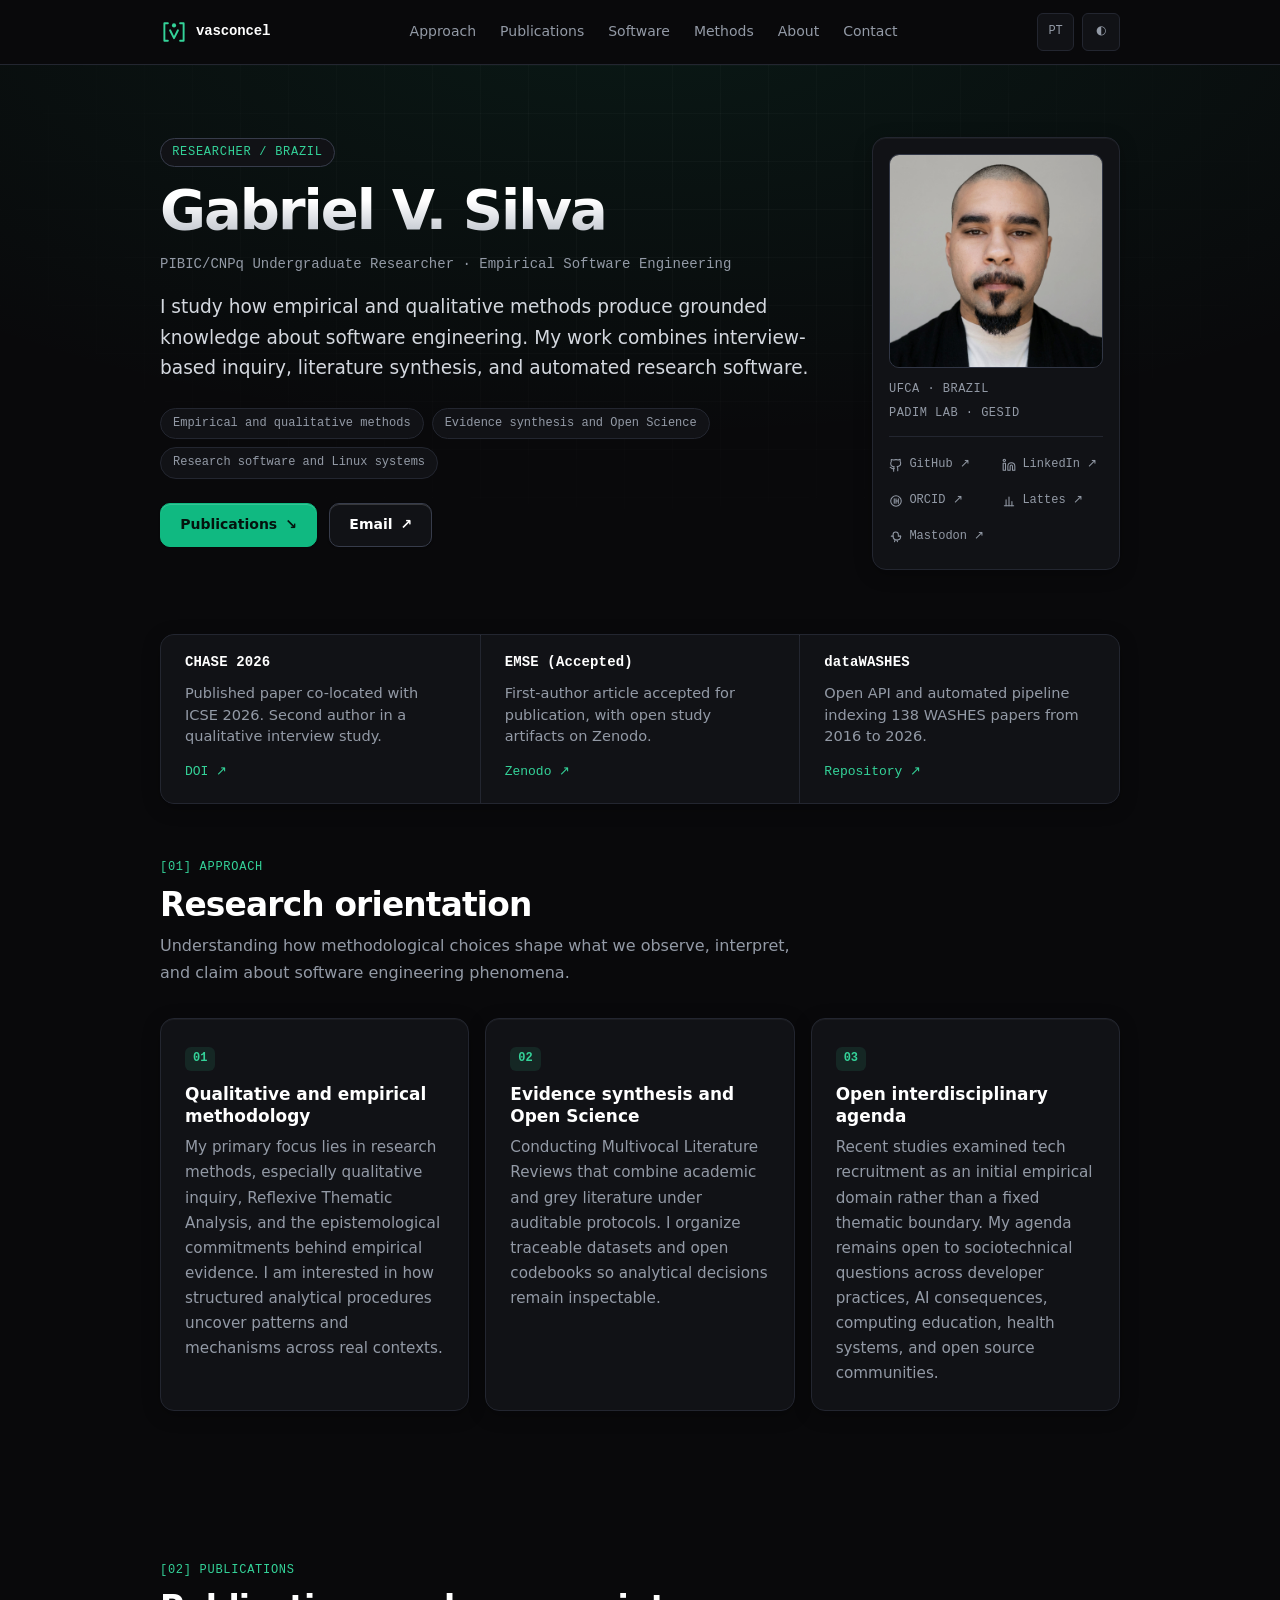
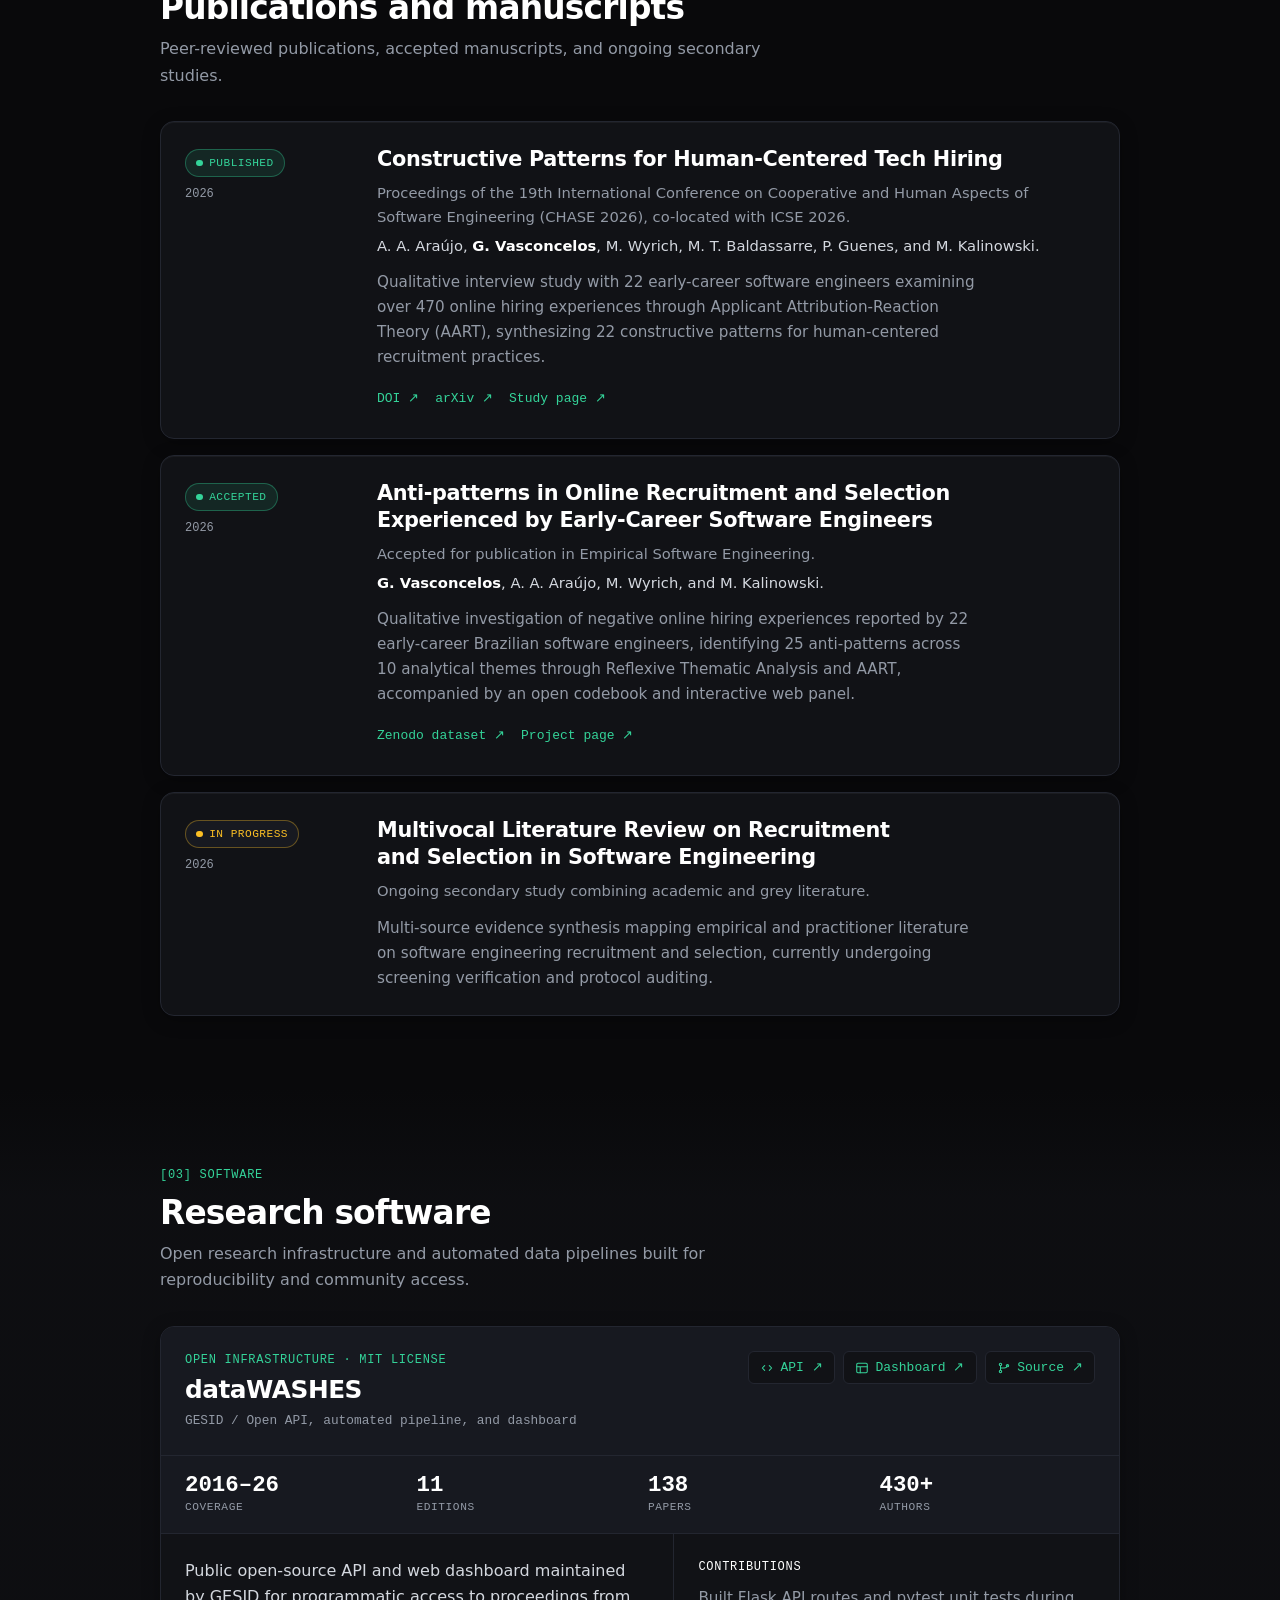
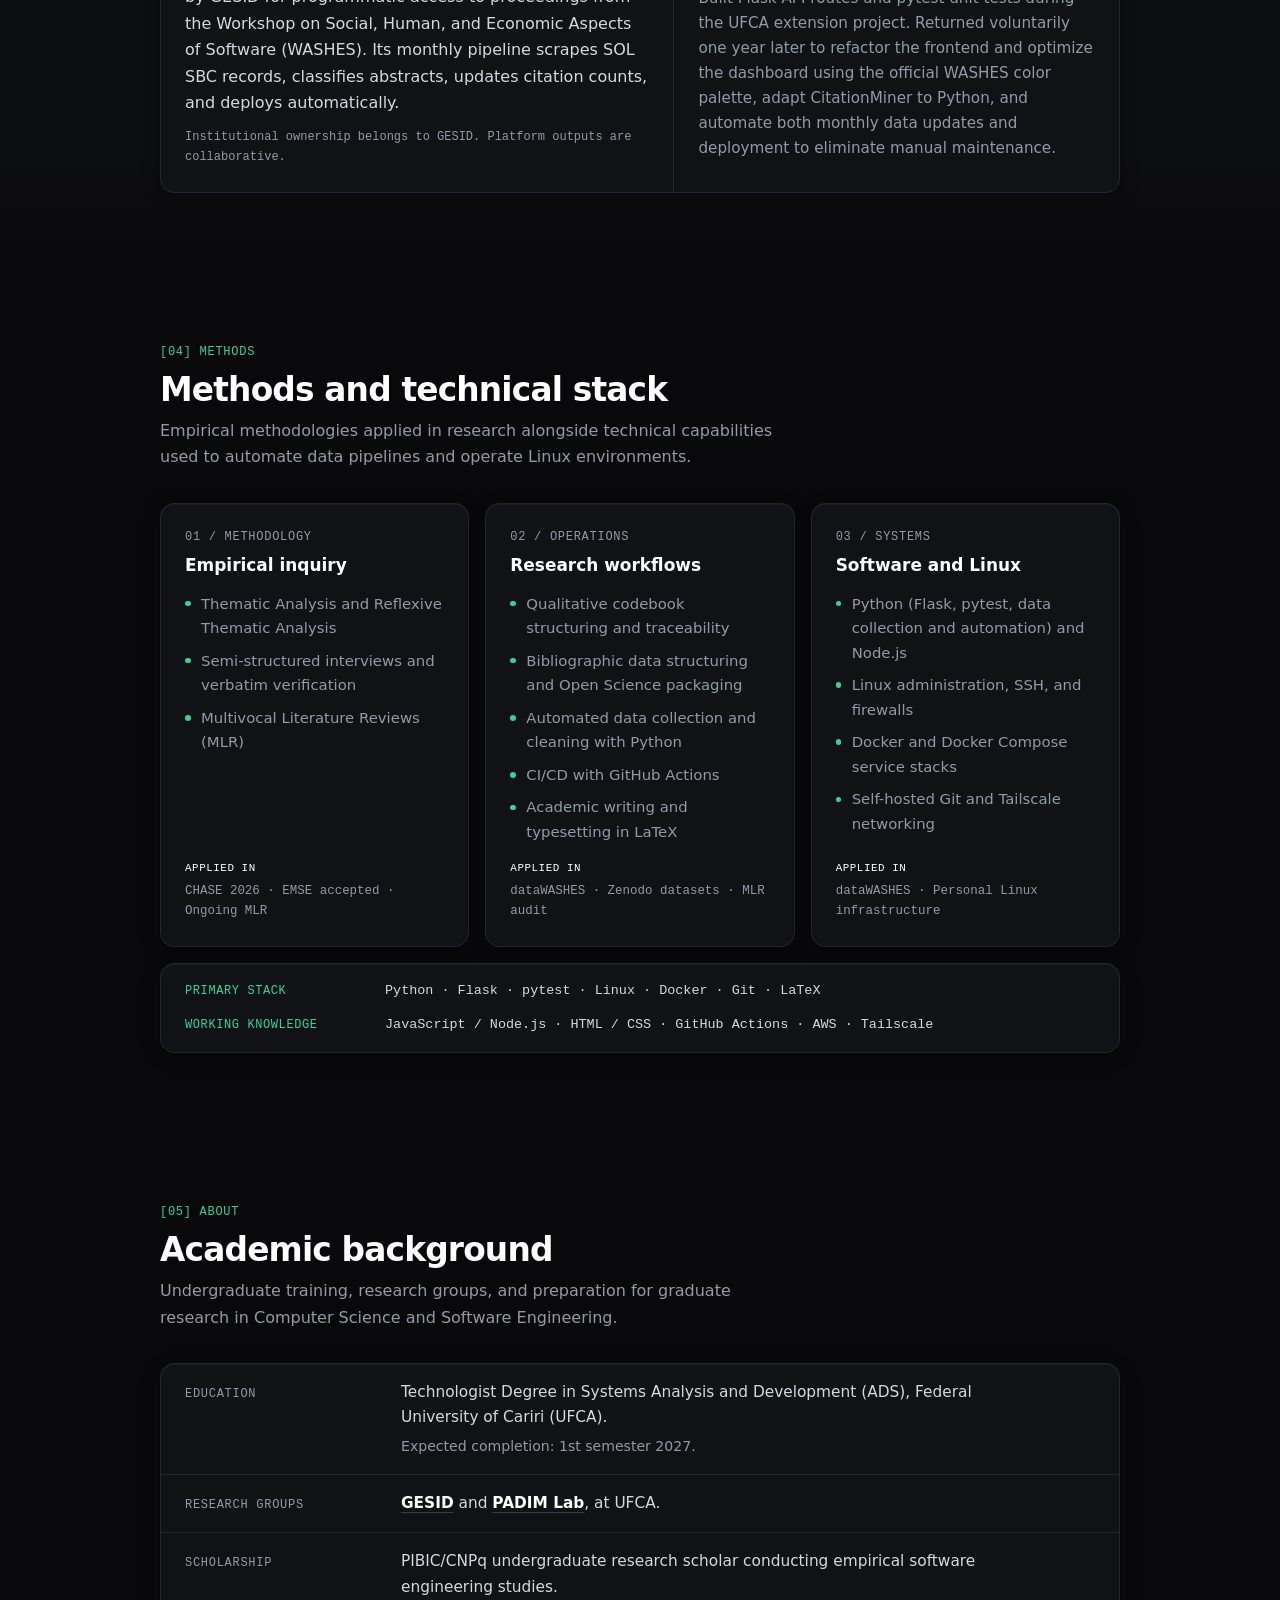
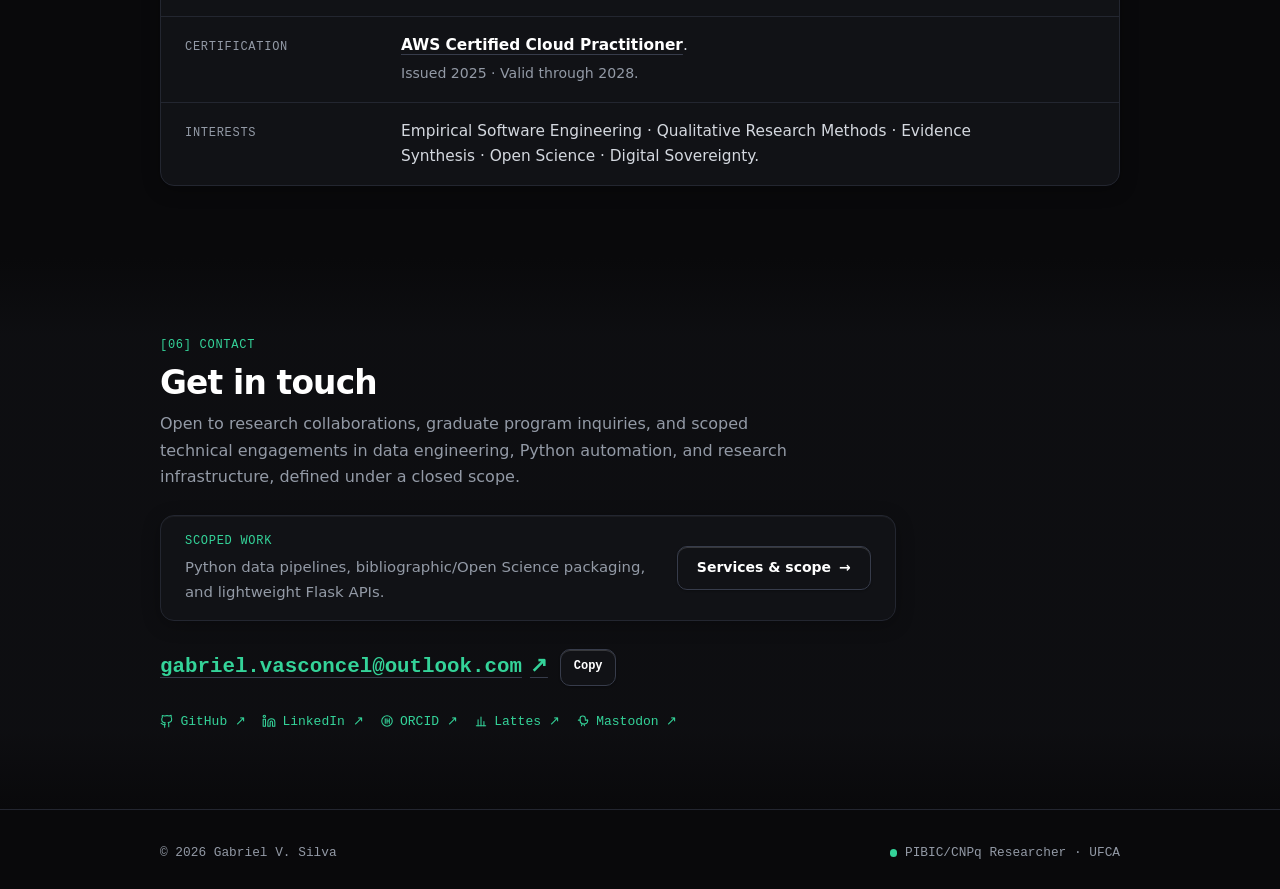
<file: index.html>
<!doctype html>
<html lang="en">
<head>
  <meta charset="utf-8">
  <meta name="viewport" content="width=device-width, initial-scale=1">
  <meta name="color-scheme" content="dark light">
  <meta name="theme-color" content="#09090b">
  <meta name="description" content="Gabriel V. Silva is a PIBIC/CNPq undergraduate researcher at UFCA focused on empirical software engineering, qualitative research methods, evidence synthesis, and open research software.">

  <meta property="og:type" content="website">
  <meta property="og:locale" content="en_US">
  <meta property="og:title" content="Gabriel V. Silva">
  <meta property="og:description" content="Empirical Software Engineering · Qualitative Methods · Evidence Synthesis · Open Science · Research Software">
  <meta property="og:url" content="https://vasconcel.github.io/">
  <meta property="og:image" content="https://vasconcel.github.io/assets/og-image.png">
  <meta property="og:image:width" content="1200">
  <meta property="og:image:height" content="630">
  <meta property="og:image:alt" content="Gabriel V. Silva">
  <meta name="twitter:card" content="summary_large_image">

  <link rel="canonical" href="https://vasconcel.github.io/">
  <link rel="alternate" hreflang="en" href="https://vasconcel.github.io/">
  <link rel="alternate" hreflang="pt-BR" href="https://vasconcel.github.io/pt/">
  <link rel="alternate" hreflang="x-default" href="https://vasconcel.github.io/">
  <link rel="icon" href="assets/favicon.svg" type="image/svg+xml">

  <script>
    try {
      if (localStorage.getItem("theme") === "light") {
        document.documentElement.setAttribute("data-theme", "light");
        document.querySelector('meta[name="theme-color"]').content = "#fafafa";
      }
    } catch (e) {}
  </script>

  <link rel="stylesheet" href="assets/styles.css">
  <title>Gabriel V. Silva</title>

  <script type="application/ld+json">
{
  "@context": "https://schema.org",
  "@graph": [
    {
      "@type": "Person",
      "@id": "https://vasconcel.github.io/#person",
      "name": "Gabriel V. Silva",
      "alternateName": [
        "Gabriel Vasconcelos",
        "G. Vasconcelos",
        "Gabriel Vasconcelos Andrade da Silva"
      ],
      "url": "https://vasconcel.github.io/",
      "email": "mailto:gabriel.vasconcel@outlook.com",
      "jobTitle": "PIBIC/CNPq Undergraduate Researcher",
      "description": "PIBIC/CNPq undergraduate researcher at UFCA studying empirical software engineering, qualitative methods, evidence synthesis, and open research software.",
      "affiliation": {
        "@type": "CollegeOrUniversity",
        "name": "Federal University of Cariri (UFCA)",
        "url": "https://www.ufca.edu.br/"
      },
      "sameAs": [
        "https://github.com/vasconcel",
        "https://www.linkedin.com/in/vasconcel/",
        "https://orcid.org/0009-0005-1736-354X",
        "http://lattes.cnpq.br/7193014410256740",
        "https://mastodon.com.br/@vasconcel"
      ]
    },
    {
      "@type": "WebSite",
      "@id": "https://vasconcel.github.io/#website",
      "url": "https://vasconcel.github.io/",
      "name": "Gabriel V. Silva",
      "author": {
        "@id": "https://vasconcel.github.io/#person"
      }
    },
    {
      "@type": "ScholarlyArticle",
      "headline": "chase2026",
      "author": {
        "@id": "https://vasconcel.github.io/#person"
      },
      "url": "https://doi.org/10.1145/3794860.3794899"
    },
    {
      "@type": "ScholarlyArticle",
      "headline": "emse2026",
      "author": {
        "@id": "https://vasconcel.github.io/#person"
      },
      "url": "https://vasconcel.github.io/",
      "sameAs": "https://gesid.github.io/papers/swe-aps-hiring"
    }
  ]
}
  </script>
</head>
<body>
  <a class="skip-link" href="#main">Skip to content</a>

  <nav class="global-nav" aria-label="Main navigation">
    <div class="container nav-inner">
      <a class="nav-brand" href="#top" aria-label="Gabriel V. Silva, back to top">
        <span class="nav-mark" aria-hidden="true">
          <svg viewBox="0 0 32 32" width="28" height="28" fill="none" stroke="currentColor" stroke-width="2.2" stroke-linecap="round" stroke-linejoin="round" focusable="false"><path d="M9 6H5v20h4"/><path d="M23 6h4v20h-4"/><path d="M11.5 14 16 23l4.5-9"/><circle cx="16" cy="8.5" r="2.4" fill="currentColor" stroke="none"/></svg>
        </span>
        <span class="nav-name">vasconcel</span>
      </a>
      <div class="nav-links">
        <a href="#research">Approach</a>
        <a href="#publications">Publications</a>
        <a href="#project">Software</a>
        <a href="#capabilities">Methods</a>
        <a href="#background">About</a>
        <a href="#contact">Contact</a>
      </div>
      <div class="nav-tools">
        <a class="lang-link" href="pt/" hreflang="pt-BR" lang="pt-BR" aria-label="Ler em português" title="Português">PT</a>
        <button class="theme-toggle" type="button" aria-label="Switch color theme" aria-pressed="false"><span aria-hidden="true">◐</span></button>
      </div>
    </div>
  </nav>

  <header class="hero" id="top">
    <div class="container hero-grid">
      <div class="hero-copy">
        <p class="kicker">Researcher / Brazil</p>
        <h1 class="hero-title">Gabriel V. Silva</h1>
        <p class="hero-role">PIBIC/CNPq Undergraduate Researcher · Empirical Software Engineering</p>
        <p class="hero-statement">I study how empirical and qualitative methods produce grounded knowledge about software engineering. My work combines interview-based inquiry, literature synthesis, and automated research software.</p>
        <ul class="hero-focus" aria-label="Core areas">
          <li>Empirical and qualitative methods</li>
          <li>Evidence synthesis and Open Science</li>
          <li>Research software and Linux systems</li>
        </ul>
        <div class="hero-actions">
          <a class="btn btn--primary" href="#publications">Publications <span aria-hidden="true">↘</span></a>
          <a class="btn btn--secondary" href="mailto:gabriel.vasconcel@outlook.com">Email <span aria-hidden="true">↗</span></a>
        </div>
      </div>

      <aside class="hero-aside" aria-label="Profile and external records">
        <figure class="portrait">
          <img class="portrait-img" src="assets/profile.jpg" alt="Portrait of Gabriel V. Silva" width="720" height="720">
          <figcaption class="portrait-caption">
            <span>UFCA · Brazil</span>
            <span>PADIM Lab · GESID</span>
          </figcaption>
        </figure>
        <div class="profile-links" aria-label="Academic and technical profiles">
          <a href="https://github.com/vasconcel" target="_blank" rel="me noopener noreferrer"><svg width="14" height="14" viewBox="0 0 24 24" fill="none" stroke="currentColor" stroke-width="1.8" stroke-linecap="round" stroke-linejoin="round" aria-hidden="true" focusable="false"><path d="M15 22v-4a4.8 4.8 0 0 0-1-3.5c3 0 6-2 6-5.5.1-1.2-.3-2.5-1-3.5.3-1.2.3-2.4 0-3.5 0 0-1 0-3 1.5a12 12 0 0 0-8 0C5 2.5 4 2.5 4 2.5c-.3 1.1-.3 2.3 0 3.5A5.4 5.4 0 0 0 3 9.5c0 3.5 3 5.5 6 5.5a4.8 4.8 0 0 0-1 3.5v4"/><path d="M9 18c-4.5 2-5-2-7-2"/></svg>GitHub ↗</a>
          <a href="https://www.linkedin.com/in/vasconcel/" target="_blank" rel="me noopener noreferrer"><svg width="14" height="14" viewBox="0 0 24 24" fill="none" stroke="currentColor" stroke-width="1.8" stroke-linecap="round" stroke-linejoin="round" aria-hidden="true" focusable="false"><path d="M16 8a6 6 0 0 1 6 6v7h-4v-7a2 2 0 0 0-2-2 2 2 0 0 0-2 2v7h-4v-7a6 6 0 0 1 6-6z"/><rect width="4" height="12" x="2" y="9"/><circle cx="4" cy="4" r="2"/></svg>LinkedIn ↗</a>
          <a href="https://orcid.org/0009-0005-1736-354X" target="_blank" rel="me noopener noreferrer"><svg width="14" height="14" viewBox="0 0 24 24" fill="none" stroke="currentColor" stroke-width="1.8" stroke-linecap="round" stroke-linejoin="round" aria-hidden="true" focusable="false"><circle cx="12" cy="12" r="9"/><path d="M9 16V8m3 0v8m0-4h4m0-4v8"/></svg>ORCID ↗</a>
          <a href="http://lattes.cnpq.br/7193014410256740" target="_blank" rel="noopener noreferrer"><svg width="14" height="14" viewBox="0 0 24 24" fill="none" stroke="currentColor" stroke-width="1.8" stroke-linecap="round" stroke-linejoin="round" aria-hidden="true" focusable="false"><path d="M4 20h16"/><path d="M7 20V10m5 10V5m5 15v-7"/></svg>Lattes ↗</a>
          <a href="https://mastodon.com.br/@vasconcel" target="_blank" rel="me noopener noreferrer"><svg width="14" height="14" viewBox="0 0 24 24" fill="none" stroke="currentColor" stroke-width="1.8" stroke-linecap="round" stroke-linejoin="round" aria-hidden="true" focusable="false"><path d="M20 10.5c0 4-2.6 6.5-6.5 6.5S7 14.5 7 10.5V8a4.5 4.5 0 0 1 9 0v2.5"/><path d="M7 10.5H4m16 0h-3M9.5 20l1-3m4 3-1-3"/></svg>Mastodon ↗</a>
        </div>
      </aside>
    </div>
  </header>

  <main id="main">
    <div class="proof" role="region" aria-label="Summary highlights">
      <div class="container">
        <ul class="proof-list">
          <li>
            <strong>CHASE 2026</strong>
            <span>Published paper co-located with ICSE 2026. Second author in a qualitative interview study.</span>
            <a class="link-arrow" href="https://doi.org/10.1145/3794860.3794899" target="_blank" rel="noopener noreferrer">DOI ↗</a>
          </li>
          <li>
            <strong>EMSE (Accepted)</strong>
            <span>First-author article accepted for publication, with open study artifacts on Zenodo.</span>
            <a class="link-arrow" href="https://doi.org/10.5281/zenodo.17552394" target="_blank" rel="noopener noreferrer">Zenodo ↗</a>
          </li>
          <li>
            <strong>dataWASHES</strong>
            <span>Open API and automated pipeline indexing 138 WASHES papers from 2016 to 2026.</span>
            <a class="link-arrow" href="https://github.com/gesid/dataWASHES" target="_blank" rel="noopener noreferrer">Repository ↗</a>
          </li>
        </ul>
      </div>
    </div>

    <section class="section" id="research" aria-labelledby="research-title">
      <div class="container">
        <header class="section-head">
          <p class="section-kicker">[01] Approach</p>
          <h2 class="section-title" id="research-title">Research orientation</h2>
          <p class="section-lead">Understanding how methodological choices shape what we observe, interpret, and claim about software engineering phenomena.</p>
        </header>
        <ol class="research-index">
          <li>
            <h3 class="index-title">Qualitative and empirical methodology</h3>
            <p class="index-text">My primary focus lies in research methods, especially qualitative inquiry, Reflexive Thematic Analysis, and the epistemological commitments behind empirical evidence. I am interested in how structured analytical procedures uncover patterns and mechanisms across real contexts.</p>
          </li>
          <li>
            <h3 class="index-title">Evidence synthesis and Open Science</h3>
            <p class="index-text">Conducting Multivocal Literature Reviews that combine academic and grey literature under auditable protocols. I organize traceable datasets and open codebooks so analytical decisions remain inspectable.</p>
          </li>
          <li>
            <h3 class="index-title">Open interdisciplinary agenda</h3>
            <p class="index-text">Recent studies examined tech recruitment as an initial empirical domain rather than a fixed thematic boundary. My agenda remains open to sociotechnical questions across developer practices, AI consequences, computing education, health systems, and open source communities.</p>
          </li>
        </ol>
      </div>
    </section>

    <section class="section" id="publications" aria-labelledby="publications-title">
      <div class="container">
        <header class="section-head">
          <p class="section-kicker">[02] Publications</p>
          <h2 class="section-title" id="publications-title">Publications and manuscripts</h2>
          <p class="section-lead">Peer-reviewed publications, accepted manuscripts, and ongoing secondary studies.</p>
        </header>
        <ol class="publication-list">
          <li class="publication">
            <div class="pub-rail">
              <span class="status status--published">Published</span>
              <span class="pub-year">2026</span>
            </div>
            <div class="pub-main">
              <h3 class="pub-title"><a href="https://doi.org/10.1145/3794860.3794899" target="_blank" rel="noopener noreferrer">Constructive Patterns for Human-Centered Tech Hiring</a></h3>
              <p class="pub-venue">Proceedings of the 19th International Conference on Cooperative and Human Aspects of Software Engineering (CHASE 2026), co-located with ICSE 2026.</p>
              <p class="pub-authors">A. A. Araújo, <strong>G. Vasconcelos</strong>, M. Wyrich, M. T. Baldassarre, P. Guenes, and M. Kalinowski.</p>
              <p class="pub-abstract">Qualitative interview study with 22 early-career software engineers examining over 470 online hiring experiences through Applicant Attribution-Reaction Theory (AART), synthesizing 22 constructive patterns for human-centered recruitment practices.</p>
              <div class="entry-links">
                <a class="link-arrow" href="https://doi.org/10.1145/3794860.3794899" target="_blank" rel="noopener noreferrer">DOI ↗</a>
                <a class="link-arrow" href="https://arxiv.org/abs/2602.13845" target="_blank" rel="noopener noreferrer">arXiv ↗</a>
                <a class="link-arrow" href="https://gesid.github.io/papers/swe-cps-hiring/" target="_blank" rel="noopener noreferrer">Study page ↗</a>
              </div>
            </div>
          </li>
          <li class="publication">
            <div class="pub-rail">
              <span class="status status--accepted">Accepted</span>
              <span class="pub-year">2026</span>
            </div>
            <div class="pub-main">
              <h3 class="pub-title"><a href="https://gesid.github.io/papers/swe-aps-hiring" target="_blank" rel="noopener noreferrer">Anti-patterns in Online Recruitment and Selection Experienced by Early-Career Software Engineers</a></h3>
              <p class="pub-venue">Accepted for publication in Empirical Software Engineering.</p>
              <p class="pub-authors"><strong>G. Vasconcelos</strong>, A. A. Araújo, M. Wyrich, and M. Kalinowski.</p>
              <p class="pub-abstract">Qualitative investigation of negative online hiring experiences reported by 22 early-career Brazilian software engineers, identifying 25 anti-patterns across 10 analytical themes through Reflexive Thematic Analysis and AART, accompanied by an open codebook and interactive web panel.</p>
              <div class="entry-links">
                <a class="link-arrow" href="https://doi.org/10.5281/zenodo.17552394" target="_blank" rel="noopener noreferrer">Zenodo dataset ↗</a>
                <a class="link-arrow" href="https://gesid.github.io/papers/swe-aps-hiring" target="_blank" rel="noopener noreferrer">Project page ↗</a>
              </div>
            </div>
          </li>
          <li class="publication">
            <div class="pub-rail">
              <span class="status status--progress">In progress</span>
              <span class="pub-year">2026</span>
            </div>
            <div class="pub-main">
              <h3 class="pub-title">Multivocal Literature Review on Recruitment and Selection in Software Engineering</h3>
              <p class="pub-venue">Ongoing secondary study combining academic and grey literature.</p>
              <p class="pub-abstract">Multi-source evidence synthesis mapping empirical and practitioner literature on software engineering recruitment and selection, currently undergoing screening verification and protocol auditing.</p>
            </div>
          </li>
        </ol>
      </div>
    </section>

    <section class="section" id="project" aria-labelledby="work-title">
      <div class="container">
        <header class="section-head">
          <p class="section-kicker">[03] Software</p>
          <h2 class="section-title" id="work-title">Research software</h2>
          <p class="section-lead">Open research infrastructure and automated data pipelines built for reproducibility and community access.</p>
        </header>
        <article class="project" aria-labelledby="datawashes-title">
          <header class="project-masthead">
            <div class="project-id">
              <p class="project-tag">Open infrastructure · MIT License</p>
              <h3 class="project-name" id="datawashes-title">dataWASHES</h3>
              <p class="project-repo">GESID / Open API, automated pipeline, and dashboard</p>
            </div>
            <div class="project-actions">
              <a class="link-arrow" href="https://datawashes.pythonanywhere.com/" target="_blank" rel="noopener noreferrer"><svg width="14" height="14" viewBox="0 0 24 24" fill="none" stroke="currentColor" stroke-width="1.8" stroke-linecap="round" stroke-linejoin="round" aria-hidden="true" focusable="false"><path d="m8 8-4 4 4 4m8-8 4 4-4 4"/></svg>API ↗</a>
              <a class="link-arrow" href="https://datawashes.pythonanywhere.com/dashboard" target="_blank" rel="noopener noreferrer"><svg width="14" height="14" viewBox="0 0 24 24" fill="none" stroke="currentColor" stroke-width="1.8" stroke-linecap="round" stroke-linejoin="round" aria-hidden="true" focusable="false"><rect x="3" y="4" width="18" height="16" rx="2"/><path d="M3 10h18M9 10v10"/></svg>Dashboard ↗</a>
              <a class="link-arrow" href="https://github.com/gesid/dataWASHES" target="_blank" rel="noopener noreferrer"><svg width="14" height="14" viewBox="0 0 24 24" fill="none" stroke="currentColor" stroke-width="1.8" stroke-linecap="round" stroke-linejoin="round" aria-hidden="true" focusable="false"><circle cx="6" cy="6" r="2"/><circle cx="6" cy="18" r="2"/><circle cx="18" cy="8" r="2"/><path d="M6 8v8m0-4h6a6 6 0 0 0 6-4"/></svg>Source ↗</a>
            </div>
          </header>
          <div class="project-body">
            <p class="project-lede">Public open-source API and web dashboard maintained by GESID for programmatic access to proceedings from the Workshop on Social, Human, and Economic Aspects of Software (WASHES). Its monthly pipeline scrapes SOL SBC records, classifies abstracts, updates citation counts, and deploys automatically.</p>
            <p class="project-attribution">Institutional ownership belongs to GESID. Platform outputs are collaborative.</p>
          </div>
          <dl class="project-stats" aria-label="Dataset coverage">
            <div class="stat"><dt>Coverage</dt><dd>2016–26</dd></div>
            <div class="stat"><dt>Editions</dt><dd>11</dd></div>
            <div class="stat"><dt>Papers</dt><dd>138</dd></div>
            <div class="stat"><dt>Authors</dt><dd>430+</dd></div>
          </dl>
          <div class="project-role">
            <p class="project-role-label">Contributions</p>
            <p class="project-role-text">Built Flask API routes and pytest unit tests during the UFCA extension project. Returned voluntarily one year later to refactor the frontend and optimize the dashboard using the official WASHES color palette, adapt CitationMiner to Python, and automate both monthly data updates and deployment to eliminate manual maintenance.</p>
          </div>
        </article>
      </div>
    </section>

    <section class="section" id="capabilities" aria-labelledby="capabilities-title">
      <div class="container">
        <header class="section-head">
          <p class="section-kicker">[04] Methods</p>
          <h2 class="section-title" id="capabilities-title">Methods and technical stack</h2>
          <p class="section-lead">Empirical methodologies applied in research alongside technical capabilities used to automate data pipelines and operate Linux environments.</p>
        </header>
        <div class="capability-list">
          <article class="capability">
            <div class="capability-head">
              <p class="capability-index">01 / Methodology</p>
              <h3 class="capability-title">Empirical inquiry</h3>
            </div>
            <ul class="capability-items">
              <li>Thematic Analysis and Reflexive Thematic Analysis</li>
              <li>Semi-structured interviews and verbatim verification</li>
              <li>Multivocal Literature Reviews (MLR)</li>
            </ul>
            <p class="capability-evidence"><span>Applied in</span>CHASE 2026 · EMSE accepted · Ongoing MLR</p>
          </article>
          <article class="capability">
            <div class="capability-head">
              <p class="capability-index">02 / Operations</p>
              <h3 class="capability-title">Research workflows</h3>
            </div>
            <ul class="capability-items">
              <li>Qualitative codebook structuring and traceability</li>
              <li>Bibliographic data structuring and Open Science packaging</li>
              <li>Automated data collection and cleaning with Python</li>
              <li>CI/CD with GitHub Actions</li>
              <li>Academic writing and typesetting in LaTeX</li>
            </ul>
            <p class="capability-evidence"><span>Applied in</span>dataWASHES · Zenodo datasets · MLR audit</p>
          </article>
          <article class="capability">
            <div class="capability-head">
              <p class="capability-index">03 / Systems</p>
              <h3 class="capability-title">Software and Linux</h3>
            </div>
            <ul class="capability-items">
              <li>Python (Flask, pytest, data collection and automation) and Node.js</li>
              <li>Linux administration, SSH, and firewalls</li>
              <li>Docker and Docker Compose service stacks</li>
              <li>Self-hosted Git and Tailscale networking</li>
            </ul>
            <p class="capability-evidence"><span>Applied in</span>dataWASHES · Personal Linux infrastructure</p>
          </article>
        </div>
        <div class="tools-line">
          <p><span>Primary stack</span> Python · Flask · pytest · Linux · Docker · Git · LaTeX</p>
          <p><span>Working knowledge</span> JavaScript / Node.js · HTML / CSS · GitHub Actions · AWS · Tailscale</p>
        </div>
      </div>
    </section>

    <section class="section" id="background" aria-labelledby="background-title">
      <div class="container">
        <header class="section-head">
          <p class="section-kicker">[05] About</p>
          <h2 class="section-title" id="background-title">Academic background</h2>
          <p class="section-lead">Undergraduate training, research groups, and preparation for graduate research in Computer Science and Software Engineering.</p>
        </header>
        <div class="facts">
          <div class="fact">
            <h3 class="fact-label">Education</h3>
            <p class="fact-value">Technologist Degree in Systems Analysis and Development (ADS), Federal University of Cariri (UFCA). <span class="fact-note">Expected completion: 1st semester 2027.</span></p>
          </div>
          <div class="fact">
            <h3 class="fact-label">Research groups</h3>
            <p class="fact-value"><a class="fact-link" href="https://gesid.github.io/" target="_blank" rel="noopener noreferrer">GESID</a> and <a class="fact-link" href="http://dgp.cnpq.br/dgp/espelhogrupo/790337" target="_blank" rel="noopener noreferrer">PADIM Lab</a>, at UFCA.</p>
          </div>
          <div class="fact">
            <h3 class="fact-label">Scholarship</h3>
            <p class="fact-value">PIBIC/CNPq undergraduate research scholar conducting empirical software engineering studies.</p>
          </div>
          <div class="fact">
            <h3 class="fact-label">Certification</h3>
            <p class="fact-value"><a class="fact-link" href="https://www.credly.com/badges/2e2439c9-6cc6-4401-9c5e-c247107fe72a/public_url" target="_blank" rel="noopener noreferrer">AWS Certified Cloud Practitioner</a>. <span class="fact-note">Issued 2025 · Valid through 2028.</span></p>
          </div>
          <div class="fact">
            <h3 class="fact-label">Interests</h3>
            <p class="fact-value">Empirical Software Engineering · Qualitative Research Methods · Evidence Synthesis · Open Science · Digital Sovereignty.</p>
          </div>
        </div>
      </div>
    </section>

    <section class="section section--contact" id="contact" aria-labelledby="contact-title">
      <div class="container">
        <header class="section-head">
          <p class="section-kicker">[06] Contact</p>
          <h2 class="section-title" id="contact-title">Get in touch</h2>
          <p class="section-lead">Open to research collaborations, graduate program inquiries, and scoped technical engagements in data engineering, Python automation, and research infrastructure, defined under a closed scope.</p>
        </header>
        <div class="services-cta">
          <div class="services-cta-copy">
            <p class="services-cta-kicker">Scoped work</p>
            <p class="services-cta-text">Python data pipelines, bibliographic/Open Science packaging, and lightweight Flask APIs.</p>
          </div>
          <a class="btn" href="services/">Services &amp; scope <span aria-hidden="true">→</span></a>
        </div>
        <div class="email-row">
          <a class="email-link" href="mailto:gabriel.vasconcel@outlook.com">gabriel.vasconcel@outlook.com <span class="email-link-icon" aria-hidden="true">↗</span></a>
          <button class="btn btn--copy" type="button" data-copy-email="gabriel.vasconcel@outlook.com" data-label-default="Copy" data-label-copied="Copied">Copy</button>
          <span class="sr-only" aria-live="polite" id="copy-status"></span>
        </div>
        <div class="closing-links" aria-label="External profiles">
          <a class="link-arrow" href="https://github.com/vasconcel" target="_blank" rel="me noopener noreferrer"><svg width="14" height="14" viewBox="0 0 24 24" fill="none" stroke="currentColor" stroke-width="1.8" stroke-linecap="round" stroke-linejoin="round" aria-hidden="true" focusable="false"><path d="M15 22v-4a4.8 4.8 0 0 0-1-3.5c3 0 6-2 6-5.5.1-1.2-.3-2.5-1-3.5.3-1.2.3-2.4 0-3.5 0 0-1 0-3 1.5a12 12 0 0 0-8 0C5 2.5 4 2.5 4 2.5c-.3 1.1-.3 2.3 0 3.5A5.4 5.4 0 0 0 3 9.5c0 3.5 3 5.5 6 5.5a4.8 4.8 0 0 0-1 3.5v4"/><path d="M9 18c-4.5 2-5-2-7-2"/></svg>GitHub ↗</a>
          <a class="link-arrow" href="https://www.linkedin.com/in/vasconcel/" target="_blank" rel="me noopener noreferrer"><svg width="14" height="14" viewBox="0 0 24 24" fill="none" stroke="currentColor" stroke-width="1.8" stroke-linecap="round" stroke-linejoin="round" aria-hidden="true" focusable="false"><path d="M16 8a6 6 0 0 1 6 6v7h-4v-7a2 2 0 0 0-2-2 2 2 0 0 0-2 2v7h-4v-7a6 6 0 0 1 6-6z"/><rect width="4" height="12" x="2" y="9"/><circle cx="4" cy="4" r="2"/></svg>LinkedIn ↗</a>
          <a class="link-arrow" href="https://orcid.org/0009-0005-1736-354X" target="_blank" rel="me noopener noreferrer"><svg width="14" height="14" viewBox="0 0 24 24" fill="none" stroke="currentColor" stroke-width="1.8" stroke-linecap="round" stroke-linejoin="round" aria-hidden="true" focusable="false"><circle cx="12" cy="12" r="9"/><path d="M9 16V8m3 0v8m0-4h4m0-4v8"/></svg>ORCID ↗</a>
          <a class="link-arrow" href="http://lattes.cnpq.br/7193014410256740" target="_blank" rel="noopener noreferrer"><svg width="14" height="14" viewBox="0 0 24 24" fill="none" stroke="currentColor" stroke-width="1.8" stroke-linecap="round" stroke-linejoin="round" aria-hidden="true" focusable="false"><path d="M4 20h16"/><path d="M7 20V10m5 10V5m5 15v-7"/></svg>Lattes ↗</a>
          <a class="link-arrow" href="https://mastodon.com.br/@vasconcel" target="_blank" rel="me noopener noreferrer"><svg width="14" height="14" viewBox="0 0 24 24" fill="none" stroke="currentColor" stroke-width="1.8" stroke-linecap="round" stroke-linejoin="round" aria-hidden="true" focusable="false"><path d="M20 10.5c0 4-2.6 6.5-6.5 6.5S7 14.5 7 10.5V8a4.5 4.5 0 0 1 9 0v2.5"/><path d="M7 10.5H4m16 0h-3M9.5 20l1-3m4 3-1-3"/></svg>Mastodon ↗</a>
        </div>
      </div>
    </section>
  </main>

  <footer class="site-footer">
    <div class="container footer-inner">
      <p>© <span id="year">2026</span> Gabriel V. Silva</p>
      <p class="footer-status"><span aria-hidden="true"></span> PIBIC/CNPq Researcher · UFCA</p>
    </div>
  </footer>

  <script src="scripts/main.js"></script>
</body>
</html>
</file>
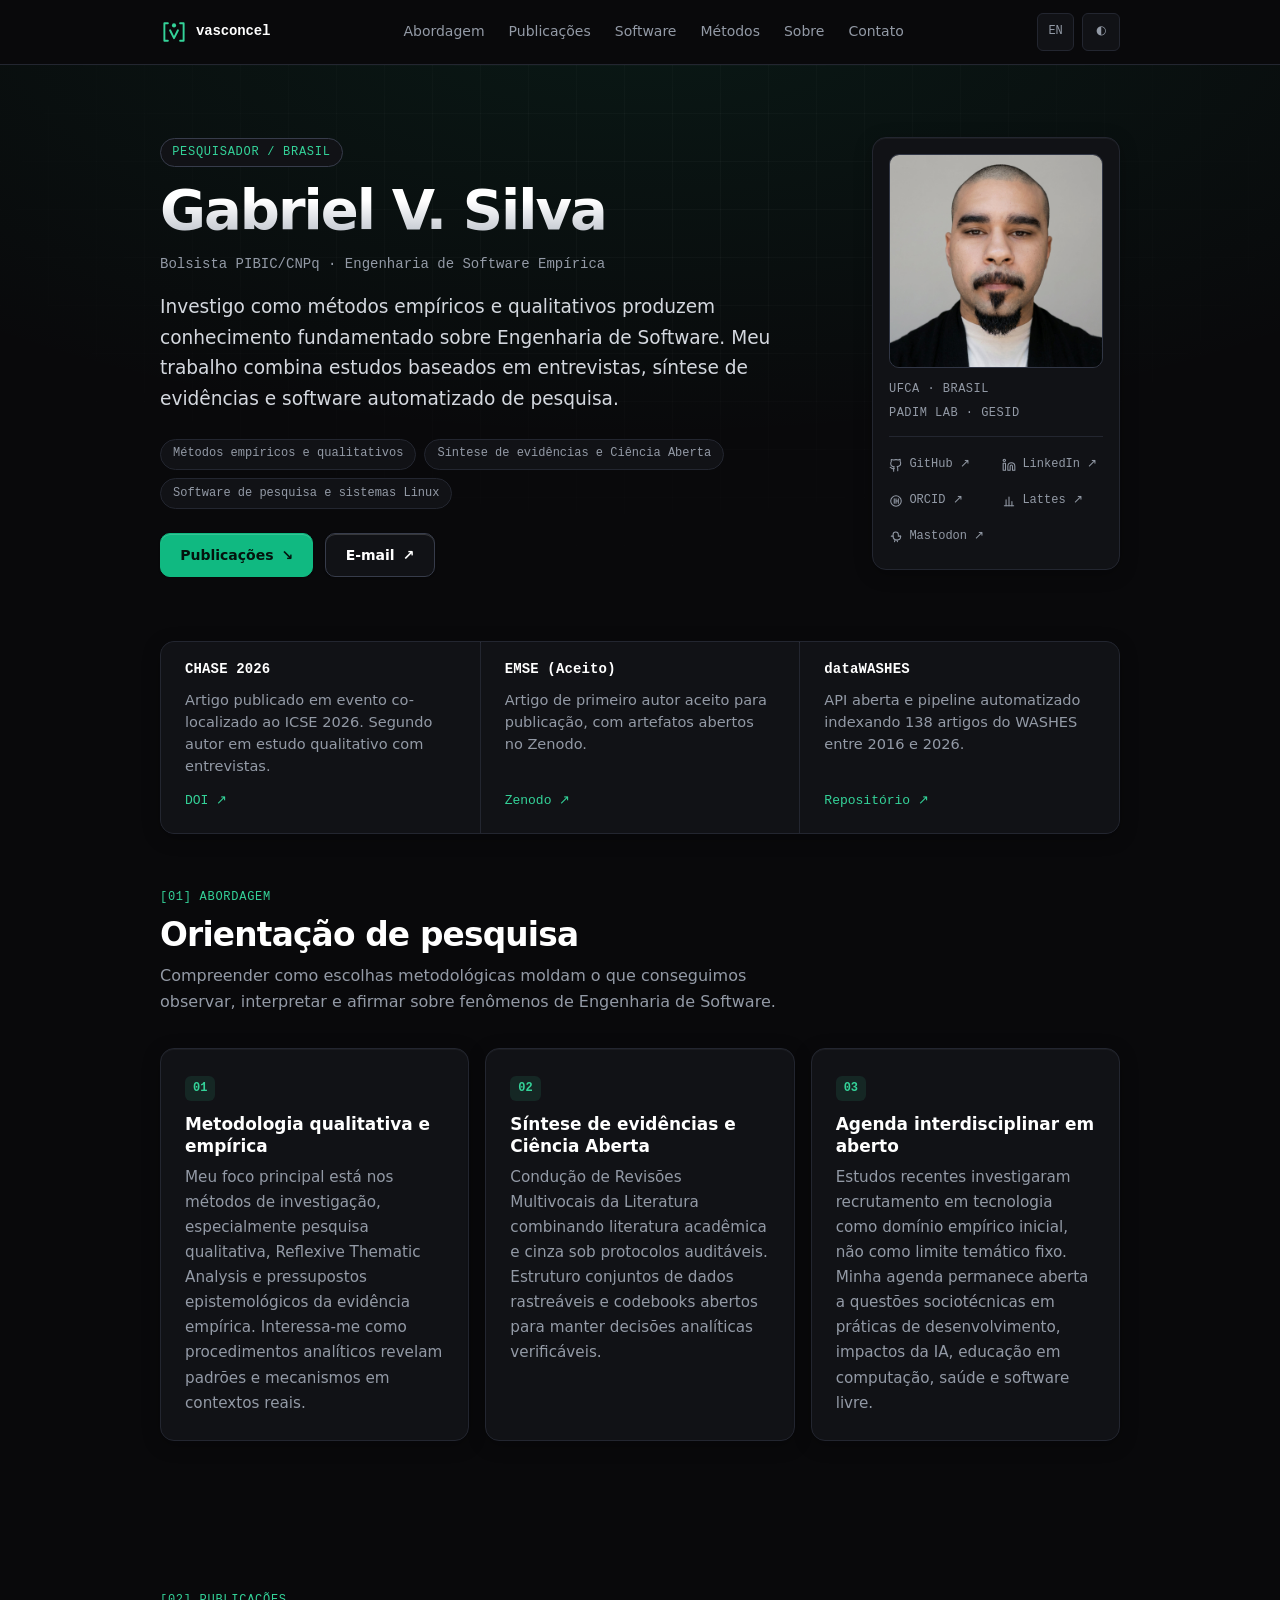
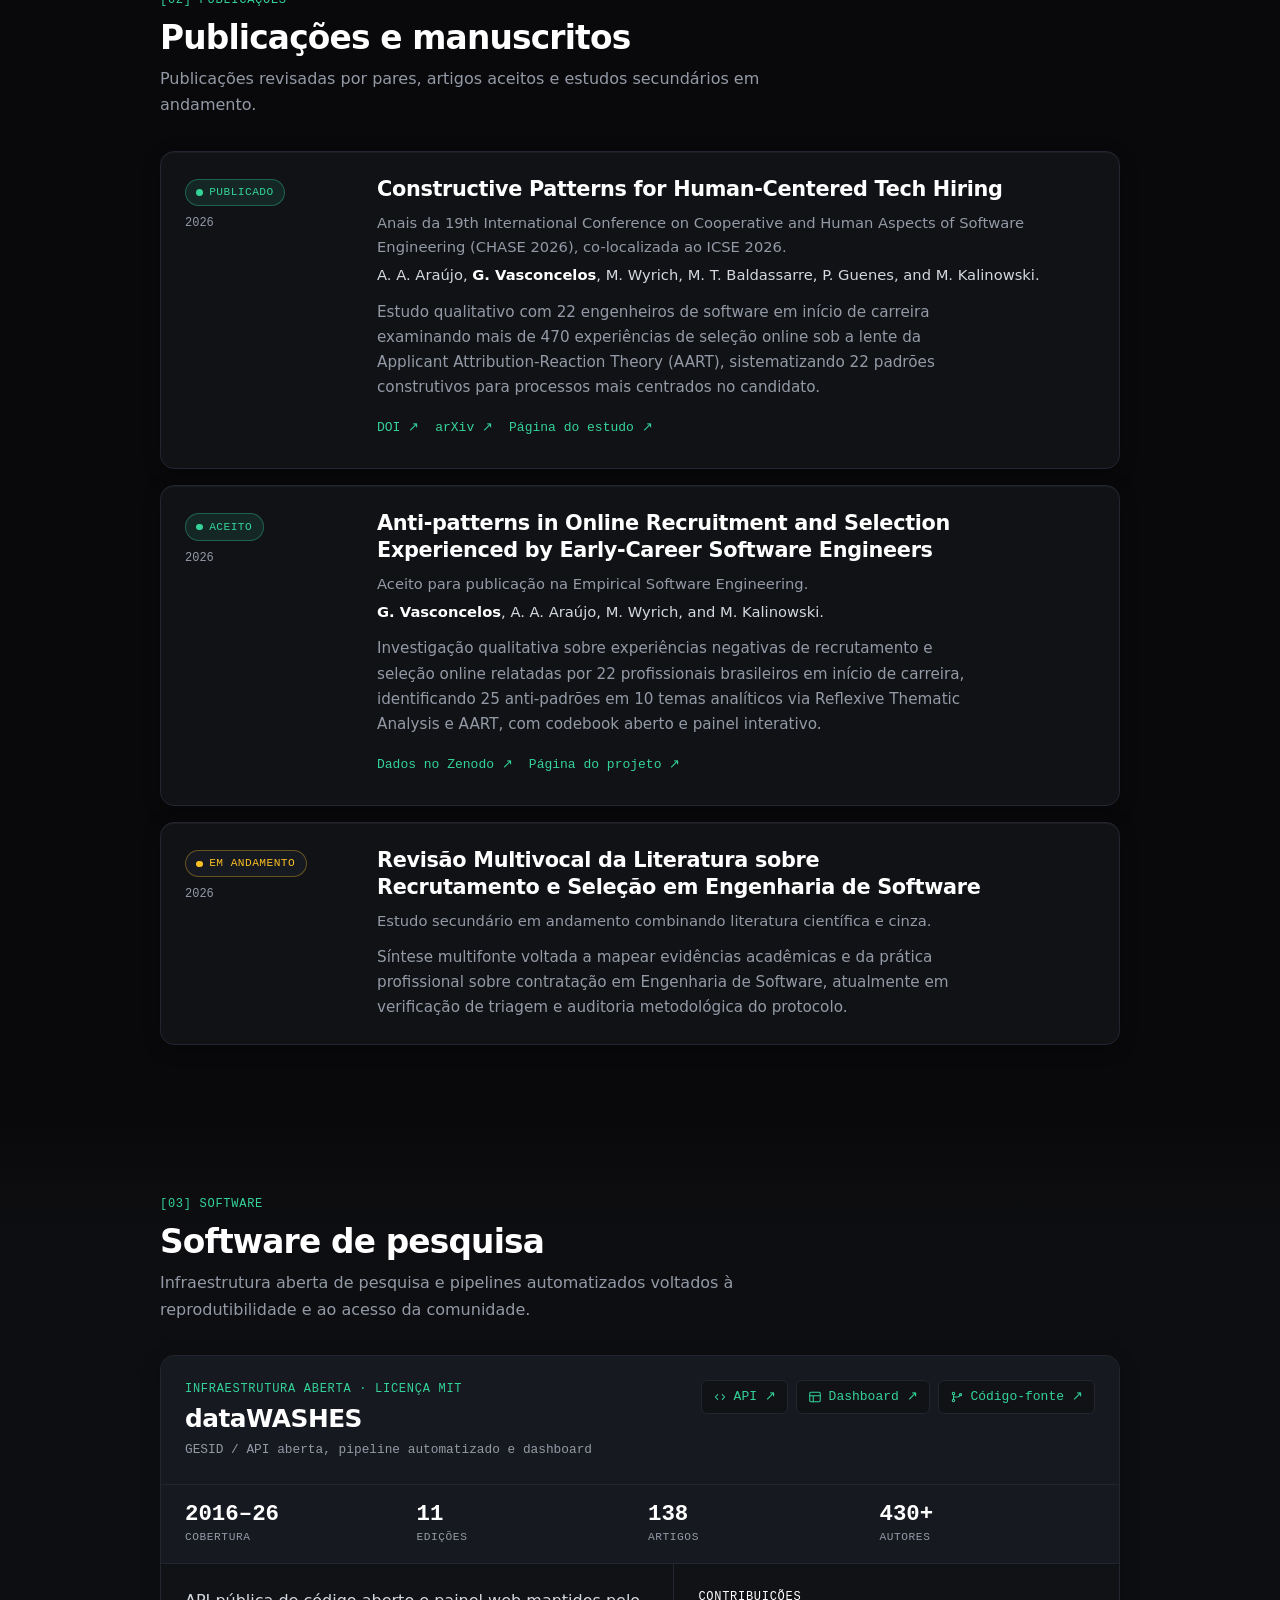
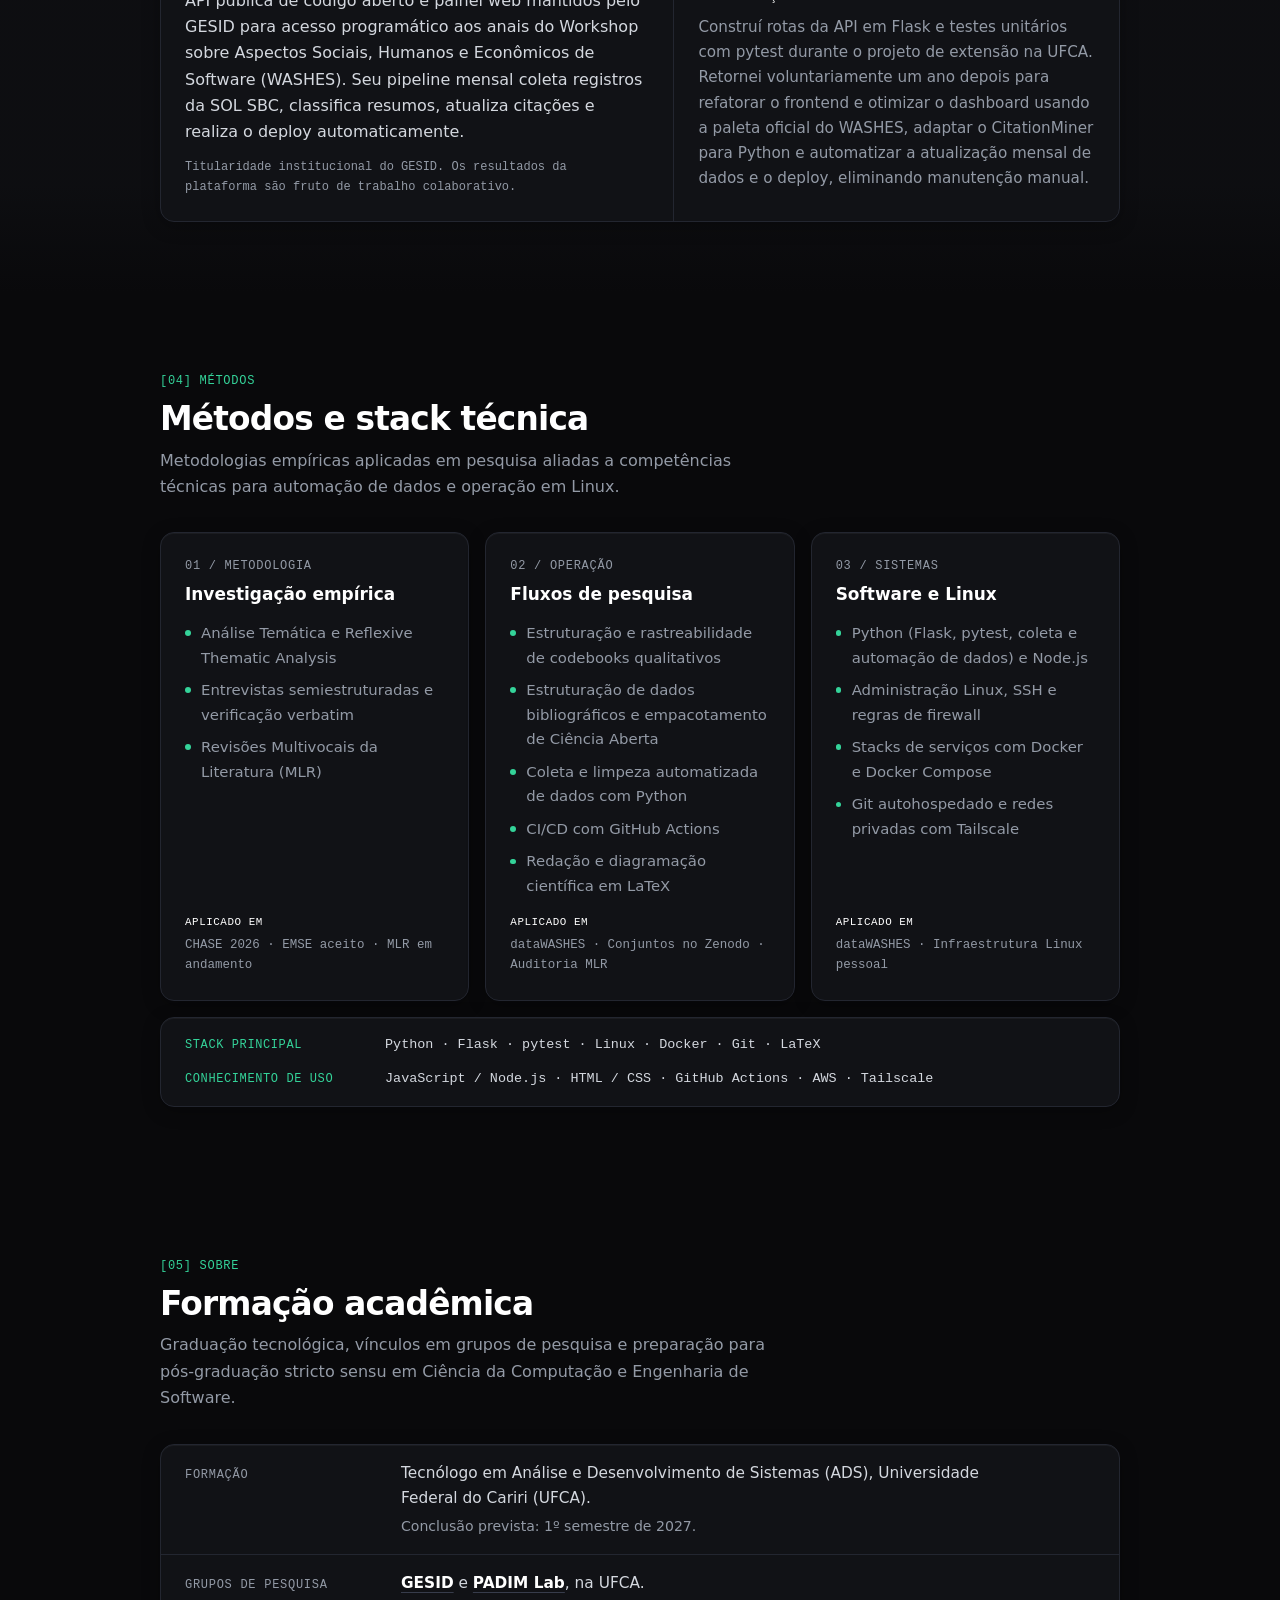
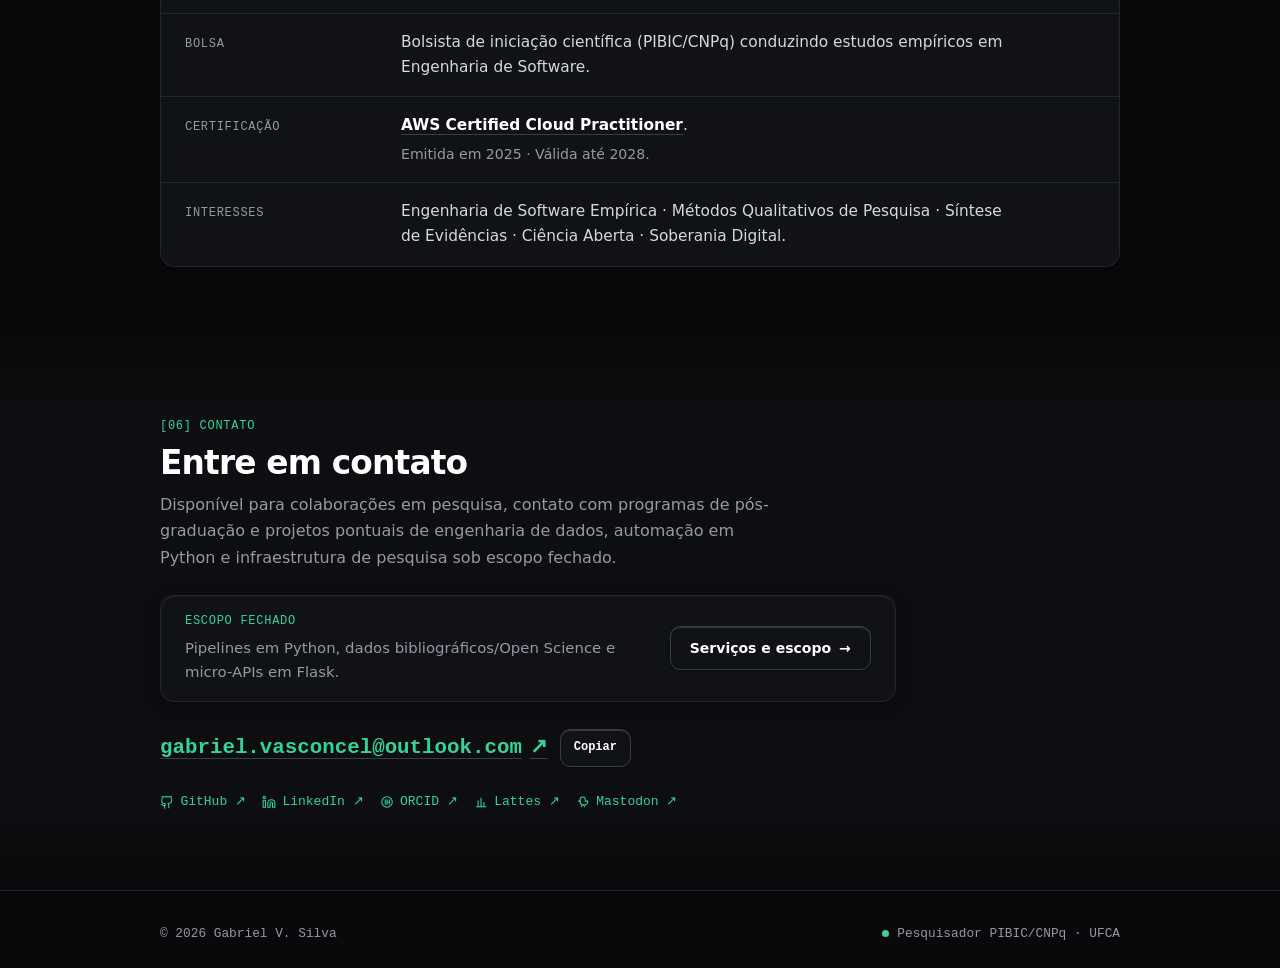
<file: pt/index.html>
<!doctype html>
<html lang="pt-BR">
<head>
  <meta charset="utf-8">
  <meta name="viewport" content="width=device-width, initial-scale=1">
  <meta name="color-scheme" content="dark light">
  <meta name="theme-color" content="#09090b">
  <meta name="description" content="Gabriel V. Silva é bolsista de iniciação científica (PIBIC/CNPq) na UFCA, atuando em Engenharia de Software Empírica, métodos qualitativos de pesquisa, síntese de evidências e software aberto de pesquisa.">

  <meta property="og:type" content="website">
  <meta property="og:locale" content="pt_BR">
  <meta property="og:title" content="Gabriel V. Silva">
  <meta property="og:description" content="Engenharia de Software Empírica · Métodos Qualitativos · Síntese de Evidências · Ciência Aberta · Software de Pesquisa">
  <meta property="og:url" content="https://vasconcel.github.io/pt/">
  <meta property="og:image" content="https://vasconcel.github.io/assets/og-image.png">
  <meta property="og:image:width" content="1200">
  <meta property="og:image:height" content="630">
  <meta property="og:image:alt" content="Gabriel V. Silva">
  <meta name="twitter:card" content="summary_large_image">

  <link rel="canonical" href="https://vasconcel.github.io/pt/">
  <link rel="alternate" hreflang="en" href="https://vasconcel.github.io/">
  <link rel="alternate" hreflang="pt-BR" href="https://vasconcel.github.io/pt/">
  <link rel="alternate" hreflang="x-default" href="https://vasconcel.github.io/">
  <link rel="icon" href="../assets/favicon.svg" type="image/svg+xml">

  <script>
    try {
      if (localStorage.getItem("theme") === "light") {
        document.documentElement.setAttribute("data-theme", "light");
        document.querySelector('meta[name="theme-color"]').content = "#fafafa";
      }
    } catch (e) {}
  </script>

  <link rel="stylesheet" href="../assets/styles.css">
  <title>Gabriel V. Silva</title>

  <script type="application/ld+json">
{
  "@context": "https://schema.org",
  "@graph": [
    {
      "@type": "Person",
      "@id": "https://vasconcel.github.io/#person",
      "name": "Gabriel V. Silva",
      "alternateName": [
        "Gabriel Vasconcelos",
        "G. Vasconcelos",
        "Gabriel Vasconcelos Andrade da Silva"
      ],
      "url": "https://vasconcel.github.io/",
      "email": "mailto:gabriel.vasconcel@outlook.com",
      "jobTitle": "Bolsista de Iniciação Científica (PIBIC/CNPq)",
      "description": "Graduando e pesquisador PIBIC/CNPq na UFCA com atuação em Engenharia de Software Empírica, métodos qualitativos, síntese de evidências e software de apoio à pesquisa.",
      "affiliation": {
        "@type": "CollegeOrUniversity",
        "name": "Universidade Federal do Cariri (UFCA)",
        "url": "https://www.ufca.edu.br/"
      },
      "sameAs": [
        "https://github.com/vasconcel",
        "https://www.linkedin.com/in/vasconcel/",
        "https://orcid.org/0009-0005-1736-354X",
        "http://lattes.cnpq.br/7193014410256740",
        "https://mastodon.com.br/@vasconcel"
      ]
    },
    {
      "@type": "WebSite",
      "@id": "https://vasconcel.github.io/#website",
      "url": "https://vasconcel.github.io/",
      "name": "Gabriel V. Silva",
      "author": {
        "@id": "https://vasconcel.github.io/#person"
      }
    },
    {
      "@type": "ScholarlyArticle",
      "headline": "chase2026",
      "author": {
        "@id": "https://vasconcel.github.io/#person"
      },
      "url": "https://doi.org/10.1145/3794860.3794899"
    },
    {
      "@type": "ScholarlyArticle",
      "headline": "emse2026",
      "author": {
        "@id": "https://vasconcel.github.io/#person"
      },
      "url": "https://vasconcel.github.io/",
      "sameAs": "https://gesid.github.io/papers/swe-aps-hiring"
    }
  ]
}
  </script>
</head>
<body>
  <a class="skip-link" href="#main">Ir para o conteúdo</a>

  <nav class="global-nav" aria-label="Navegação principal">
    <div class="container nav-inner">
      <a class="nav-brand" href="#top" aria-label="Gabriel V. Silva, voltar ao topo">
        <span class="nav-mark" aria-hidden="true">
          <svg viewBox="0 0 32 32" width="28" height="28" fill="none" stroke="currentColor" stroke-width="2.2" stroke-linecap="round" stroke-linejoin="round" focusable="false"><path d="M9 6H5v20h4"/><path d="M23 6h4v20h-4"/><path d="M11.5 14 16 23l4.5-9"/><circle cx="16" cy="8.5" r="2.4" fill="currentColor" stroke="none"/></svg>
        </span>
        <span class="nav-name">vasconcel</span>
      </a>
      <div class="nav-links">
        <a href="#research">Abordagem</a>
        <a href="#publications">Publicações</a>
        <a href="#project">Software</a>
        <a href="#capabilities">Métodos</a>
        <a href="#background">Sobre</a>
        <a href="#contact">Contato</a>
      </div>
      <div class="nav-tools">
        <a class="lang-link" href="../" hreflang="en" lang="en" aria-label="Read in English" title="English">EN</a>
        <button class="theme-toggle" type="button" aria-label="Alternar tema de cores" aria-pressed="false"><span aria-hidden="true">◐</span></button>
      </div>
    </div>
  </nav>

  <header class="hero" id="top">
    <div class="container hero-grid">
      <div class="hero-copy">
        <p class="kicker">Pesquisador / Brasil</p>
        <h1 class="hero-title">Gabriel V. Silva</h1>
        <p class="hero-role">Bolsista PIBIC/CNPq · Engenharia de Software Empírica</p>
        <p class="hero-statement">Investigo como métodos empíricos e qualitativos produzem conhecimento fundamentado sobre Engenharia de Software. Meu trabalho combina estudos baseados em entrevistas, síntese de evidências e software automatizado de pesquisa.</p>
        <ul class="hero-focus" aria-label="Áreas centrais">
          <li>Métodos empíricos e qualitativos</li>
          <li>Síntese de evidências e Ciência Aberta</li>
          <li>Software de pesquisa e sistemas Linux</li>
        </ul>
        <div class="hero-actions">
          <a class="btn btn--primary" href="#publications">Publicações <span aria-hidden="true">↘</span></a>
          <a class="btn btn--secondary" href="mailto:gabriel.vasconcel@outlook.com">E-mail <span aria-hidden="true">↗</span></a>
        </div>
      </div>

      <aside class="hero-aside" aria-label="Perfil e registros externos">
        <figure class="portrait">
          <img class="portrait-img" src="../assets/profile.jpg" alt="Retrato de Gabriel V. Silva" width="720" height="720">
          <figcaption class="portrait-caption">
            <span>UFCA · Brasil</span>
            <span>PADIM Lab · GESID</span>
          </figcaption>
        </figure>
        <div class="profile-links" aria-label="Perfis acadêmicos e técnicos">
          <a href="https://github.com/vasconcel" target="_blank" rel="me noopener noreferrer"><svg width="14" height="14" viewBox="0 0 24 24" fill="none" stroke="currentColor" stroke-width="1.8" stroke-linecap="round" stroke-linejoin="round" aria-hidden="true" focusable="false"><path d="M15 22v-4a4.8 4.8 0 0 0-1-3.5c3 0 6-2 6-5.5.1-1.2-.3-2.5-1-3.5.3-1.2.3-2.4 0-3.5 0 0-1 0-3 1.5a12 12 0 0 0-8 0C5 2.5 4 2.5 4 2.5c-.3 1.1-.3 2.3 0 3.5A5.4 5.4 0 0 0 3 9.5c0 3.5 3 5.5 6 5.5a4.8 4.8 0 0 0-1 3.5v4"/><path d="M9 18c-4.5 2-5-2-7-2"/></svg>GitHub ↗</a>
          <a href="https://www.linkedin.com/in/vasconcel/" target="_blank" rel="me noopener noreferrer"><svg width="14" height="14" viewBox="0 0 24 24" fill="none" stroke="currentColor" stroke-width="1.8" stroke-linecap="round" stroke-linejoin="round" aria-hidden="true" focusable="false"><path d="M16 8a6 6 0 0 1 6 6v7h-4v-7a2 2 0 0 0-2-2 2 2 0 0 0-2 2v7h-4v-7a6 6 0 0 1 6-6z"/><rect width="4" height="12" x="2" y="9"/><circle cx="4" cy="4" r="2"/></svg>LinkedIn ↗</a>
          <a href="https://orcid.org/0009-0005-1736-354X" target="_blank" rel="me noopener noreferrer"><svg width="14" height="14" viewBox="0 0 24 24" fill="none" stroke="currentColor" stroke-width="1.8" stroke-linecap="round" stroke-linejoin="round" aria-hidden="true" focusable="false"><circle cx="12" cy="12" r="9"/><path d="M9 16V8m3 0v8m0-4h4m0-4v8"/></svg>ORCID ↗</a>
          <a href="http://lattes.cnpq.br/7193014410256740" target="_blank" rel="noopener noreferrer"><svg width="14" height="14" viewBox="0 0 24 24" fill="none" stroke="currentColor" stroke-width="1.8" stroke-linecap="round" stroke-linejoin="round" aria-hidden="true" focusable="false"><path d="M4 20h16"/><path d="M7 20V10m5 10V5m5 15v-7"/></svg>Lattes ↗</a>
          <a href="https://mastodon.com.br/@vasconcel" target="_blank" rel="me noopener noreferrer"><svg width="14" height="14" viewBox="0 0 24 24" fill="none" stroke="currentColor" stroke-width="1.8" stroke-linecap="round" stroke-linejoin="round" aria-hidden="true" focusable="false"><path d="M20 10.5c0 4-2.6 6.5-6.5 6.5S7 14.5 7 10.5V8a4.5 4.5 0 0 1 9 0v2.5"/><path d="M7 10.5H4m16 0h-3M9.5 20l1-3m4 3-1-3"/></svg>Mastodon ↗</a>
        </div>
      </aside>
    </div>
  </header>

  <main id="main">
    <div class="proof" role="region" aria-label="Destaques recentes">
      <div class="container">
        <ul class="proof-list">
          <li>
            <strong>CHASE 2026</strong>
            <span>Artigo publicado em evento co-localizado ao ICSE 2026. Segundo autor em estudo qualitativo com entrevistas.</span>
            <a class="link-arrow" href="https://doi.org/10.1145/3794860.3794899" target="_blank" rel="noopener noreferrer">DOI ↗</a>
          </li>
          <li>
            <strong>EMSE (Aceito)</strong>
            <span>Artigo de primeiro autor aceito para publicação, com artefatos abertos no Zenodo.</span>
            <a class="link-arrow" href="https://doi.org/10.5281/zenodo.17552394" target="_blank" rel="noopener noreferrer">Zenodo ↗</a>
          </li>
          <li>
            <strong>dataWASHES</strong>
            <span>API aberta e pipeline automatizado indexando 138 artigos do WASHES entre 2016 e 2026.</span>
            <a class="link-arrow" href="https://github.com/gesid/dataWASHES" target="_blank" rel="noopener noreferrer">Repositório ↗</a>
          </li>
        </ul>
      </div>
    </div>

    <section class="section" id="research" aria-labelledby="research-title">
      <div class="container">
        <header class="section-head">
          <p class="section-kicker">[01] Abordagem</p>
          <h2 class="section-title" id="research-title">Orientação de pesquisa</h2>
          <p class="section-lead">Compreender como escolhas metodológicas moldam o que conseguimos observar, interpretar e afirmar sobre fenômenos de Engenharia de Software.</p>
        </header>
        <ol class="research-index">
          <li>
            <h3 class="index-title">Metodologia qualitativa e empírica</h3>
            <p class="index-text">Meu foco principal está nos métodos de investigação, especialmente pesquisa qualitativa, Reflexive Thematic Analysis e pressupostos epistemológicos da evidência empírica. Interessa-me como procedimentos analíticos revelam padrões e mecanismos em contextos reais.</p>
          </li>
          <li>
            <h3 class="index-title">Síntese de evidências e Ciência Aberta</h3>
            <p class="index-text">Condução de Revisões Multivocais da Literatura combinando literatura acadêmica e cinza sob protocolos auditáveis. Estruturo conjuntos de dados rastreáveis e codebooks abertos para manter decisões analíticas verificáveis.</p>
          </li>
          <li>
            <h3 class="index-title">Agenda interdisciplinar em aberto</h3>
            <p class="index-text">Estudos recentes investigaram recrutamento em tecnologia como domínio empírico inicial, não como limite temático fixo. Minha agenda permanece aberta a questões sociotécnicas em práticas de desenvolvimento, impactos da IA, educação em computação, saúde e software livre.</p>
          </li>
        </ol>
      </div>
    </section>

    <section class="section" id="publications" aria-labelledby="publications-title">
      <div class="container">
        <header class="section-head">
          <p class="section-kicker">[02] Publicações</p>
          <h2 class="section-title" id="publications-title">Publicações e manuscritos</h2>
          <p class="section-lead">Publicações revisadas por pares, artigos aceitos e estudos secundários em andamento.</p>
        </header>
        <ol class="publication-list">
          <li class="publication">
            <div class="pub-rail">
              <span class="status status--published">Publicado</span>
              <span class="pub-year">2026</span>
            </div>
            <div class="pub-main">
              <h3 class="pub-title"><a href="https://doi.org/10.1145/3794860.3794899" target="_blank" rel="noopener noreferrer">Constructive Patterns for Human-Centered Tech Hiring</a></h3>
              <p class="pub-venue">Anais da 19th International Conference on Cooperative and Human Aspects of Software Engineering (CHASE 2026), co-localizada ao ICSE 2026.</p>
              <p class="pub-authors">A. A. Araújo, <strong>G. Vasconcelos</strong>, M. Wyrich, M. T. Baldassarre, P. Guenes, and M. Kalinowski.</p>
              <p class="pub-abstract">Estudo qualitativo com 22 engenheiros de software em início de carreira examinando mais de 470 experiências de seleção online sob a lente da Applicant Attribution-Reaction Theory (AART), sistematizando 22 padrões construtivos para processos mais centrados no candidato.</p>
              <div class="entry-links">
                <a class="link-arrow" href="https://doi.org/10.1145/3794860.3794899" target="_blank" rel="noopener noreferrer">DOI ↗</a>
                <a class="link-arrow" href="https://arxiv.org/abs/2602.13845" target="_blank" rel="noopener noreferrer">arXiv ↗</a>
                <a class="link-arrow" href="https://gesid.github.io/papers/swe-cps-hiring/" target="_blank" rel="noopener noreferrer">Página do estudo ↗</a>
              </div>
            </div>
          </li>
          <li class="publication">
            <div class="pub-rail">
              <span class="status status--accepted">Aceito</span>
              <span class="pub-year">2026</span>
            </div>
            <div class="pub-main">
              <h3 class="pub-title"><a href="https://gesid.github.io/papers/swe-aps-hiring" target="_blank" rel="noopener noreferrer">Anti-patterns in Online Recruitment and Selection Experienced by Early-Career Software Engineers</a></h3>
              <p class="pub-venue">Aceito para publicação na Empirical Software Engineering.</p>
              <p class="pub-authors"><strong>G. Vasconcelos</strong>, A. A. Araújo, M. Wyrich, and M. Kalinowski.</p>
              <p class="pub-abstract">Investigação qualitativa sobre experiências negativas de recrutamento e seleção online relatadas por 22 profissionais brasileiros em início de carreira, identificando 25 anti-padrões em 10 temas analíticos via Reflexive Thematic Analysis e AART, com codebook aberto e painel interativo.</p>
              <div class="entry-links">
                <a class="link-arrow" href="https://doi.org/10.5281/zenodo.17552394" target="_blank" rel="noopener noreferrer">Dados no Zenodo ↗</a>
                <a class="link-arrow" href="https://gesid.github.io/papers/swe-aps-hiring" target="_blank" rel="noopener noreferrer">Página do projeto ↗</a>
              </div>
            </div>
          </li>
          <li class="publication">
            <div class="pub-rail">
              <span class="status status--progress">Em andamento</span>
              <span class="pub-year">2026</span>
            </div>
            <div class="pub-main">
              <h3 class="pub-title">Revisão Multivocal da Literatura sobre Recrutamento e Seleção em Engenharia de Software</h3>
              <p class="pub-venue">Estudo secundário em andamento combinando literatura científica e cinza.</p>
              <p class="pub-abstract">Síntese multifonte voltada a mapear evidências acadêmicas e da prática profissional sobre contratação em Engenharia de Software, atualmente em verificação de triagem e auditoria metodológica do protocolo.</p>
            </div>
          </li>
        </ol>
      </div>
    </section>

    <section class="section" id="project" aria-labelledby="work-title">
      <div class="container">
        <header class="section-head">
          <p class="section-kicker">[03] Software</p>
          <h2 class="section-title" id="work-title">Software de pesquisa</h2>
          <p class="section-lead">Infraestrutura aberta de pesquisa e pipelines automatizados voltados à reprodutibilidade e ao acesso da comunidade.</p>
        </header>
        <article class="project" aria-labelledby="datawashes-title">
          <header class="project-masthead">
            <div class="project-id">
              <p class="project-tag">Infraestrutura aberta · Licença MIT</p>
              <h3 class="project-name" id="datawashes-title">dataWASHES</h3>
              <p class="project-repo">GESID / API aberta, pipeline automatizado e dashboard</p>
            </div>
            <div class="project-actions">
              <a class="link-arrow" href="https://datawashes.pythonanywhere.com/" target="_blank" rel="noopener noreferrer"><svg width="14" height="14" viewBox="0 0 24 24" fill="none" stroke="currentColor" stroke-width="1.8" stroke-linecap="round" stroke-linejoin="round" aria-hidden="true" focusable="false"><path d="m8 8-4 4 4 4m8-8 4 4-4 4"/></svg>API ↗</a>
              <a class="link-arrow" href="https://datawashes.pythonanywhere.com/dashboard" target="_blank" rel="noopener noreferrer"><svg width="14" height="14" viewBox="0 0 24 24" fill="none" stroke="currentColor" stroke-width="1.8" stroke-linecap="round" stroke-linejoin="round" aria-hidden="true" focusable="false"><rect x="3" y="4" width="18" height="16" rx="2"/><path d="M3 10h18M9 10v10"/></svg>Dashboard ↗</a>
              <a class="link-arrow" href="https://github.com/gesid/dataWASHES" target="_blank" rel="noopener noreferrer"><svg width="14" height="14" viewBox="0 0 24 24" fill="none" stroke="currentColor" stroke-width="1.8" stroke-linecap="round" stroke-linejoin="round" aria-hidden="true" focusable="false"><circle cx="6" cy="6" r="2"/><circle cx="6" cy="18" r="2"/><circle cx="18" cy="8" r="2"/><path d="M6 8v8m0-4h6a6 6 0 0 0 6-4"/></svg>Código-fonte ↗</a>
            </div>
          </header>
          <div class="project-body">
            <p class="project-lede">API pública de código aberto e painel web mantidos pelo GESID para acesso programático aos anais do Workshop sobre Aspectos Sociais, Humanos e Econômicos de Software (WASHES). Seu pipeline mensal coleta registros da SOL SBC, classifica resumos, atualiza citações e realiza o deploy automaticamente.</p>
            <p class="project-attribution">Titularidade institucional do GESID. Os resultados da plataforma são fruto de trabalho colaborativo.</p>
          </div>
          <dl class="project-stats" aria-label="Cobertura da base">
            <div class="stat"><dt>Cobertura</dt><dd>2016–26</dd></div>
            <div class="stat"><dt>Edições</dt><dd>11</dd></div>
            <div class="stat"><dt>Artigos</dt><dd>138</dd></div>
            <div class="stat"><dt>Autores</dt><dd>430+</dd></div>
          </dl>
          <div class="project-role">
            <p class="project-role-label">Contribuições</p>
            <p class="project-role-text">Construí rotas da API em Flask e testes unitários com pytest durante o projeto de extensão na UFCA. Retornei voluntariamente um ano depois para refatorar o frontend e otimizar o dashboard usando a paleta oficial do WASHES, adaptar o CitationMiner para Python e automatizar a atualização mensal de dados e o deploy, eliminando manutenção manual.</p>
          </div>
        </article>
      </div>
    </section>

    <section class="section" id="capabilities" aria-labelledby="capabilities-title">
      <div class="container">
        <header class="section-head">
          <p class="section-kicker">[04] Métodos</p>
          <h2 class="section-title" id="capabilities-title">Métodos e stack técnica</h2>
          <p class="section-lead">Metodologias empíricas aplicadas em pesquisa aliadas a competências técnicas para automação de dados e operação em Linux.</p>
        </header>
        <div class="capability-list">
          <article class="capability">
            <div class="capability-head">
              <p class="capability-index">01 / Metodologia</p>
              <h3 class="capability-title">Investigação empírica</h3>
            </div>
            <ul class="capability-items">
              <li>Análise Temática e Reflexive Thematic Analysis</li>
              <li>Entrevistas semiestruturadas e verificação verbatim</li>
              <li>Revisões Multivocais da Literatura (MLR)</li>
            </ul>
            <p class="capability-evidence"><span>Aplicado em</span>CHASE 2026 · EMSE aceito · MLR em andamento</p>
          </article>
          <article class="capability">
            <div class="capability-head">
              <p class="capability-index">02 / Operação</p>
              <h3 class="capability-title">Fluxos de pesquisa</h3>
            </div>
            <ul class="capability-items">
              <li>Estruturação e rastreabilidade de codebooks qualitativos</li>
              <li>Estruturação de dados bibliográficos e empacotamento de Ciência Aberta</li>
              <li>Coleta e limpeza automatizada de dados com Python</li>
              <li>CI/CD com GitHub Actions</li>
              <li>Redação e diagramação científica em LaTeX</li>
            </ul>
            <p class="capability-evidence"><span>Aplicado em</span>dataWASHES · Conjuntos no Zenodo · Auditoria MLR</p>
          </article>
          <article class="capability">
            <div class="capability-head">
              <p class="capability-index">03 / Sistemas</p>
              <h3 class="capability-title">Software e Linux</h3>
            </div>
            <ul class="capability-items">
              <li>Python (Flask, pytest, coleta e automação de dados) e Node.js</li>
              <li>Administração Linux, SSH e regras de firewall</li>
              <li>Stacks de serviços com Docker e Docker Compose</li>
              <li>Git autohospedado e redes privadas com Tailscale</li>
            </ul>
            <p class="capability-evidence"><span>Aplicado em</span>dataWASHES · Infraestrutura Linux pessoal</p>
          </article>
        </div>
        <div class="tools-line">
          <p><span>Stack principal</span> Python · Flask · pytest · Linux · Docker · Git · LaTeX</p>
          <p><span>Conhecimento de uso</span> JavaScript / Node.js · HTML / CSS · GitHub Actions · AWS · Tailscale</p>
        </div>
      </div>
    </section>

    <section class="section" id="background" aria-labelledby="background-title">
      <div class="container">
        <header class="section-head">
          <p class="section-kicker">[05] Sobre</p>
          <h2 class="section-title" id="background-title">Formação acadêmica</h2>
          <p class="section-lead">Graduação tecnológica, vínculos em grupos de pesquisa e preparação para pós-graduação stricto sensu em Ciência da Computação e Engenharia de Software.</p>
        </header>
        <div class="facts">
          <div class="fact">
            <h3 class="fact-label">Formação</h3>
            <p class="fact-value">Tecnólogo em Análise e Desenvolvimento de Sistemas (ADS), Universidade Federal do Cariri (UFCA). <span class="fact-note">Conclusão prevista: 1º semestre de 2027.</span></p>
          </div>
          <div class="fact">
            <h3 class="fact-label">Grupos de pesquisa</h3>
            <p class="fact-value"><a class="fact-link" href="https://gesid.github.io/" target="_blank" rel="noopener noreferrer">GESID</a> e <a class="fact-link" href="http://dgp.cnpq.br/dgp/espelhogrupo/790337" target="_blank" rel="noopener noreferrer">PADIM Lab</a>, na UFCA.</p>
          </div>
          <div class="fact">
            <h3 class="fact-label">Bolsa</h3>
            <p class="fact-value">Bolsista de iniciação científica (PIBIC/CNPq) conduzindo estudos empíricos em Engenharia de Software.</p>
          </div>
          <div class="fact">
            <h3 class="fact-label">Certificação</h3>
            <p class="fact-value"><a class="fact-link" href="https://www.credly.com/badges/2e2439c9-6cc6-4401-9c5e-c247107fe72a/public_url" target="_blank" rel="noopener noreferrer">AWS Certified Cloud Practitioner</a>. <span class="fact-note">Emitida em 2025 · Válida até 2028.</span></p>
          </div>
          <div class="fact">
            <h3 class="fact-label">Interesses</h3>
            <p class="fact-value">Engenharia de Software Empírica · Métodos Qualitativos de Pesquisa · Síntese de Evidências · Ciência Aberta · Soberania Digital.</p>
          </div>
        </div>
      </div>
    </section>

    <section class="section section--contact" id="contact" aria-labelledby="contact-title">
      <div class="container">
        <header class="section-head">
          <p class="section-kicker">[06] Contato</p>
          <h2 class="section-title" id="contact-title">Entre em contato</h2>
          <p class="section-lead">Disponível para colaborações em pesquisa, contato com programas de pós-graduação e projetos pontuais de engenharia de dados, automação em Python e infraestrutura de pesquisa sob escopo fechado.</p>
        </header>
        <div class="services-cta">
          <div class="services-cta-copy">
            <p class="services-cta-kicker">Escopo fechado</p>
            <p class="services-cta-text">Pipelines em Python, dados bibliográficos/Open Science e micro-APIs em Flask.</p>
          </div>
          <a class="btn" href="servicos/">Serviços e escopo <span aria-hidden="true">→</span></a>
        </div>
        <div class="email-row">
          <a class="email-link" href="mailto:gabriel.vasconcel@outlook.com">gabriel.vasconcel@outlook.com <span class="email-link-icon" aria-hidden="true">↗</span></a>
          <button class="btn btn--copy" type="button" data-copy-email="gabriel.vasconcel@outlook.com" data-label-default="Copiar" data-label-copied="Copiado">Copiar</button>
          <span class="sr-only" aria-live="polite" id="copy-status"></span>
        </div>
        <div class="closing-links" aria-label="Perfis externos">
          <a class="link-arrow" href="https://github.com/vasconcel" target="_blank" rel="me noopener noreferrer"><svg width="14" height="14" viewBox="0 0 24 24" fill="none" stroke="currentColor" stroke-width="1.8" stroke-linecap="round" stroke-linejoin="round" aria-hidden="true" focusable="false"><path d="M15 22v-4a4.8 4.8 0 0 0-1-3.5c3 0 6-2 6-5.5.1-1.2-.3-2.5-1-3.5.3-1.2.3-2.4 0-3.5 0 0-1 0-3 1.5a12 12 0 0 0-8 0C5 2.5 4 2.5 4 2.5c-.3 1.1-.3 2.3 0 3.5A5.4 5.4 0 0 0 3 9.5c0 3.5 3 5.5 6 5.5a4.8 4.8 0 0 0-1 3.5v4"/><path d="M9 18c-4.5 2-5-2-7-2"/></svg>GitHub ↗</a>
          <a class="link-arrow" href="https://www.linkedin.com/in/vasconcel/" target="_blank" rel="me noopener noreferrer"><svg width="14" height="14" viewBox="0 0 24 24" fill="none" stroke="currentColor" stroke-width="1.8" stroke-linecap="round" stroke-linejoin="round" aria-hidden="true" focusable="false"><path d="M16 8a6 6 0 0 1 6 6v7h-4v-7a2 2 0 0 0-2-2 2 2 0 0 0-2 2v7h-4v-7a6 6 0 0 1 6-6z"/><rect width="4" height="12" x="2" y="9"/><circle cx="4" cy="4" r="2"/></svg>LinkedIn ↗</a>
          <a class="link-arrow" href="https://orcid.org/0009-0005-1736-354X" target="_blank" rel="me noopener noreferrer"><svg width="14" height="14" viewBox="0 0 24 24" fill="none" stroke="currentColor" stroke-width="1.8" stroke-linecap="round" stroke-linejoin="round" aria-hidden="true" focusable="false"><circle cx="12" cy="12" r="9"/><path d="M9 16V8m3 0v8m0-4h4m0-4v8"/></svg>ORCID ↗</a>
          <a class="link-arrow" href="http://lattes.cnpq.br/7193014410256740" target="_blank" rel="noopener noreferrer"><svg width="14" height="14" viewBox="0 0 24 24" fill="none" stroke="currentColor" stroke-width="1.8" stroke-linecap="round" stroke-linejoin="round" aria-hidden="true" focusable="false"><path d="M4 20h16"/><path d="M7 20V10m5 10V5m5 15v-7"/></svg>Lattes ↗</a>
          <a class="link-arrow" href="https://mastodon.com.br/@vasconcel" target="_blank" rel="me noopener noreferrer"><svg width="14" height="14" viewBox="0 0 24 24" fill="none" stroke="currentColor" stroke-width="1.8" stroke-linecap="round" stroke-linejoin="round" aria-hidden="true" focusable="false"><path d="M20 10.5c0 4-2.6 6.5-6.5 6.5S7 14.5 7 10.5V8a4.5 4.5 0 0 1 9 0v2.5"/><path d="M7 10.5H4m16 0h-3M9.5 20l1-3m4 3-1-3"/></svg>Mastodon ↗</a>
        </div>
      </div>
    </section>
  </main>

  <footer class="site-footer">
    <div class="container footer-inner">
      <p>© <span id="year">2026</span> Gabriel V. Silva</p>
      <p class="footer-status"><span aria-hidden="true"></span> Pesquisador PIBIC/CNPq · UFCA</p>
    </div>
  </footer>

  <script src="../scripts/main.js"></script>
</body>
</html>
</file>
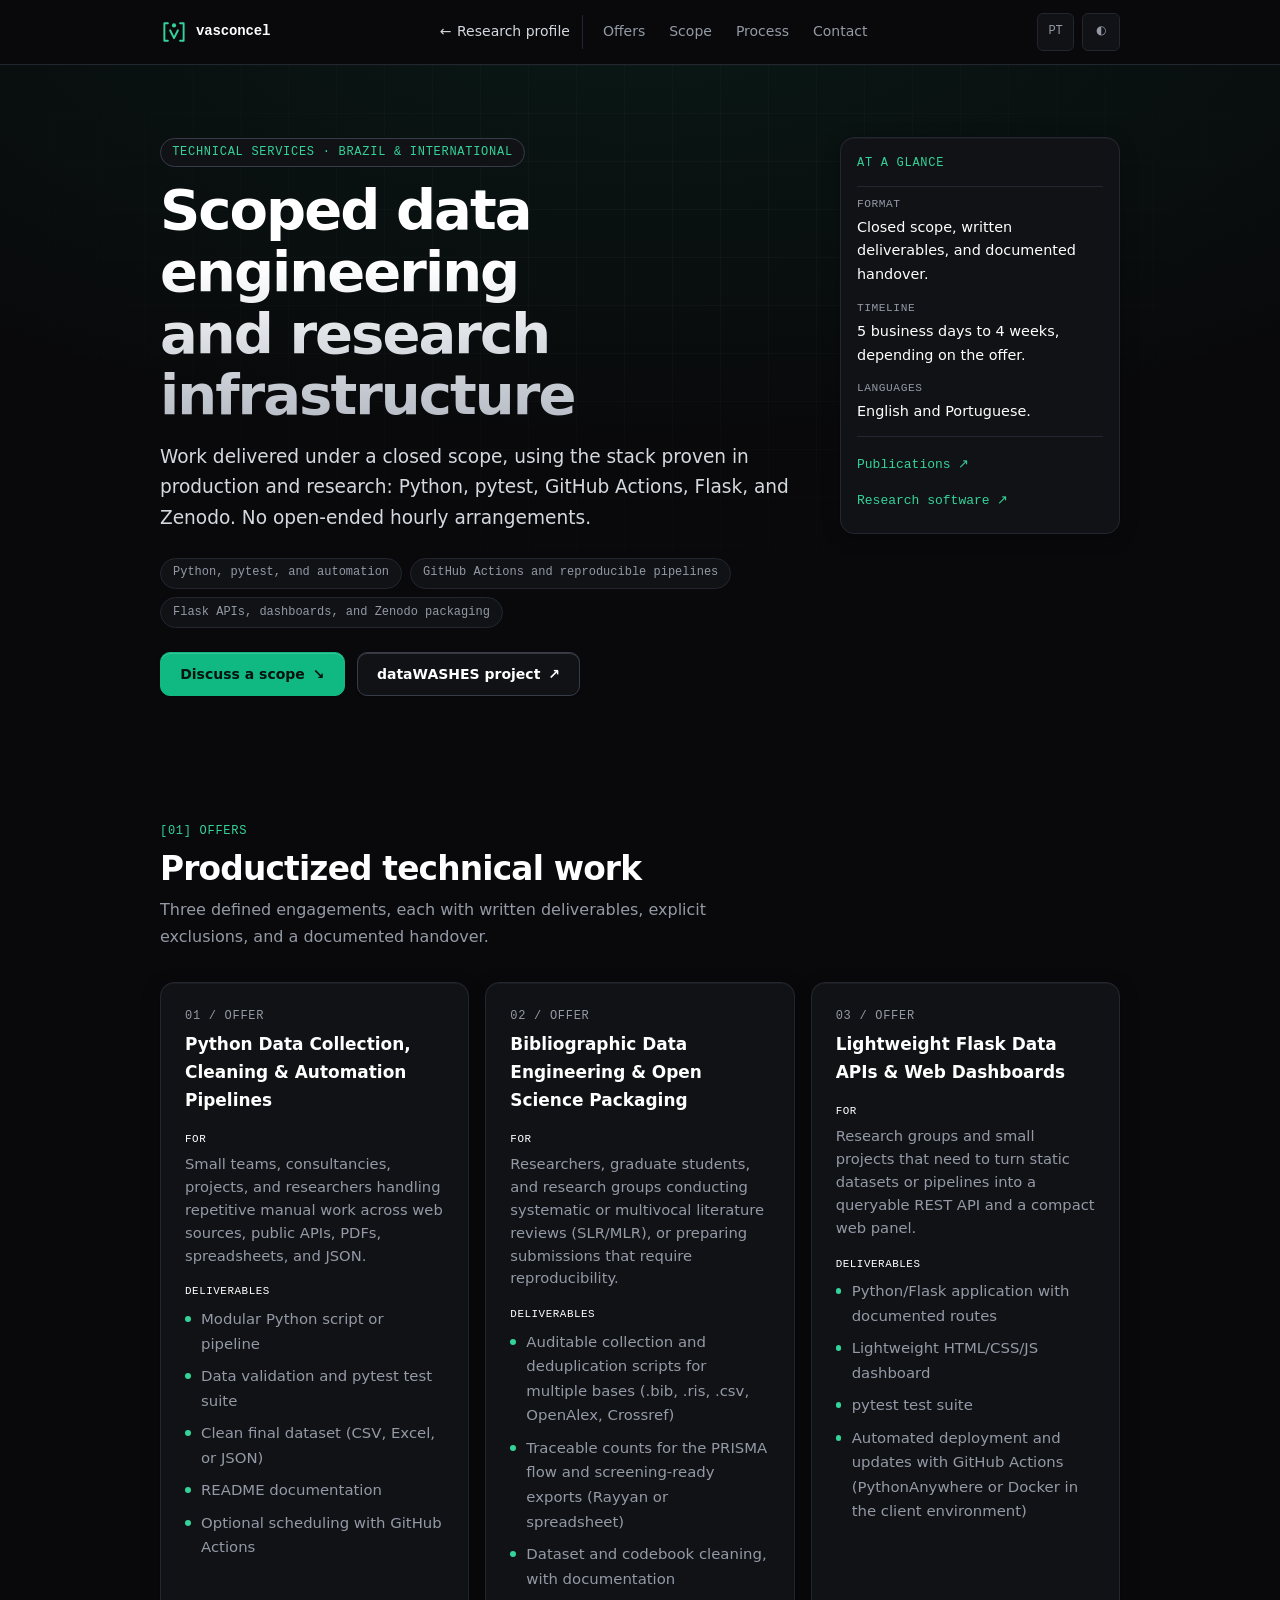
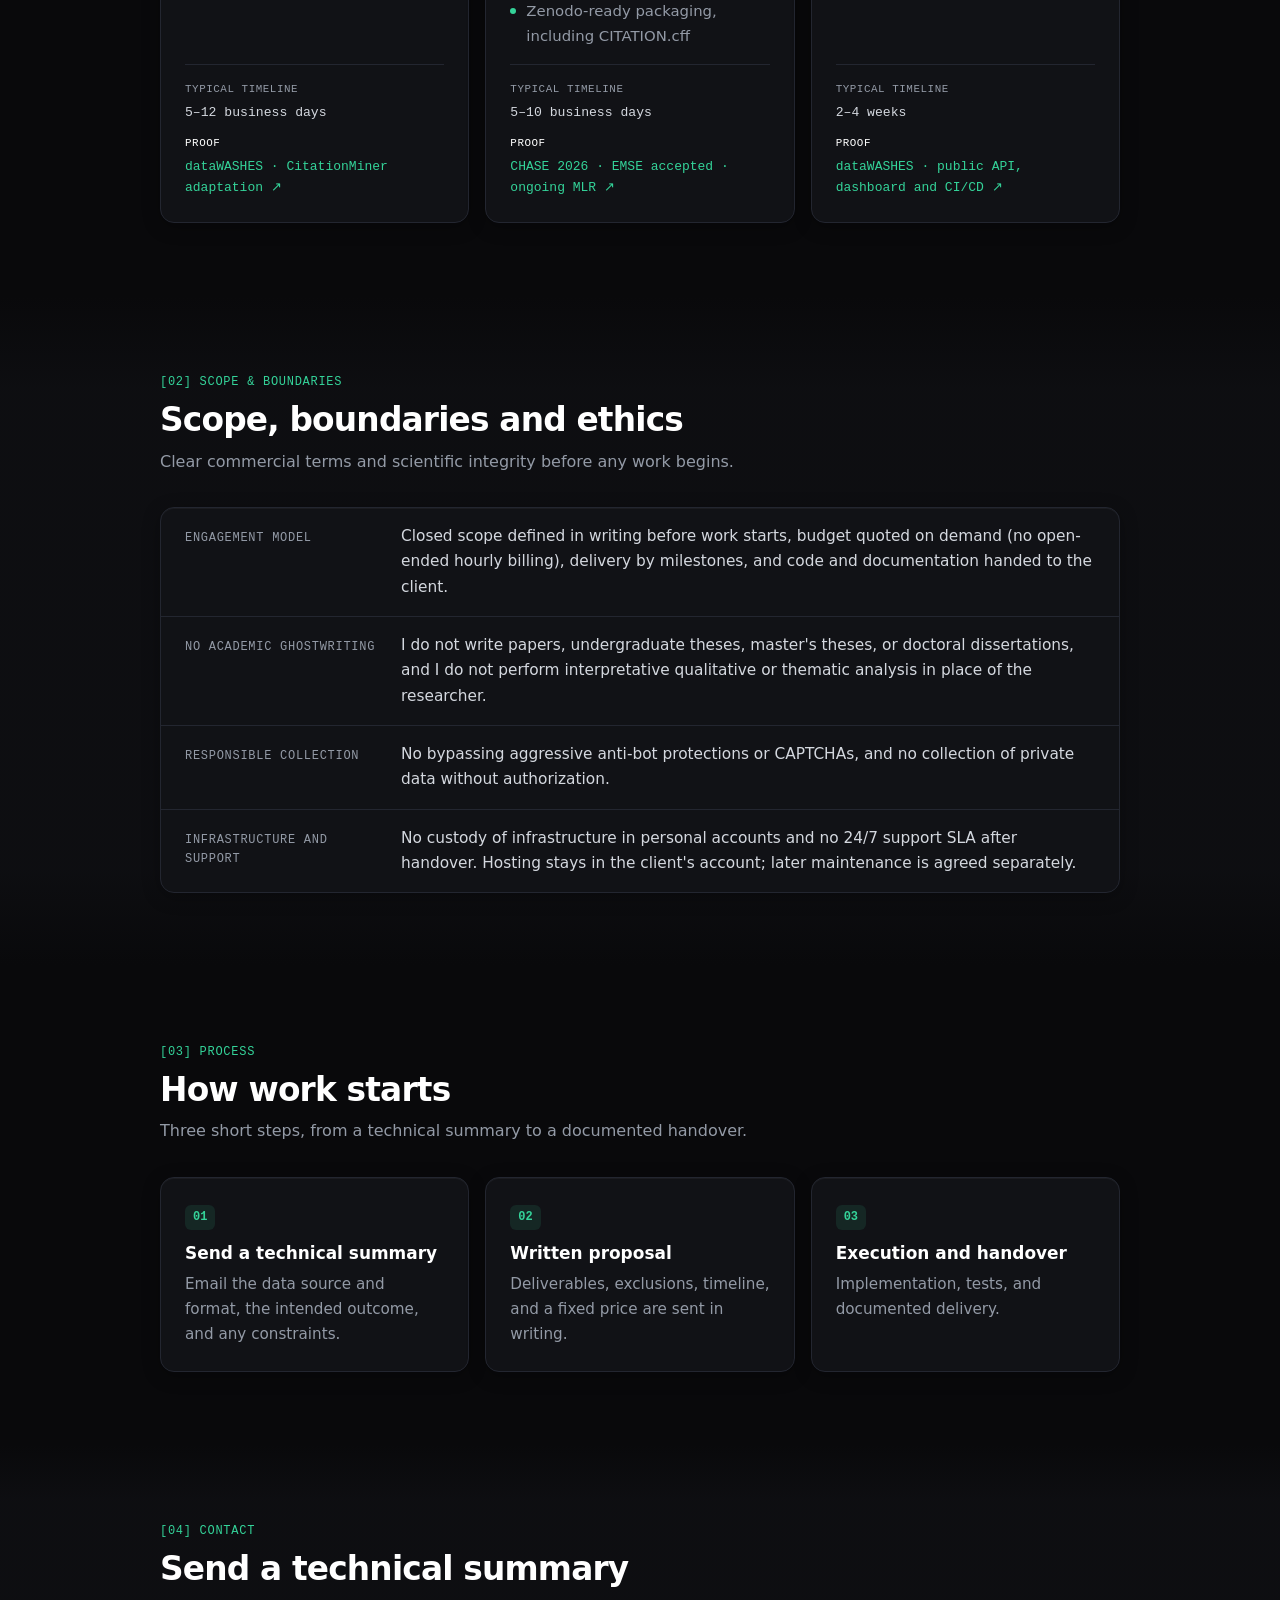
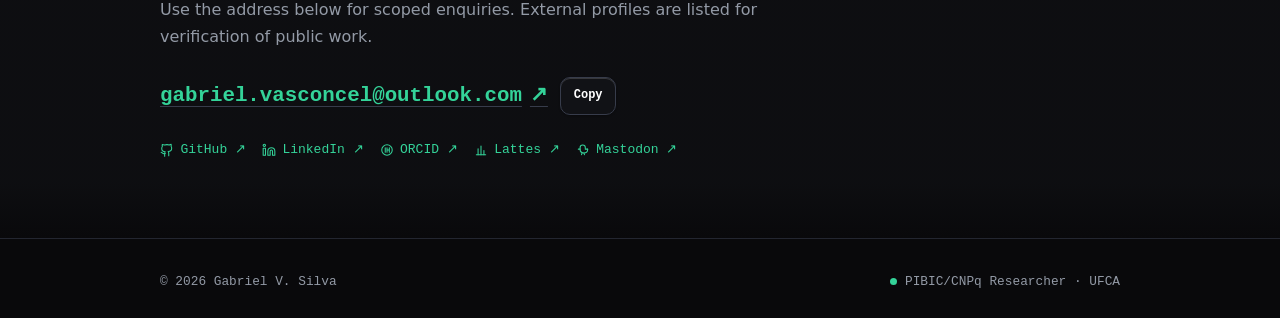
<file: services/index.html>
<!doctype html>
<html lang="en">
<head>
  <meta charset="utf-8">
  <meta name="viewport" content="width=device-width, initial-scale=1">
  <meta name="color-scheme" content="dark light">
  <meta name="theme-color" content="#09090b">
  <meta name="description" content="Scoped data engineering, bibliographic data packaging, and lightweight Flask data services for research groups and small teams.">

  <meta property="og:type" content="website">
  <meta property="og:locale" content="en_US">
  <meta property="og:title" content="Scoped Data Engineering and Research Infrastructure">
  <meta property="og:description" content="Python · pytest · GitHub Actions · Flask · Zenodo">
  <meta property="og:url" content="https://vasconcel.github.io/services/">
  <meta property="og:image" content="https://vasconcel.github.io/assets/og-image.png">
  <meta property="og:image:width" content="1200">
  <meta property="og:image:height" content="630">
  <meta property="og:image:alt" content="Gabriel V. Silva">
  <meta name="twitter:card" content="summary_large_image">

  <link rel="canonical" href="https://vasconcel.github.io/services/">
  <link rel="alternate" hreflang="en" href="https://vasconcel.github.io/services/">
  <link rel="alternate" hreflang="pt-BR" href="https://vasconcel.github.io/pt/servicos/">
  <link rel="alternate" hreflang="x-default" href="https://vasconcel.github.io/services/">
  <link rel="icon" href="../assets/favicon.svg" type="image/svg+xml">

  <script>
    try {
      if (localStorage.getItem("theme") === "light") {
        document.documentElement.setAttribute("data-theme", "light");
        document.querySelector('meta[name="theme-color"]').content = "#fafafa";
      }
    } catch (e) {}
  </script>

  <link rel="stylesheet" href="../assets/styles.css">
  <title>Scoped Data Engineering | Gabriel V. Silva</title>

  <script type="application/ld+json">
{
  "@context": "https://schema.org",
  "@graph": [
    {
      "@type": "Person",
      "@id": "https://vasconcel.github.io/#person",
      "name": "Gabriel V. Silva",
      "alternateName": [
        "Gabriel Vasconcelos",
        "G. Vasconcelos",
        "Gabriel Vasconcelos Andrade da Silva"
      ],
      "url": "https://vasconcel.github.io/",
      "email": "mailto:gabriel.vasconcel@outlook.com",
      "jobTitle": "PIBIC/CNPq Undergraduate Researcher",
      "description": "PIBIC/CNPq undergraduate researcher at UFCA studying empirical software engineering, qualitative methods, evidence synthesis, and open research software.",
      "affiliation": {
        "@type": "CollegeOrUniversity",
        "name": "Federal University of Cariri (UFCA)",
        "url": "https://www.ufca.edu.br/"
      },
      "sameAs": [
        "https://github.com/vasconcel",
        "https://www.linkedin.com/in/vasconcel/",
        "https://orcid.org/0009-0005-1736-354X",
        "http://lattes.cnpq.br/7193014410256740",
        "https://mastodon.com.br/@vasconcel"
      ]
    },
    {
      "@type": "WebPage",
      "url": "https://vasconcel.github.io/services/",
      "name": "Scoped Data Engineering | Gabriel V. Silva",
      "isPartOf": {
        "@id": "https://vasconcel.github.io/#website"
      },
      "about": {
        "@id": "https://vasconcel.github.io/#person"
      }
    }
  ]
}
  </script>
</head>
<body class="page-services">
  <a class="skip-link" href="#main">Skip to content</a>

  <nav class="global-nav" aria-label="Services navigation">
    <div class="container nav-inner">
      <a class="nav-brand" href="../" aria-label="Gabriel V. Silva, back to research profile">
        <span class="nav-mark" aria-hidden="true">
          <svg viewBox="0 0 32 32" width="28" height="28" fill="none" stroke="currentColor" stroke-width="2.2" stroke-linecap="round" stroke-linejoin="round" focusable="false"><path d="M9 6H5v20h4"/><path d="M23 6h4v20h-4"/><path d="M11.5 14 16 23l4.5-9"/><circle cx="16" cy="8.5" r="2.4" fill="currentColor" stroke="none"/></svg>
        </span>
        <span class="nav-name">vasconcel</span>
      </a>

      <div class="nav-links">
        <a class="nav-back" href="../"><span aria-hidden="true">←</span> Research profile</a>
        <a href="#offers">Offers</a>
        <a href="#boundaries">Scope</a>
        <a href="#process">Process</a>
        <a href="#contact">Contact</a>
      </div>

      <div class="nav-tools">
        <a class="lang-link" href="../pt/servicos/" hreflang="pt-BR" lang="pt-BR" aria-label="Ler em português" title="Português">PT</a>
        <button class="theme-toggle" type="button" aria-label="Switch color theme" aria-pressed="false"><span aria-hidden="true">◐</span></button>
      </div>
    </div>
  </nav>

  <header class="hero hero--services" id="top">
    <div class="container hero-grid">
      <div class="hero-copy">
        <p class="kicker">Technical Services · Brazil &amp; International</p>
        <h1 class="hero-title">Scoped data engineering and research infrastructure</h1>
        <p class="hero-statement">Work delivered under a closed scope, using the stack proven in production and research: Python, pytest, GitHub Actions, Flask, and Zenodo. No open-ended hourly arrangements.</p>
        <ul class="hero-focus" aria-label="Technical stack">
          <li>Python, pytest, and automation</li>
          <li>GitHub Actions and reproducible pipelines</li>
          <li>Flask APIs, dashboards, and Zenodo packaging</li>
        </ul>
        <div class="hero-actions">
          <a class="btn btn--primary" href="#contact">Discuss a scope <span aria-hidden="true">↘</span></a>
          <a class="btn btn--secondary" href="../#project">dataWASHES project <span aria-hidden="true">↗</span></a>
        </div>
      </div>

      <aside class="hero-aside service-brief" aria-label="Engagement brief">
        <p class="service-brief-kicker">At a glance</p>
        <dl class="service-brief-list">
          <div class="service-brief-item">
            <dt>Format</dt>
            <dd>Closed scope, written deliverables, and documented handover.</dd>
          </div>
          <div class="service-brief-item">
            <dt>Timeline</dt>
            <dd>5 business days to 4 weeks, depending on the offer.</dd>
          </div>
          <div class="service-brief-item">
            <dt>Languages</dt>
            <dd>English and Portuguese.</dd>
          </div>
        </dl>
        <div class="service-brief-links">
          <a class="link-arrow" href="../#publications">Publications ↗</a>
          <a class="link-arrow" href="../#project">Research software ↗</a>
        </div>
      </aside>
    </div>
  </header>

  <main id="main">
    <section class="section" id="offers" aria-labelledby="offers-title">
      <div class="container">
        <header class="section-head">
          <p class="section-kicker">[01] Offers</p>
          <h2 class="section-title" id="offers-title">Productized technical work</h2>
          <p class="section-lead">Three defined engagements, each with written deliverables, explicit exclusions, and a documented handover.</p>
        </header>
        <div class="capability-list offer-grid">
          <article class="capability offer-card" id="offer-pipelines">
            <div class="capability-head">
              <p class="capability-index">01 / Offer</p>
              <h3 class="capability-title">Python Data Collection, Cleaning &amp; Automation Pipelines</h3>
            </div>
            <p class="offer-target"><span class="offer-sublabel">For</span> Small teams, consultancies, projects, and researchers handling repetitive manual work across web sources, public APIs, PDFs, spreadsheets, and JSON.</p>
            <div class="offer-deliverables">
              <p class="offer-sublabel">Deliverables</p>
              <ul class="capability-items">
                <li>Modular Python script or pipeline</li>
                <li>Data validation and pytest test suite</li>
                <li>Clean final dataset (CSV, Excel, or JSON)</li>
                <li>README documentation</li>
                <li>Optional scheduling with GitHub Actions</li>
              </ul>
            </div>
            <div class="offer-meta">
              <p class="offer-timeline"><span>Typical timeline</span> 5–12 business days</p>
              <p class="capability-evidence"><span>Proof</span><a class="link-arrow" href="https://github.com/gesid/dataWASHES" target="_blank" rel="noopener noreferrer">dataWASHES · CitationMiner adaptation ↗</a></p>
            </div>
          </article>
          <article class="capability offer-card" id="offer-bibliographic">
            <div class="capability-head">
              <p class="capability-index">02 / Offer</p>
              <h3 class="capability-title">Bibliographic Data Engineering &amp; Open Science Packaging</h3>
            </div>
            <p class="offer-target"><span class="offer-sublabel">For</span> Researchers, graduate students, and research groups conducting systematic or multivocal literature reviews (SLR/MLR), or preparing submissions that require reproducibility.</p>
            <div class="offer-deliverables">
              <p class="offer-sublabel">Deliverables</p>
              <ul class="capability-items">
                <li>Auditable collection and deduplication scripts for multiple bases (.bib, .ris, .csv, OpenAlex, Crossref)</li>
                <li>Traceable counts for the PRISMA flow and screening-ready exports (Rayyan or spreadsheet)</li>
                <li>Dataset and codebook cleaning, with documentation</li>
                <li>Zenodo-ready packaging, including CITATION.cff</li>
              </ul>
            </div>
            <div class="offer-meta">
              <p class="offer-timeline"><span>Typical timeline</span> 5–10 business days</p>
              <p class="capability-evidence"><span>Proof</span><a class="link-arrow" href="https://doi.org/10.5281/zenodo.17552394" target="_blank" rel="noopener noreferrer">CHASE 2026 · EMSE accepted · ongoing MLR ↗</a></p>
            </div>
          </article>
          <article class="capability offer-card" id="offer-flask">
            <div class="capability-head">
              <p class="capability-index">03 / Offer</p>
              <h3 class="capability-title">Lightweight Flask Data APIs &amp; Web Dashboards</h3>
            </div>
            <p class="offer-target"><span class="offer-sublabel">For</span> Research groups and small projects that need to turn static datasets or pipelines into a queryable REST API and a compact web panel.</p>
            <div class="offer-deliverables">
              <p class="offer-sublabel">Deliverables</p>
              <ul class="capability-items">
                <li>Python/Flask application with documented routes</li>
                <li>Lightweight HTML/CSS/JS dashboard</li>
                <li>pytest test suite</li>
                <li>Automated deployment and updates with GitHub Actions (PythonAnywhere or Docker in the client environment)</li>
              </ul>
            </div>
            <div class="offer-meta">
              <p class="offer-timeline"><span>Typical timeline</span> 2–4 weeks</p>
              <p class="capability-evidence"><span>Proof</span><a class="link-arrow" href="https://datawashes.pythonanywhere.com/" target="_blank" rel="noopener noreferrer">dataWASHES · public API, dashboard and CI/CD ↗</a></p>
            </div>
          </article>
        </div>
      </div>
    </section>

    <section class="section" id="boundaries" aria-labelledby="boundaries-title">
      <div class="container">
        <header class="section-head">
          <p class="section-kicker">[02] Scope &amp; Boundaries</p>
          <h2 class="section-title" id="boundaries-title">Scope, boundaries and ethics</h2>
          <p class="section-lead">Clear commercial terms and scientific integrity before any work begins.</p>
        </header>
        <div class="facts facts--wide">
          <div class="fact">
            <h3 class="fact-label">Engagement model</h3>
            <p class="fact-value">Closed scope defined in writing before work starts, budget quoted on demand (no open-ended hourly billing), delivery by milestones, and code and documentation handed to the client.</p>
          </div>
          <div class="fact">
            <h3 class="fact-label">No academic ghostwriting</h3>
            <p class="fact-value">I do not write papers, undergraduate theses, master&#x27;s theses, or doctoral dissertations, and I do not perform interpretative qualitative or thematic analysis in place of the researcher.</p>
          </div>
          <div class="fact">
            <h3 class="fact-label">Responsible collection</h3>
            <p class="fact-value">No bypassing aggressive anti-bot protections or CAPTCHAs, and no collection of private data without authorization.</p>
          </div>
          <div class="fact">
            <h3 class="fact-label">Infrastructure and support</h3>
            <p class="fact-value">No custody of infrastructure in personal accounts and no 24/7 support SLA after handover. Hosting stays in the client&#x27;s account; later maintenance is agreed separately.</p>
          </div>
        </div>
      </div>
    </section>

    <section class="section" id="process" aria-labelledby="process-title">
      <div class="container">
        <header class="section-head">
          <p class="section-kicker">[03] Process</p>
          <h2 class="section-title" id="process-title">How work starts</h2>
          <p class="section-lead">Three short steps, from a technical summary to a documented handover.</p>
        </header>
        <ol class="research-index">
          <li>
            <h3 class="index-title">Send a technical summary</h3>
            <p class="index-text">Email the data source and format, the intended outcome, and any constraints.</p>
          </li>
          <li>
            <h3 class="index-title">Written proposal</h3>
            <p class="index-text">Deliverables, exclusions, timeline, and a fixed price are sent in writing.</p>
          </li>
          <li>
            <h3 class="index-title">Execution and handover</h3>
            <p class="index-text">Implementation, tests, and documented delivery.</p>
          </li>
        </ol>
      </div>
    </section>

    <section class="section section--contact" id="contact" aria-labelledby="contact-title">
      <div class="container">
        <header class="section-head">
          <p class="section-kicker">[04] Contact</p>
          <h2 class="section-title" id="contact-title">Send a technical summary</h2>
          <p class="section-lead">Use the address below for scoped enquiries. External profiles are listed for verification of public work.</p>
        </header>
        <div class="email-row">
          <a class="email-link" href="mailto:gabriel.vasconcel@outlook.com">gabriel.vasconcel@outlook.com <span class="email-link-icon" aria-hidden="true">↗</span></a>
          <button class="btn btn--copy" type="button" data-copy-email="gabriel.vasconcel@outlook.com" data-label-default="Copy" data-label-copied="Copied">Copy</button>
          <span class="sr-only" aria-live="polite" id="copy-status"></span>
        </div>
        <div class="closing-links" aria-label="External profiles">
          <a class="link-arrow" href="https://github.com/vasconcel" target="_blank" rel="me noopener noreferrer"><svg width="14" height="14" viewBox="0 0 24 24" fill="none" stroke="currentColor" stroke-width="1.8" stroke-linecap="round" stroke-linejoin="round" aria-hidden="true" focusable="false"><path d="M15 22v-4a4.8 4.8 0 0 0-1-3.5c3 0 6-2 6-5.5.1-1.2-.3-2.5-1-3.5.3-1.2.3-2.4 0-3.5 0 0-1 0-3 1.5a12 12 0 0 0-8 0C5 2.5 4 2.5 4 2.5c-.3 1.1-.3 2.3 0 3.5A5.4 5.4 0 0 0 3 9.5c0 3.5 3 5.5 6 5.5a4.8 4.8 0 0 0-1 3.5v4"/><path d="M9 18c-4.5 2-5-2-7-2"/></svg>GitHub ↗</a>
          <a class="link-arrow" href="https://www.linkedin.com/in/vasconcel/" target="_blank" rel="me noopener noreferrer"><svg width="14" height="14" viewBox="0 0 24 24" fill="none" stroke="currentColor" stroke-width="1.8" stroke-linecap="round" stroke-linejoin="round" aria-hidden="true" focusable="false"><path d="M16 8a6 6 0 0 1 6 6v7h-4v-7a2 2 0 0 0-2-2 2 2 0 0 0-2 2v7h-4v-7a6 6 0 0 1 6-6z"/><rect width="4" height="12" x="2" y="9"/><circle cx="4" cy="4" r="2"/></svg>LinkedIn ↗</a>
          <a class="link-arrow" href="https://orcid.org/0009-0005-1736-354X" target="_blank" rel="me noopener noreferrer"><svg width="14" height="14" viewBox="0 0 24 24" fill="none" stroke="currentColor" stroke-width="1.8" stroke-linecap="round" stroke-linejoin="round" aria-hidden="true" focusable="false"><circle cx="12" cy="12" r="9"/><path d="M9 16V8m3 0v8m0-4h4m0-4v8"/></svg>ORCID ↗</a>
          <a class="link-arrow" href="http://lattes.cnpq.br/7193014410256740" target="_blank" rel="noopener noreferrer"><svg width="14" height="14" viewBox="0 0 24 24" fill="none" stroke="currentColor" stroke-width="1.8" stroke-linecap="round" stroke-linejoin="round" aria-hidden="true" focusable="false"><path d="M4 20h16"/><path d="M7 20V10m5 10V5m5 15v-7"/></svg>Lattes ↗</a>
          <a class="link-arrow" href="https://mastodon.com.br/@vasconcel" target="_blank" rel="me noopener noreferrer"><svg width="14" height="14" viewBox="0 0 24 24" fill="none" stroke="currentColor" stroke-width="1.8" stroke-linecap="round" stroke-linejoin="round" aria-hidden="true" focusable="false"><path d="M20 10.5c0 4-2.6 6.5-6.5 6.5S7 14.5 7 10.5V8a4.5 4.5 0 0 1 9 0v2.5"/><path d="M7 10.5H4m16 0h-3M9.5 20l1-3m4 3-1-3"/></svg>Mastodon ↗</a>
        </div>
      </div>
    </section>
  </main>

  <footer class="site-footer">
    <div class="container footer-inner">
      <p>© <span id="year">2026</span> Gabriel V. Silva</p>
      <p class="footer-status"><span aria-hidden="true"></span> PIBIC/CNPq Researcher · UFCA</p>
    </div>
  </footer>

  <script src="../scripts/main.js"></script>
</body>
</html>
</file>
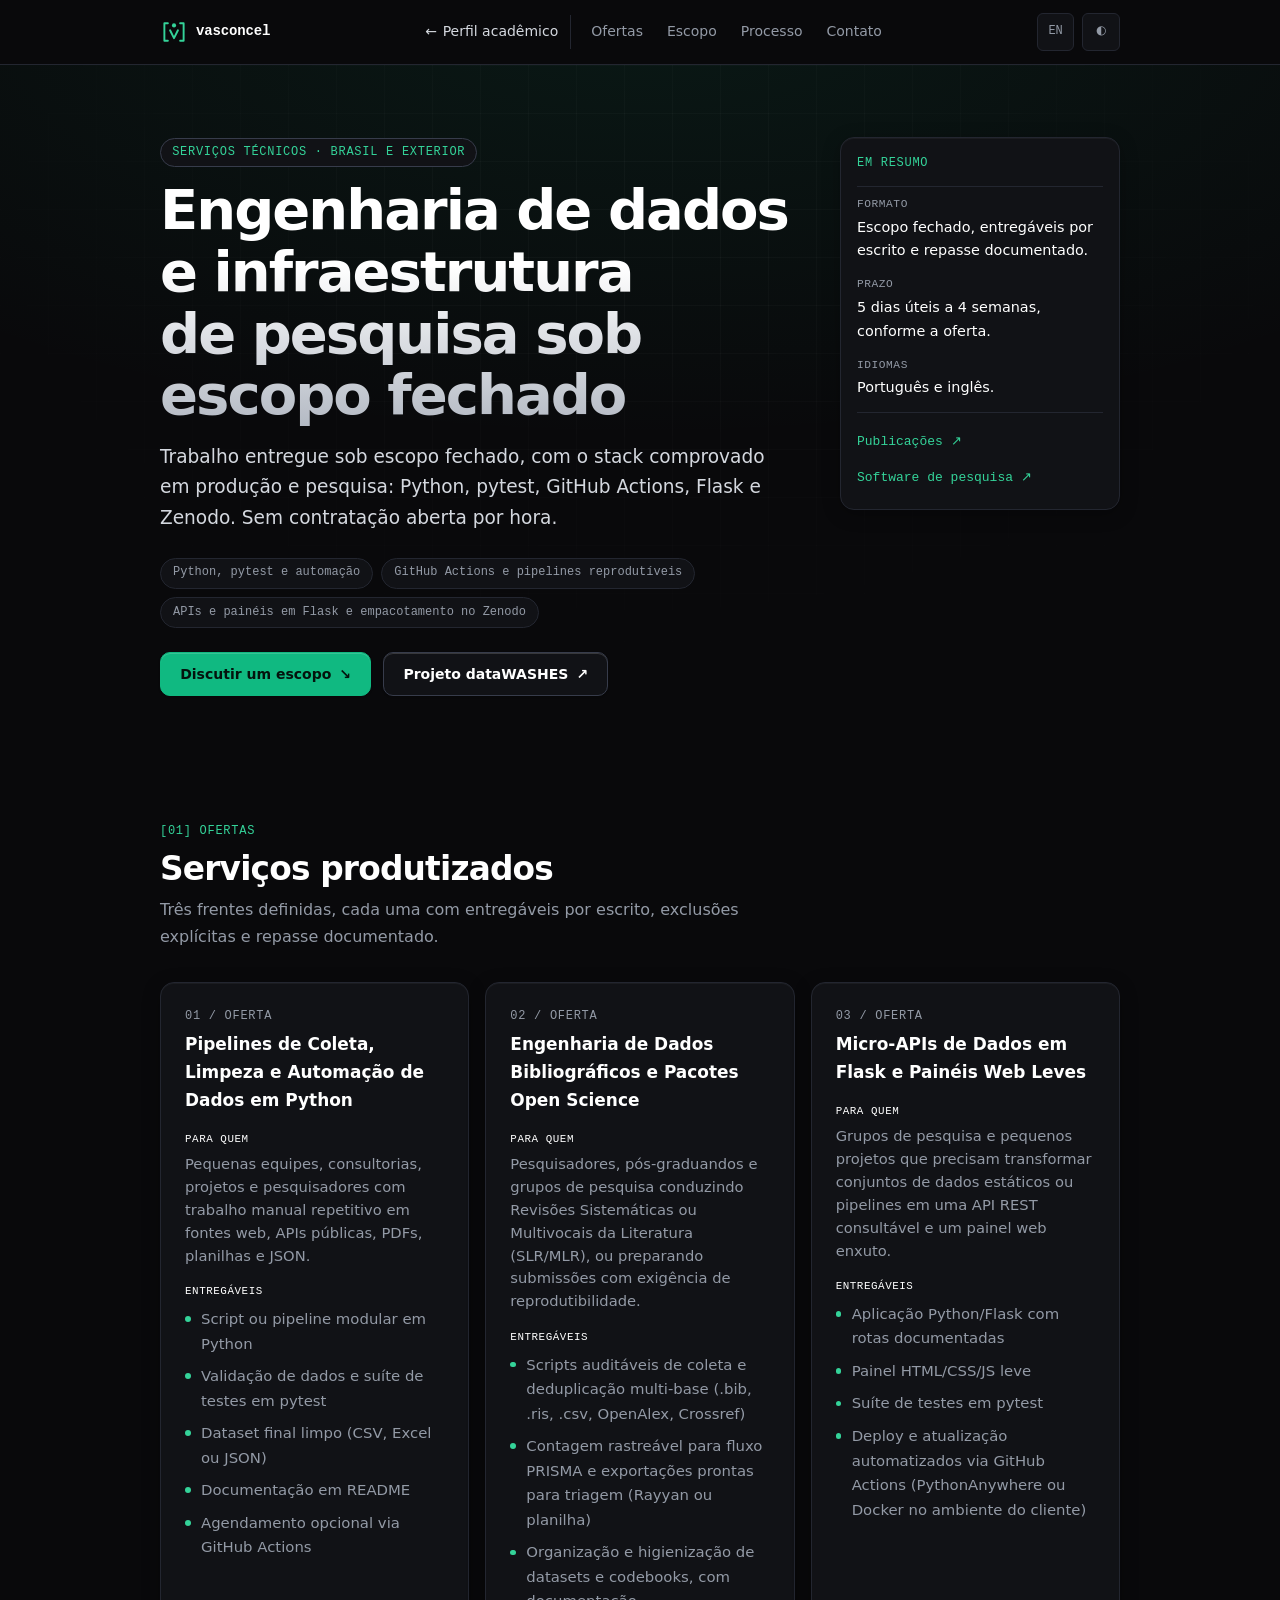
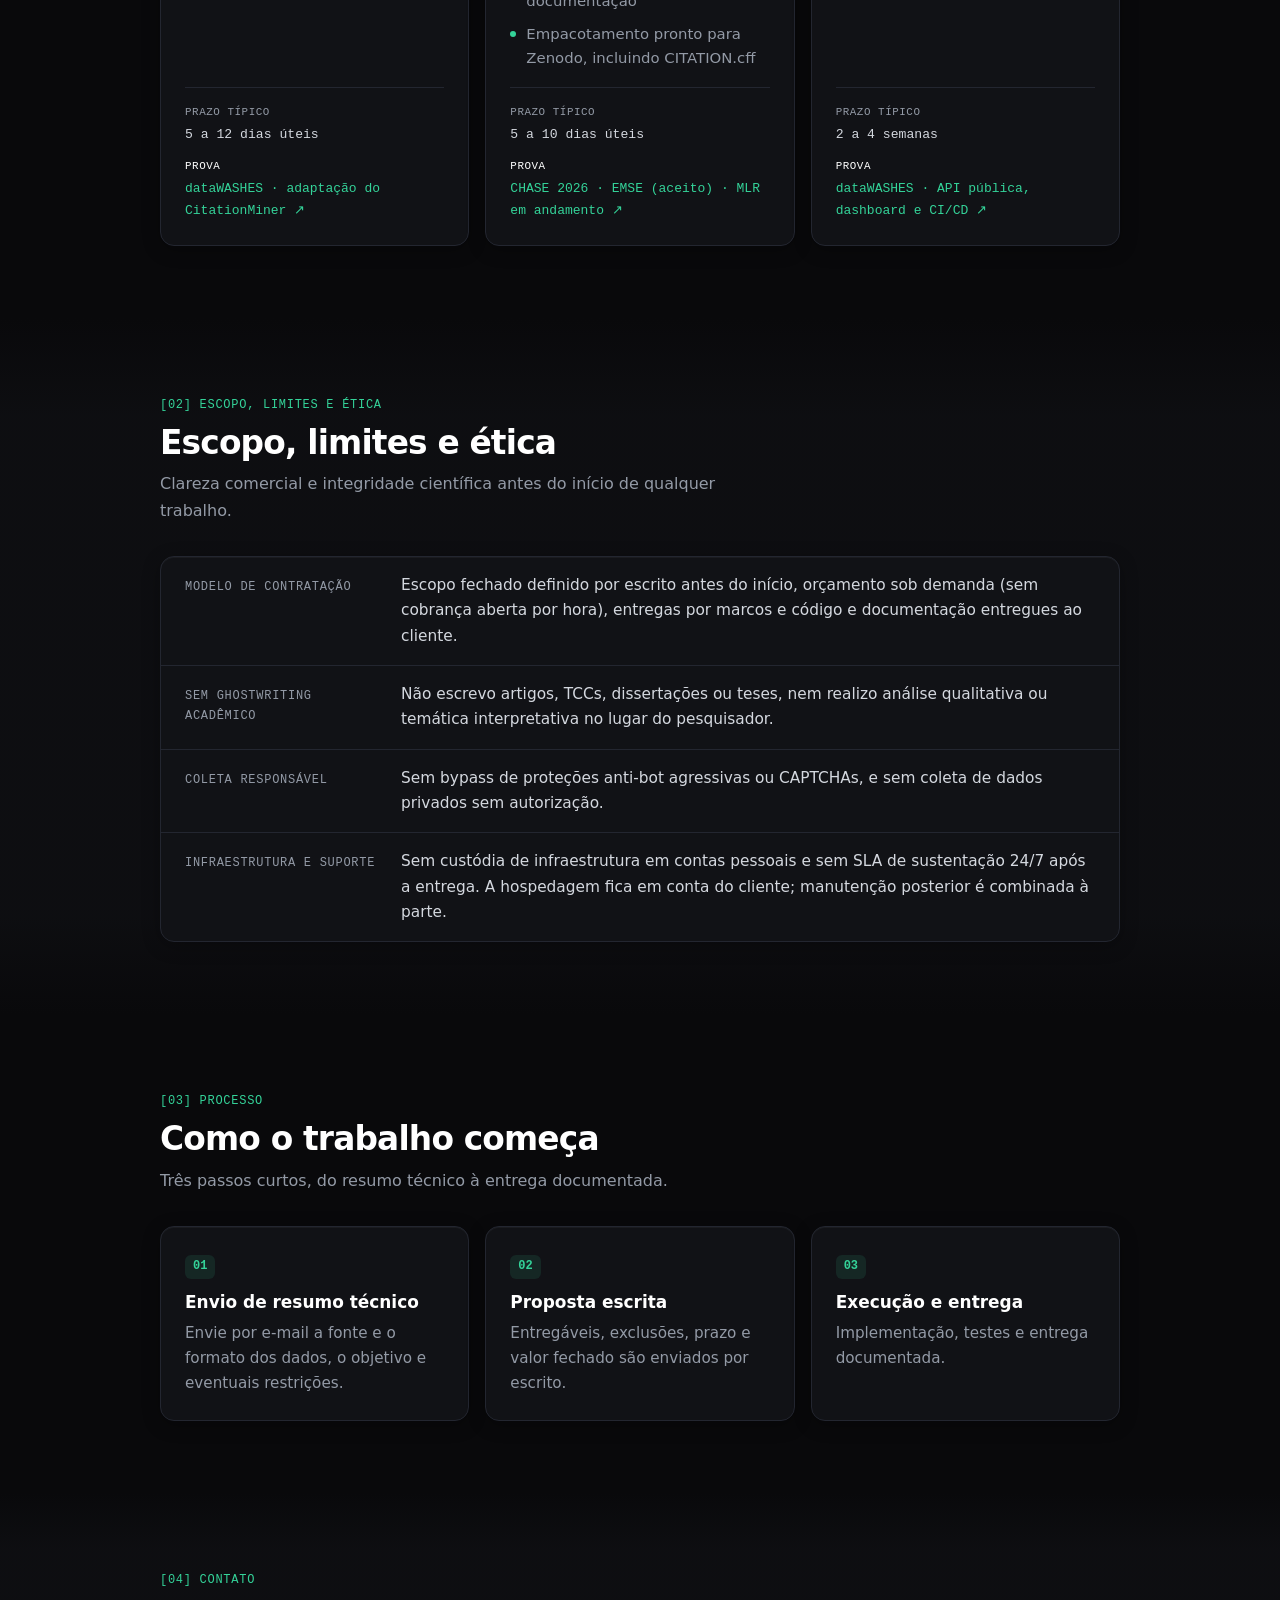
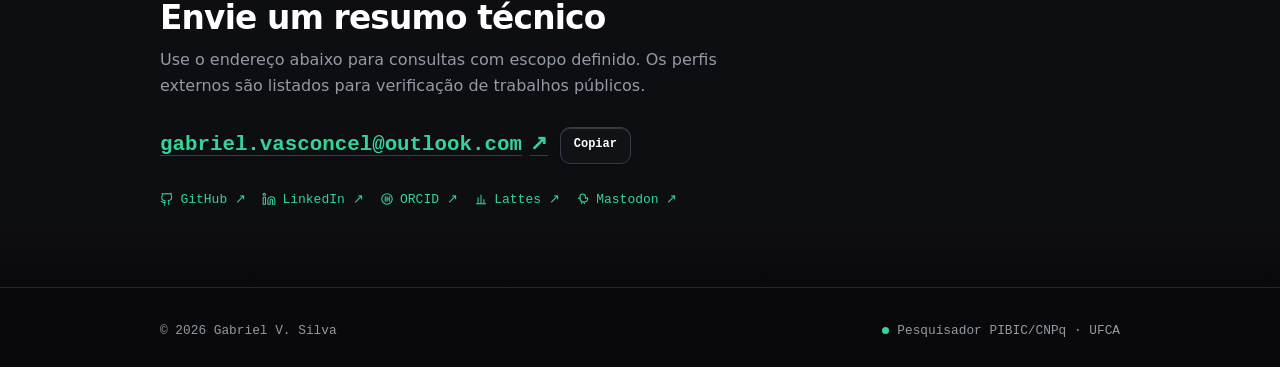
<file: pt/servicos/index.html>
<!doctype html>
<html lang="pt-BR">
<head>
  <meta charset="utf-8">
  <meta name="viewport" content="width=device-width, initial-scale=1">
  <meta name="color-scheme" content="dark light">
  <meta name="theme-color" content="#09090b">
  <meta name="description" content="Engenharia de dados, empacotamento de dados bibliográficos e micro-APIs em Flask para grupos de pesquisa e pequenas equipes, sob escopo fechado.">

  <meta property="og:type" content="website">
  <meta property="og:locale" content="pt_BR">
  <meta property="og:title" content="Engenharia de dados e infraestrutura de pesquisa sob escopo">
  <meta property="og:description" content="Python · pytest · GitHub Actions · Flask · Zenodo">
  <meta property="og:url" content="https://vasconcel.github.io/pt/servicos/">
  <meta property="og:image" content="https://vasconcel.github.io/assets/og-image.png">
  <meta property="og:image:width" content="1200">
  <meta property="og:image:height" content="630">
  <meta property="og:image:alt" content="Gabriel V. Silva">
  <meta name="twitter:card" content="summary_large_image">

  <link rel="canonical" href="https://vasconcel.github.io/pt/servicos/">
  <link rel="alternate" hreflang="en" href="https://vasconcel.github.io/services/">
  <link rel="alternate" hreflang="pt-BR" href="https://vasconcel.github.io/pt/servicos/">
  <link rel="alternate" hreflang="x-default" href="https://vasconcel.github.io/services/">
  <link rel="icon" href="../../assets/favicon.svg" type="image/svg+xml">

  <script>
    try {
      if (localStorage.getItem("theme") === "light") {
        document.documentElement.setAttribute("data-theme", "light");
        document.querySelector('meta[name="theme-color"]').content = "#fafafa";
      }
    } catch (e) {}
  </script>

  <link rel="stylesheet" href="../../assets/styles.css">
  <title>Engenharia de dados sob escopo | Gabriel V. Silva</title>

  <script type="application/ld+json">
{
  "@context": "https://schema.org",
  "@graph": [
    {
      "@type": "Person",
      "@id": "https://vasconcel.github.io/#person",
      "name": "Gabriel V. Silva",
      "alternateName": [
        "Gabriel Vasconcelos",
        "G. Vasconcelos",
        "Gabriel Vasconcelos Andrade da Silva"
      ],
      "url": "https://vasconcel.github.io/",
      "email": "mailto:gabriel.vasconcel@outlook.com",
      "jobTitle": "Bolsista de Iniciação Científica (PIBIC/CNPq)",
      "description": "Graduando e pesquisador PIBIC/CNPq na UFCA com atuação em Engenharia de Software Empírica, métodos qualitativos, síntese de evidências e software de apoio à pesquisa.",
      "affiliation": {
        "@type": "CollegeOrUniversity",
        "name": "Universidade Federal do Cariri (UFCA)",
        "url": "https://www.ufca.edu.br/"
      },
      "sameAs": [
        "https://github.com/vasconcel",
        "https://www.linkedin.com/in/vasconcel/",
        "https://orcid.org/0009-0005-1736-354X",
        "http://lattes.cnpq.br/7193014410256740",
        "https://mastodon.com.br/@vasconcel"
      ]
    },
    {
      "@type": "WebPage",
      "url": "https://vasconcel.github.io/pt/servicos/",
      "name": "Engenharia de dados sob escopo | Gabriel V. Silva",
      "isPartOf": {
        "@id": "https://vasconcel.github.io/#website"
      },
      "about": {
        "@id": "https://vasconcel.github.io/#person"
      }
    }
  ]
}
  </script>
</head>
<body class="page-services">
  <a class="skip-link" href="#main">Ir para o conteúdo</a>

  <nav class="global-nav" aria-label="Navegação de serviços">
    <div class="container nav-inner">
      <a class="nav-brand" href="../" aria-label="Gabriel V. Silva, voltar ao perfil acadêmico">
        <span class="nav-mark" aria-hidden="true">
          <svg viewBox="0 0 32 32" width="28" height="28" fill="none" stroke="currentColor" stroke-width="2.2" stroke-linecap="round" stroke-linejoin="round" focusable="false"><path d="M9 6H5v20h4"/><path d="M23 6h4v20h-4"/><path d="M11.5 14 16 23l4.5-9"/><circle cx="16" cy="8.5" r="2.4" fill="currentColor" stroke="none"/></svg>
        </span>
        <span class="nav-name">vasconcel</span>
      </a>

      <div class="nav-links">
        <a class="nav-back" href="../"><span aria-hidden="true">←</span> Perfil acadêmico</a>
        <a href="#offers">Ofertas</a>
        <a href="#boundaries">Escopo</a>
        <a href="#process">Processo</a>
        <a href="#contact">Contato</a>
      </div>

      <div class="nav-tools">
        <a class="lang-link" href="../../services/" hreflang="en" lang="en" aria-label="Read in English" title="English">EN</a>
        <button class="theme-toggle" type="button" aria-label="Alternar tema de cores" aria-pressed="false"><span aria-hidden="true">◐</span></button>
      </div>
    </div>
  </nav>

  <header class="hero hero--services" id="top">
    <div class="container hero-grid">
      <div class="hero-copy">
        <p class="kicker">Serviços Técnicos · Brasil e Exterior</p>
        <h1 class="hero-title">Engenharia de dados e infraestrutura de pesquisa sob escopo fechado</h1>
        <p class="hero-statement">Trabalho entregue sob escopo fechado, com o stack comprovado em produção e pesquisa: Python, pytest, GitHub Actions, Flask e Zenodo. Sem contratação aberta por hora.</p>
        <ul class="hero-focus" aria-label="Stack técnico">
          <li>Python, pytest e automação</li>
          <li>GitHub Actions e pipelines reprodutíveis</li>
          <li>APIs e painéis em Flask e empacotamento no Zenodo</li>
        </ul>
        <div class="hero-actions">
          <a class="btn btn--primary" href="#contact">Discutir um escopo <span aria-hidden="true">↘</span></a>
          <a class="btn btn--secondary" href="../#project">Projeto dataWASHES <span aria-hidden="true">↗</span></a>
        </div>
      </div>

      <aside class="hero-aside service-brief" aria-label="Resumo do serviço">
        <p class="service-brief-kicker">Em resumo</p>
        <dl class="service-brief-list">
          <div class="service-brief-item">
            <dt>Formato</dt>
            <dd>Escopo fechado, entregáveis por escrito e repasse documentado.</dd>
          </div>
          <div class="service-brief-item">
            <dt>Prazo</dt>
            <dd>5 dias úteis a 4 semanas, conforme a oferta.</dd>
          </div>
          <div class="service-brief-item">
            <dt>Idiomas</dt>
            <dd>Português e inglês.</dd>
          </div>
        </dl>
        <div class="service-brief-links">
          <a class="link-arrow" href="../#publications">Publicações ↗</a>
          <a class="link-arrow" href="../#project">Software de pesquisa ↗</a>
        </div>
      </aside>
    </div>
  </header>

  <main id="main">
    <section class="section" id="offers" aria-labelledby="offers-title">
      <div class="container">
        <header class="section-head">
          <p class="section-kicker">[01] Ofertas</p>
          <h2 class="section-title" id="offers-title">Serviços produtizados</h2>
          <p class="section-lead">Três frentes definidas, cada uma com entregáveis por escrito, exclusões explícitas e repasse documentado.</p>
        </header>
        <div class="capability-list offer-grid">
          <article class="capability offer-card" id="offer-pipelines">
            <div class="capability-head">
              <p class="capability-index">01 / Oferta</p>
              <h3 class="capability-title">Pipelines de Coleta, Limpeza e Automação de Dados em Python</h3>
            </div>
            <p class="offer-target"><span class="offer-sublabel">Para quem</span> Pequenas equipes, consultorias, projetos e pesquisadores com trabalho manual repetitivo em fontes web, APIs públicas, PDFs, planilhas e JSON.</p>
            <div class="offer-deliverables">
              <p class="offer-sublabel">Entregáveis</p>
              <ul class="capability-items">
                <li>Script ou pipeline modular em Python</li>
                <li>Validação de dados e suíte de testes em pytest</li>
                <li>Dataset final limpo (CSV, Excel ou JSON)</li>
                <li>Documentação em README</li>
                <li>Agendamento opcional via GitHub Actions</li>
              </ul>
            </div>
            <div class="offer-meta">
              <p class="offer-timeline"><span>Prazo típico</span> 5 a 12 dias úteis</p>
              <p class="capability-evidence"><span>Prova</span><a class="link-arrow" href="https://github.com/gesid/dataWASHES" target="_blank" rel="noopener noreferrer">dataWASHES · adaptação do CitationMiner ↗</a></p>
            </div>
          </article>
          <article class="capability offer-card" id="offer-bibliographic">
            <div class="capability-head">
              <p class="capability-index">02 / Oferta</p>
              <h3 class="capability-title">Engenharia de Dados Bibliográficos e Pacotes Open Science</h3>
            </div>
            <p class="offer-target"><span class="offer-sublabel">Para quem</span> Pesquisadores, pós-graduandos e grupos de pesquisa conduzindo Revisões Sistemáticas ou Multivocais da Literatura (SLR/MLR), ou preparando submissões com exigência de reprodutibilidade.</p>
            <div class="offer-deliverables">
              <p class="offer-sublabel">Entregáveis</p>
              <ul class="capability-items">
                <li>Scripts auditáveis de coleta e deduplicação multi-base (.bib, .ris, .csv, OpenAlex, Crossref)</li>
                <li>Contagem rastreável para fluxo PRISMA e exportações prontas para triagem (Rayyan ou planilha)</li>
                <li>Organização e higienização de datasets e codebooks, com documentação</li>
                <li>Empacotamento pronto para Zenodo, incluindo CITATION.cff</li>
              </ul>
            </div>
            <div class="offer-meta">
              <p class="offer-timeline"><span>Prazo típico</span> 5 a 10 dias úteis</p>
              <p class="capability-evidence"><span>Prova</span><a class="link-arrow" href="https://doi.org/10.5281/zenodo.17552394" target="_blank" rel="noopener noreferrer">CHASE 2026 · EMSE (aceito) · MLR em andamento ↗</a></p>
            </div>
          </article>
          <article class="capability offer-card" id="offer-flask">
            <div class="capability-head">
              <p class="capability-index">03 / Oferta</p>
              <h3 class="capability-title">Micro-APIs de Dados em Flask e Painéis Web Leves</h3>
            </div>
            <p class="offer-target"><span class="offer-sublabel">Para quem</span> Grupos de pesquisa e pequenos projetos que precisam transformar conjuntos de dados estáticos ou pipelines em uma API REST consultável e um painel web enxuto.</p>
            <div class="offer-deliverables">
              <p class="offer-sublabel">Entregáveis</p>
              <ul class="capability-items">
                <li>Aplicação Python/Flask com rotas documentadas</li>
                <li>Painel HTML/CSS/JS leve</li>
                <li>Suíte de testes em pytest</li>
                <li>Deploy e atualização automatizados via GitHub Actions (PythonAnywhere ou Docker no ambiente do cliente)</li>
              </ul>
            </div>
            <div class="offer-meta">
              <p class="offer-timeline"><span>Prazo típico</span> 2 a 4 semanas</p>
              <p class="capability-evidence"><span>Prova</span><a class="link-arrow" href="https://datawashes.pythonanywhere.com/" target="_blank" rel="noopener noreferrer">dataWASHES · API pública, dashboard e CI/CD ↗</a></p>
            </div>
          </article>
        </div>
      </div>
    </section>

    <section class="section" id="boundaries" aria-labelledby="boundaries-title">
      <div class="container">
        <header class="section-head">
          <p class="section-kicker">[02] Escopo, Limites e Ética</p>
          <h2 class="section-title" id="boundaries-title">Escopo, limites e ética</h2>
          <p class="section-lead">Clareza comercial e integridade científica antes do início de qualquer trabalho.</p>
        </header>
        <div class="facts facts--wide">
          <div class="fact">
            <h3 class="fact-label">Modelo de contratação</h3>
            <p class="fact-value">Escopo fechado definido por escrito antes do início, orçamento sob demanda (sem cobrança aberta por hora), entregas por marcos e código e documentação entregues ao cliente.</p>
          </div>
          <div class="fact">
            <h3 class="fact-label">Sem ghostwriting acadêmico</h3>
            <p class="fact-value">Não escrevo artigos, TCCs, dissertações ou teses, nem realizo análise qualitativa ou temática interpretativa no lugar do pesquisador.</p>
          </div>
          <div class="fact">
            <h3 class="fact-label">Coleta responsável</h3>
            <p class="fact-value">Sem bypass de proteções anti-bot agressivas ou CAPTCHAs, e sem coleta de dados privados sem autorização.</p>
          </div>
          <div class="fact">
            <h3 class="fact-label">Infraestrutura e suporte</h3>
            <p class="fact-value">Sem custódia de infraestrutura em contas pessoais e sem SLA de sustentação 24/7 após a entrega. A hospedagem fica em conta do cliente; manutenção posterior é combinada à parte.</p>
          </div>
        </div>
      </div>
    </section>

    <section class="section" id="process" aria-labelledby="process-title">
      <div class="container">
        <header class="section-head">
          <p class="section-kicker">[03] Processo</p>
          <h2 class="section-title" id="process-title">Como o trabalho começa</h2>
          <p class="section-lead">Três passos curtos, do resumo técnico à entrega documentada.</p>
        </header>
        <ol class="research-index">
          <li>
            <h3 class="index-title">Envio de resumo técnico</h3>
            <p class="index-text">Envie por e-mail a fonte e o formato dos dados, o objetivo e eventuais restrições.</p>
          </li>
          <li>
            <h3 class="index-title">Proposta escrita</h3>
            <p class="index-text">Entregáveis, exclusões, prazo e valor fechado são enviados por escrito.</p>
          </li>
          <li>
            <h3 class="index-title">Execução e entrega</h3>
            <p class="index-text">Implementação, testes e entrega documentada.</p>
          </li>
        </ol>
      </div>
    </section>

    <section class="section section--contact" id="contact" aria-labelledby="contact-title">
      <div class="container">
        <header class="section-head">
          <p class="section-kicker">[04] Contato</p>
          <h2 class="section-title" id="contact-title">Envie um resumo técnico</h2>
          <p class="section-lead">Use o endereço abaixo para consultas com escopo definido. Os perfis externos são listados para verificação de trabalhos públicos.</p>
        </header>
        <div class="email-row">
          <a class="email-link" href="mailto:gabriel.vasconcel@outlook.com">gabriel.vasconcel@outlook.com <span class="email-link-icon" aria-hidden="true">↗</span></a>
          <button class="btn btn--copy" type="button" data-copy-email="gabriel.vasconcel@outlook.com" data-label-default="Copiar" data-label-copied="Copiado">Copiar</button>
          <span class="sr-only" aria-live="polite" id="copy-status"></span>
        </div>
        <div class="closing-links" aria-label="Perfis externos">
          <a class="link-arrow" href="https://github.com/vasconcel" target="_blank" rel="me noopener noreferrer"><svg width="14" height="14" viewBox="0 0 24 24" fill="none" stroke="currentColor" stroke-width="1.8" stroke-linecap="round" stroke-linejoin="round" aria-hidden="true" focusable="false"><path d="M15 22v-4a4.8 4.8 0 0 0-1-3.5c3 0 6-2 6-5.5.1-1.2-.3-2.5-1-3.5.3-1.2.3-2.4 0-3.5 0 0-1 0-3 1.5a12 12 0 0 0-8 0C5 2.5 4 2.5 4 2.5c-.3 1.1-.3 2.3 0 3.5A5.4 5.4 0 0 0 3 9.5c0 3.5 3 5.5 6 5.5a4.8 4.8 0 0 0-1 3.5v4"/><path d="M9 18c-4.5 2-5-2-7-2"/></svg>GitHub ↗</a>
          <a class="link-arrow" href="https://www.linkedin.com/in/vasconcel/" target="_blank" rel="me noopener noreferrer"><svg width="14" height="14" viewBox="0 0 24 24" fill="none" stroke="currentColor" stroke-width="1.8" stroke-linecap="round" stroke-linejoin="round" aria-hidden="true" focusable="false"><path d="M16 8a6 6 0 0 1 6 6v7h-4v-7a2 2 0 0 0-2-2 2 2 0 0 0-2 2v7h-4v-7a6 6 0 0 1 6-6z"/><rect width="4" height="12" x="2" y="9"/><circle cx="4" cy="4" r="2"/></svg>LinkedIn ↗</a>
          <a class="link-arrow" href="https://orcid.org/0009-0005-1736-354X" target="_blank" rel="me noopener noreferrer"><svg width="14" height="14" viewBox="0 0 24 24" fill="none" stroke="currentColor" stroke-width="1.8" stroke-linecap="round" stroke-linejoin="round" aria-hidden="true" focusable="false"><circle cx="12" cy="12" r="9"/><path d="M9 16V8m3 0v8m0-4h4m0-4v8"/></svg>ORCID ↗</a>
          <a class="link-arrow" href="http://lattes.cnpq.br/7193014410256740" target="_blank" rel="noopener noreferrer"><svg width="14" height="14" viewBox="0 0 24 24" fill="none" stroke="currentColor" stroke-width="1.8" stroke-linecap="round" stroke-linejoin="round" aria-hidden="true" focusable="false"><path d="M4 20h16"/><path d="M7 20V10m5 10V5m5 15v-7"/></svg>Lattes ↗</a>
          <a class="link-arrow" href="https://mastodon.com.br/@vasconcel" target="_blank" rel="me noopener noreferrer"><svg width="14" height="14" viewBox="0 0 24 24" fill="none" stroke="currentColor" stroke-width="1.8" stroke-linecap="round" stroke-linejoin="round" aria-hidden="true" focusable="false"><path d="M20 10.5c0 4-2.6 6.5-6.5 6.5S7 14.5 7 10.5V8a4.5 4.5 0 0 1 9 0v2.5"/><path d="M7 10.5H4m16 0h-3M9.5 20l1-3m4 3-1-3"/></svg>Mastodon ↗</a>
        </div>
      </div>
    </section>
  </main>

  <footer class="site-footer">
    <div class="container footer-inner">
      <p>© <span id="year">2026</span> Gabriel V. Silva</p>
      <p class="footer-status"><span aria-hidden="true"></span> Pesquisador PIBIC/CNPq · UFCA</p>
    </div>
  </footer>

  <script src="../../scripts/main.js"></script>
</body>
</html>
</file>
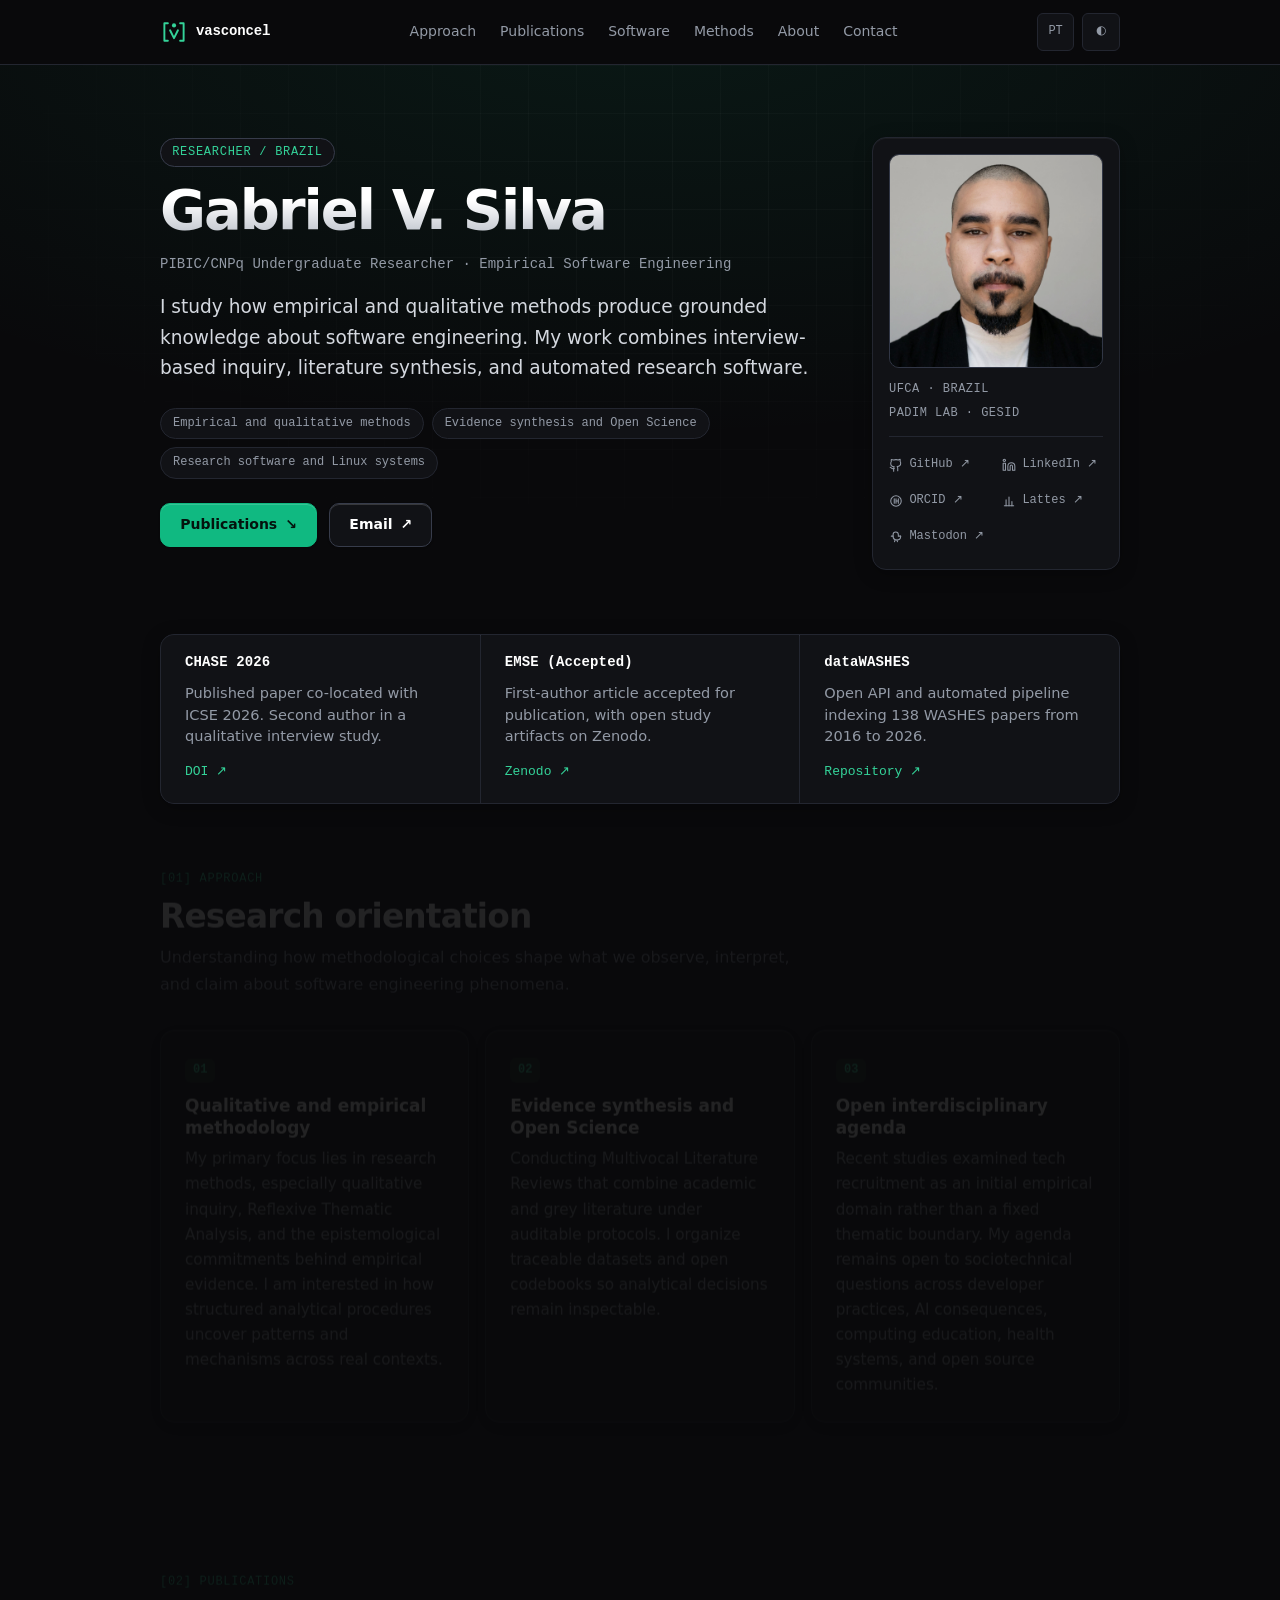
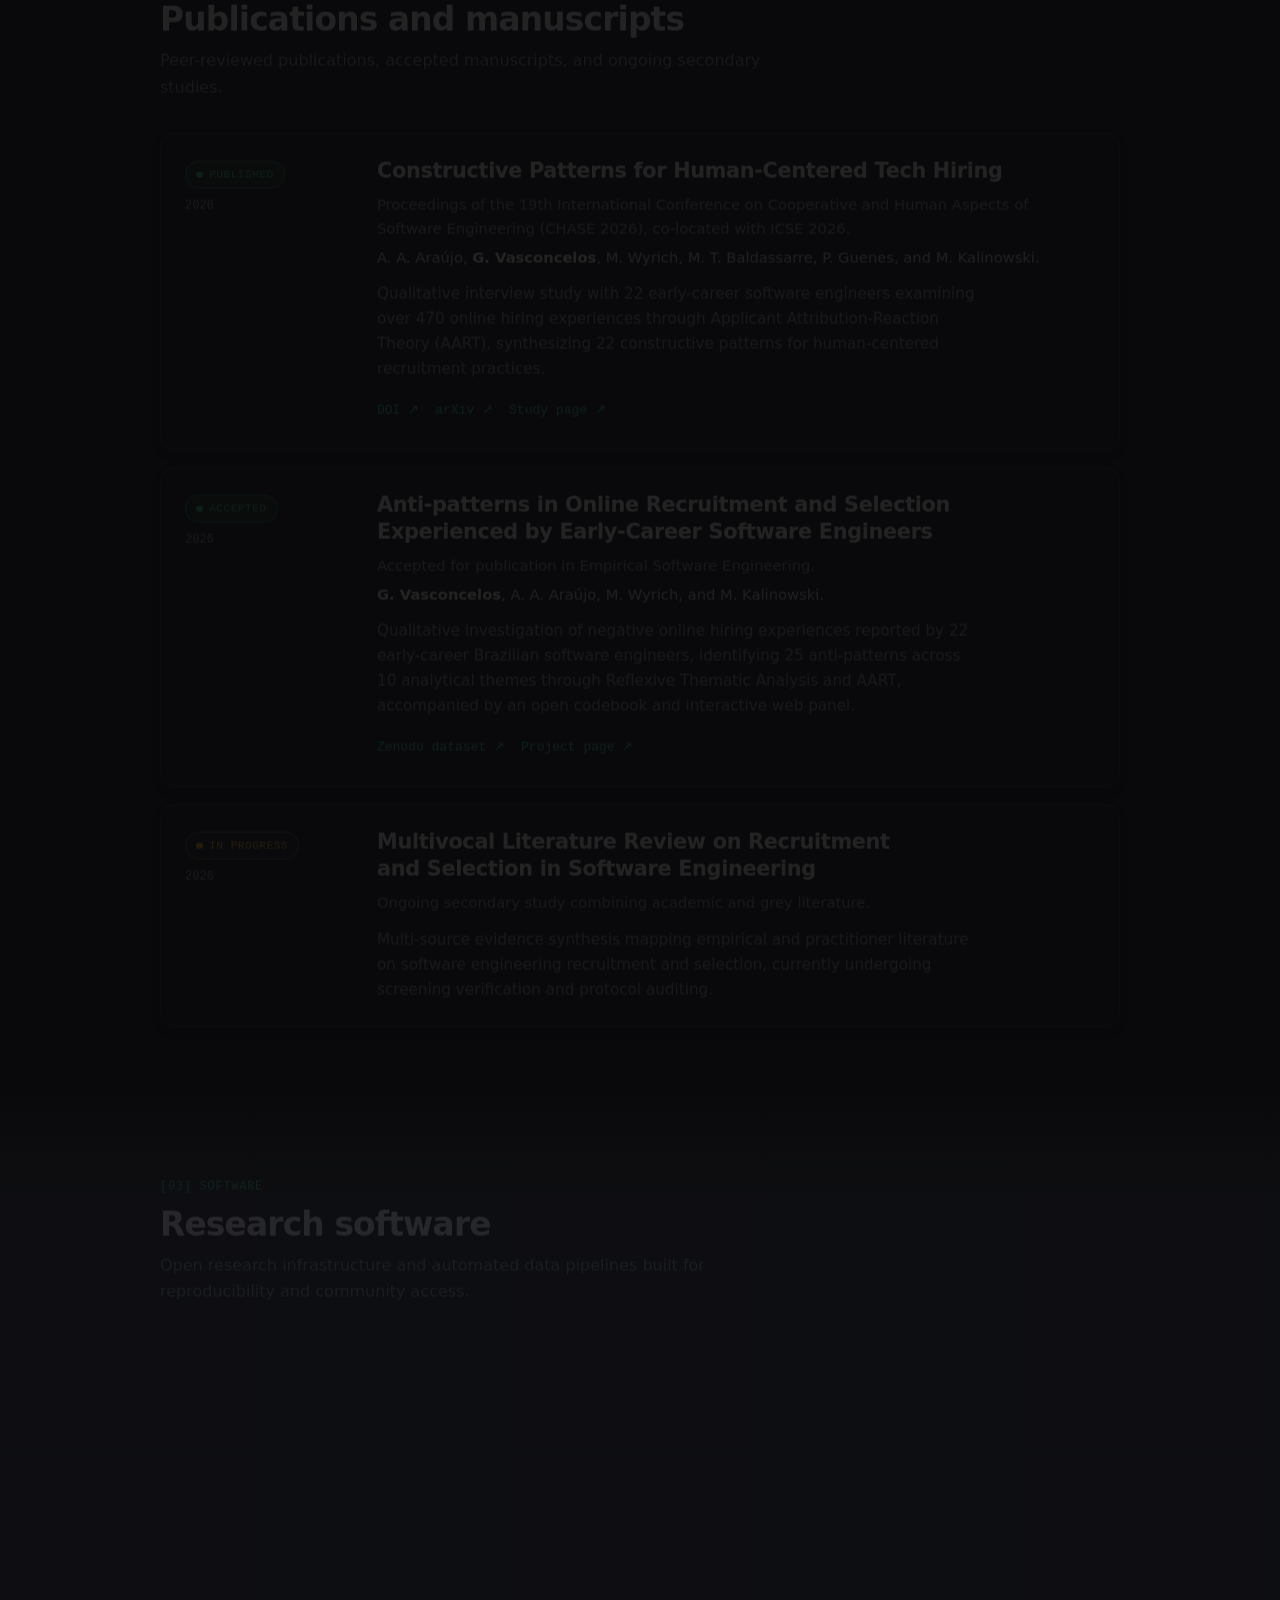
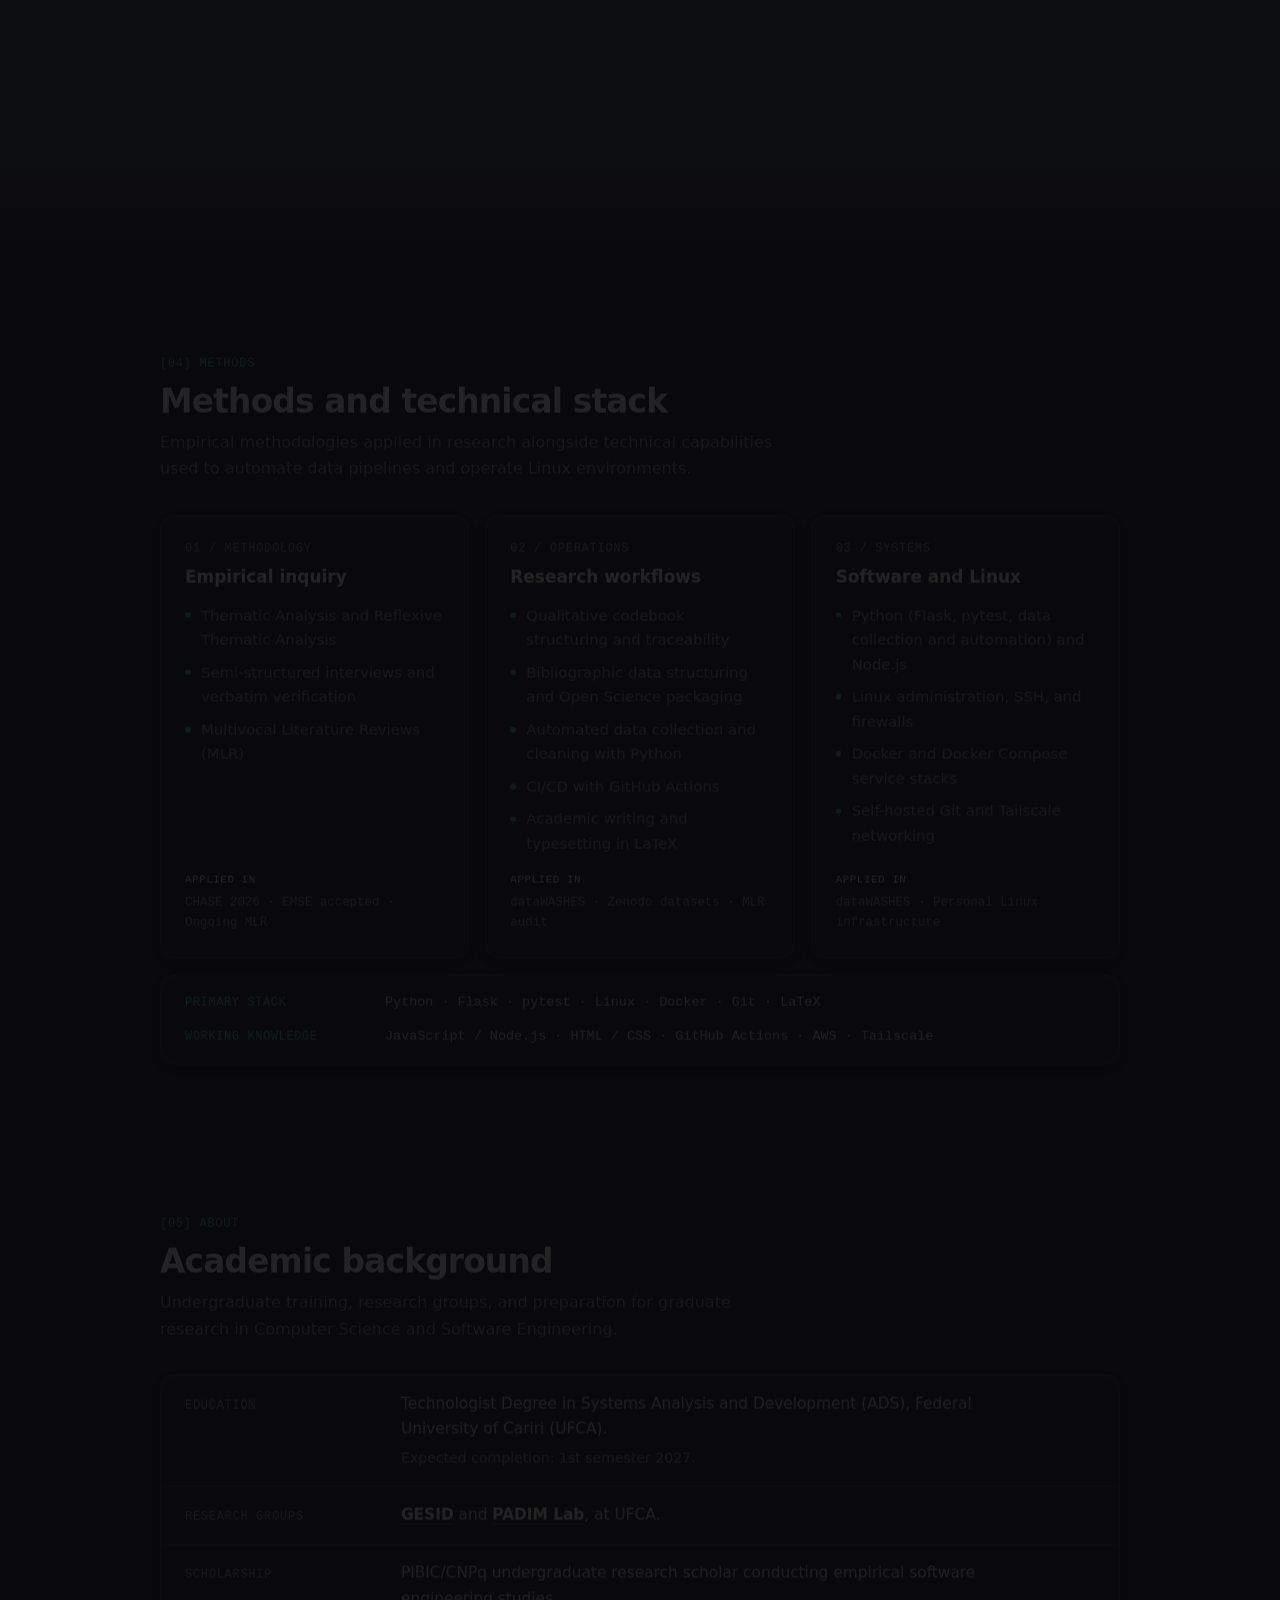
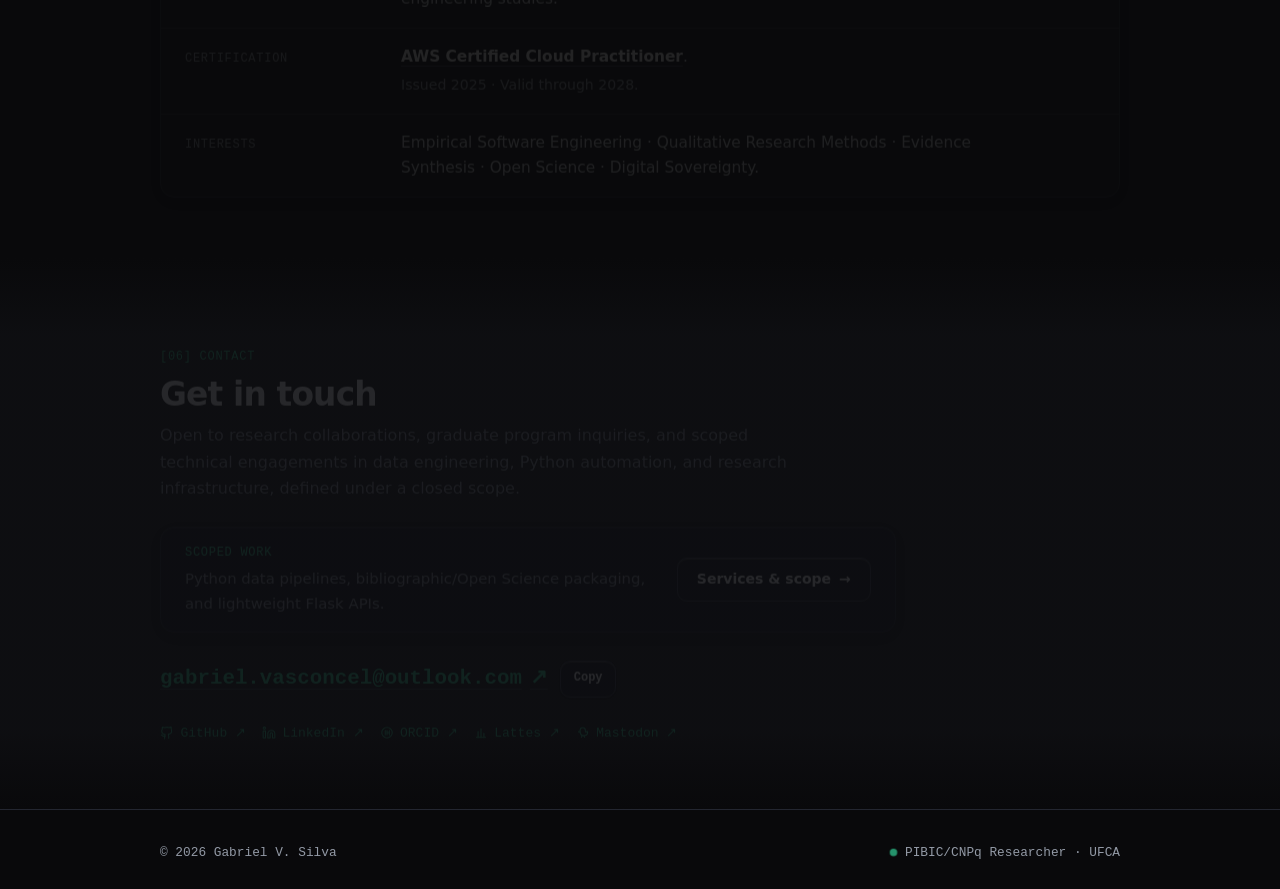
<file: engineering.html>
<!DOCTYPE html>
<html lang="en">

<head>
  <meta charset="UTF-8" />
  <meta name="viewport" content="width=device-width, initial-scale=1.0" />
  <meta http-equiv="refresh" content="0; url=index.html" />
  <meta name="robots" content="noindex" />
  <link rel="canonical" href="https://vasconcel.github.io/" />
  <title>Redirecting — Gabriel V. Silva</title>
</head>

<body>
  <p>
    This page has moved to the
    <a href="index.html">main portfolio</a>.
  </p>
</body>

</html>
</file>
<file: assets/styles.css>
/* ==========================================================================
   Gabriel V. Silva | Empirical Software Engineering
   Design System: Modern AI-Era Research & Precision Engineering
   ========================================================================== */

/* ==========================================================================
   01. CSS RESET / NORMALIZE
   ========================================================================== */
*,
*::before,
*::after {
  box-sizing: border-box;
}

html {
  -webkit-text-size-adjust: 100%;
  text-size-adjust: 100%;
  scroll-behavior: smooth;
}

body {
  margin: 0;
  min-height: 100dvh;
  overflow-x: clip;
}

h1,
h2,
h3,
p,
ul,
ol,
dl,
dd,
figure {
  margin: 0;
  padding: 0;
}

ul,
ol {
  list-style: none;
}

img,
svg {
  display: block;
  max-width: 100%;
}

img {
  height: auto;
}

button {
  font: inherit;
  color: inherit;
}

/* ==========================================================================
   02. DESIGN TOKENS (:root)
   ========================================================================== */
:root {
  color-scheme: dark;

  /* Colors */
  --color-bg: #09090b;
  --color-surface: #111216;
  --color-surface-elevated: #171920;
  --color-heading-top: #ffffff;
  --color-heading-bottom: #b4bac4;
  --color-text: #d4d8df;
  --color-muted: #939aa6;
  --color-border: #232630;
  --color-border-strong: #373c4b;
  --color-border-accent: rgba(52, 211, 153, 0.34);
  --color-grid: rgba(255, 255, 255, 0.028);
  --color-accent: #34d399;
  --color-accent-hover: #6ee7b7;
  --color-accent-soft: rgba(52, 211, 153, 0.11);
  --color-btn-bg: #10b981;
  --color-btn-bg-hover: #34d399;
  --color-btn-fg: #04130d;
  --color-status-ok: #34d399;
  --color-status-warn: #fbbf24;
  --color-ambient: rgba(16, 185, 129, 0.09);
  --color-band: rgba(17, 18, 22, 0.55);
  --color-band-fade: rgba(17, 18, 22, 0);
  --color-surface-glass: rgba(17, 18, 22, 0.82);

  /* Typography */
  --font-sans: "Inter", "SF Pro Text", system-ui, -apple-system, "Segoe UI", Roboto, "Helvetica Neue", Arial, sans-serif;
  --font-mono: "JetBrains Mono", "SF Mono", ui-monospace, "Cascadia Code", Menlo, Consolas, monospace;
  --font-size-base: 1rem;
  --font-size-sm: 0.875rem;
  --font-size-xs: 0.75rem;
  --font-size-hero: clamp(2.25rem, 6.5vw, 3.5rem);
  --font-size-h2: clamp(1.5rem, 3.5vw, 2.05rem);
  --line-height-body: 1.65;
  --line-height-tight: 1.1;

  /* Layout */
  --container-width: 64rem;
  --measure: 62ch;
  --page-gutter: clamp(1rem, 4vw, 2rem);
  --nav-offset: 6.5rem;

  /* Spacing */
  --space-1: 0.25rem;
  --space-2: 0.5rem;
  --space-3: 0.75rem;
  --space-4: 1rem;
  --space-5: 1.5rem;
  --space-6: 2rem;
  --space-8: 3rem;
  --space-12: 4.5rem;

  /* Borders, Radius & Motion */
  --radius-sm: 0.375rem;
  --radius-md: 0.625rem;
  --radius-lg: 0.875rem;
  --radius-pill: 9999px;
  --shadow-card: inset 0 1px 0 rgba(255, 255, 255, 0.045), 0 4px 18px rgba(0, 0, 0, 0.28);
  --shadow-card-hover: inset 0 1px 0 rgba(255, 255, 255, 0.07), 0 10px 28px rgba(0, 0, 0, 0.38);
  --shadow-btn: inset 0 1px 0 rgba(255, 255, 255, 0.16), 0 1px 2px rgba(0, 0, 0, 0.3);
  --portrait-filter: brightness(0.94) contrast(1.03);
  --transition-base: 180ms cubic-bezier(0.2, 0, 0, 1);
}

:root[data-theme="light"] {
  color-scheme: light;

  --color-bg: #fafafa;
  --color-surface: #ffffff;
  --color-surface-elevated: #f2f4f7;
  --color-heading-top: #0c0e12;
  --color-heading-bottom: #2d333f;
  --color-text: #1c2028;
  --color-muted: #525866;
  --color-border: #e2e5ea;
  --color-border-strong: #c4c9d4;
  --color-border-accent: rgba(4, 120, 87, 0.3);
  --color-grid: rgba(17, 19, 24, 0.032);
  --color-accent: #047857;
  --color-accent-hover: #065f46;
  --color-accent-soft: rgba(4, 120, 87, 0.09);
  --color-btn-bg: #047857;
  --color-btn-bg-hover: #065f46;
  --color-btn-fg: #ffffff;
  --color-status-ok: #047857;
  --color-status-warn: #92400e;
  --color-ambient: rgba(4, 120, 87, 0.06);
  --color-band: rgba(242, 244, 247, 0.7);
  --color-band-fade: rgba(242, 244, 247, 0);
  --color-surface-glass: rgba(255, 255, 255, 0.82);
  --shadow-card: 0 1px 3px rgba(17, 19, 24, 0.06), 0 1px 2px rgba(17, 19, 24, 0.04);
  --shadow-card-hover: 0 8px 22px rgba(17, 19, 24, 0.08), 0 2px 6px rgba(17, 19, 24, 0.04);
  --shadow-btn: 0 1px 2px rgba(17, 19, 24, 0.08);
  --portrait-filter: none;
}

/* ==========================================================================
   03. BASE STYLES / GLOBAL TYPOGRAPHY
   ========================================================================== */
body {
  background-color: var(--color-bg);
  background-image: radial-gradient(ellipse 80% 440px at 50% 0, var(--color-ambient), transparent);
  background-repeat: no-repeat;
  color: var(--color-text);
  font-family: var(--font-sans);
  font-size: var(--font-size-base);
  line-height: var(--line-height-body);
  -webkit-font-smoothing: antialiased;
}

h1,
h2,
h3,
strong {
  color: var(--color-heading-top);
}

strong {
  font-weight: 600;
}

::selection {
  background: var(--color-btn-bg);
  color: var(--color-btn-fg);
}

a {
  color: var(--color-heading-top);
  text-decoration: underline;
  text-decoration-color: var(--color-border-strong);
  text-underline-offset: 0.24em;
  text-decoration-thickness: 1px;
  transition: color var(--transition-base), text-decoration-color var(--transition-base);
}

.kicker,
.section-kicker,
.project-tag,
.capability-index,
.project-role-label,
.fact-label,
.service-brief-kicker {
  font-family: var(--font-mono);
  font-size: var(--font-size-xs);
  font-weight: 500;
  letter-spacing: 0.06em;
  text-transform: uppercase;
  color: var(--color-muted);
}

/* ==========================================================================
   04. LAYOUT PRIMITIVES
   ========================================================================== */
.container {
  width: 100%;
  max-width: var(--container-width);
  margin-inline: auto;
  padding-inline: var(--page-gutter);
}

.section {
  padding-block: var(--space-8);
}

/* Plano tonal com bordas dissolvidas: nenhuma linha corta as seções */
#project,
#boundaries,
#contact {
  background-image: linear-gradient(
    to bottom,
    var(--color-band-fade) 0%,
    var(--color-band) 14%,
    var(--color-band) 86%,
    var(--color-band-fade) 100%
  );
}

html.has-reveal .reveal {
  opacity: 0;
  transform: translateY(12px);
  transition:
    opacity 480ms ease-out,
    transform 680ms cubic-bezier(0.22, 1, 0.36, 1);
}

html.has-reveal .reveal.is-visible {
  opacity: 1;
  transform: translateY(0);
}

section[id],
header[id] {
  scroll-margin-top: var(--nav-offset);
}

/* ==========================================================================
   05. SHARED COMPONENTS
   ========================================================================== */
.skip-link {
  position: absolute;
  left: var(--space-4);
  top: -5rem;
  z-index: 40;
  padding: var(--space-2) var(--space-4);
  border-radius: var(--radius-sm);
  background: var(--color-btn-bg);
  color: var(--color-btn-fg);
  font-family: var(--font-mono);
  font-size: var(--font-size-sm);
  font-weight: 600;
  text-decoration: none;
}

.btn {
  display: inline-flex;
  align-items: center;
  justify-content: center;
  gap: var(--space-2);
  min-height: 2.75rem;
  padding: 0.55rem 1.2rem;
  border: 1px solid var(--color-border-strong);
  border-radius: var(--radius-md);
  background: var(--color-surface);
  color: var(--color-heading-top);
  font-size: var(--font-size-sm);
  font-weight: 600;
  text-decoration: none;
  cursor: pointer;
  box-shadow: var(--shadow-btn);
  transition:
    background-color var(--transition-base),
    border-color var(--transition-base),
    color var(--transition-base),
    box-shadow var(--transition-base),
    transform var(--transition-base);
}

.btn--primary {
  background: var(--color-btn-bg);
  border-color: var(--color-btn-bg);
  color: var(--color-btn-fg);
}

.link-arrow {
  display: inline-flex;
  align-items: center;
  gap: var(--space-1);
  min-height: 2rem;
  font-family: var(--font-mono);
  font-size: 0.8125rem;
  font-weight: 500;
  color: var(--color-accent);
  text-decoration: none;
}

.status {
  display: inline-flex;
  align-items: center;
  gap: 0.4rem;
  padding: 0.22rem 0.65rem;
  border: 1px solid var(--color-border-strong);
  border-radius: var(--radius-pill);
  background: var(--color-surface-elevated);
  font-family: var(--font-mono);
  font-size: 0.7rem;
  font-weight: 500;
  letter-spacing: 0.04em;
  text-transform: uppercase;
  white-space: nowrap;
}

.status::before {
  content: "";
  width: 0.4rem;
  height: 0.4rem;
  border-radius: var(--radius-pill);
  background: currentColor;
}

.status--published,
.status--accepted {
  color: var(--color-status-ok);
  border-color: rgba(52, 211, 153, 0.35);
  background: var(--color-accent-soft);
}

.status--revision,
.status--progress {
  color: var(--color-status-warn);
  border-color: rgba(251, 191, 36, 0.35);
}

/* ==========================================================================
   06. HEADER / NAVIGATION
   ========================================================================== */
.global-nav {
  position: sticky;
  top: 0;
  z-index: 30;
  border-bottom: 1px solid var(--color-border);
  background: var(--color-bg);
  transition: background-color var(--transition-base), border-color var(--transition-base);
}

.global-nav.is-scrolled {
  background: var(--color-surface);
  border-bottom-color: var(--color-border-strong);
}

@supports ((-webkit-backdrop-filter: blur(12px)) or (backdrop-filter: blur(12px))) {
  .global-nav.is-scrolled {
    background: var(--color-surface-glass);
    -webkit-backdrop-filter: blur(12px);
    backdrop-filter: blur(12px);
    border-bottom-color: var(--color-border);
  }
}

.nav-inner {
  display: flex;
  flex-wrap: wrap;
  align-items: center;
  justify-content: space-between;
  gap: var(--space-2) var(--space-4);
  padding-block: var(--space-3);
}

.nav-brand {
  order: 1;
  display: inline-flex;
  align-items: center;
  gap: var(--space-2);
  min-height: 2.5rem;
  color: var(--color-heading-top);
  text-decoration: none;
}

.nav-mark {
  display: inline-flex;
  color: var(--color-accent);
  transition: color var(--transition-base), transform var(--transition-base);
}

.nav-name {
  font-family: var(--font-mono);
  font-size: var(--font-size-sm);
  font-weight: 600;
  letter-spacing: -0.01em;
}

.nav-tools {
  order: 2;
  display: flex;
  align-items: center;
  gap: var(--space-2);
}

.lang-link,
.theme-toggle {
  display: inline-flex;
  align-items: center;
  justify-content: center;
  min-width: 2.35rem;
  min-height: 2.35rem;
  padding: 0 var(--space-2);
  border: 1px solid var(--color-border);
  border-radius: var(--radius-sm);
  background: var(--color-surface);
  color: var(--color-muted);
  font-family: var(--font-mono);
  font-size: var(--font-size-xs);
  text-decoration: none;
  cursor: pointer;
  transition: border-color var(--transition-base), color var(--transition-base), background-color var(--transition-base);
}

.nav-links {
  order: 3;
  display: flex;
  flex-wrap: wrap;
  gap: var(--space-1) var(--space-2);
  width: 100%;
  padding-top: var(--space-1);
}

.nav-links a {
  display: inline-flex;
  align-items: center;
  min-height: 2.15rem;
  padding-inline: var(--space-2);
  border-radius: var(--radius-sm);
  font-size: var(--font-size-sm);
  font-weight: 500;
  color: var(--color-muted);
  text-decoration: none;
  transition: color var(--transition-base), background-color var(--transition-base);
}

.nav-links a.nav-back {
  gap: 0.35rem;
  color: var(--color-text);
  border-right: 1px solid var(--color-border);
  padding-right: var(--space-3);
  margin-right: var(--space-1);
  border-radius: 0;
}

.nav-links a.is-active {
  background: var(--color-accent-soft);
  color: var(--color-accent);
}

/* ==========================================================================
   07. HERO SECTION
   ========================================================================== */
.hero {
  position: relative;
  overflow: hidden;
  padding-block: var(--space-8) var(--space-6);
}

.hero::before {
  content: "";
  position: absolute;
  inset: 0;
  z-index: -1;
  background-image:
    linear-gradient(to right, var(--color-grid) 1px, transparent 1px),
    linear-gradient(to bottom, var(--color-grid) 1px, transparent 1px);
  background-size: 3rem 3rem;
  -webkit-mask-image: radial-gradient(ellipse 75% 85% at 50% 25%, #000 10%, transparent 80%);
  mask-image: radial-gradient(ellipse 75% 85% at 50% 25%, #000 10%, transparent 80%);
  pointer-events: none;
}

.hero--services {
  padding-block: var(--space-8) var(--space-6);
}

.hero-grid {
  display: grid;
  gap: var(--space-6);
}

.hero-copy {
  min-width: 0;
}

.kicker {
  display: inline-block;
  margin-bottom: var(--space-3);
  padding: 0.22rem 0.7rem;
  border: 1px solid var(--color-border-strong);
  border-radius: var(--radius-pill);
  background: var(--color-surface);
  color: var(--color-accent);
}

.hero-title {
  font-size: var(--font-size-hero);
  font-weight: 700;
  line-height: var(--line-height-tight);
  letter-spacing: -0.035em;
  text-wrap: balance;
  background: linear-gradient(180deg, var(--color-heading-top) 35%, var(--color-heading-bottom) 100%);
  -webkit-background-clip: text;
  background-clip: text;
  color: transparent;
}

.hero-role {
  margin-top: var(--space-3);
  font-family: var(--font-mono);
  font-size: var(--font-size-sm);
  color: var(--color-muted);
}

.hero-statement {
  max-width: var(--measure);
  margin-top: var(--space-4);
  font-size: clamp(1.04rem, 2vw, 1.16rem);
  color: var(--color-text);
  text-wrap: pretty;
}

.hero-focus {
  display: flex;
  flex-wrap: wrap;
  gap: var(--space-2);
  margin-top: var(--space-5);
}

.hero-focus li {
  padding: 0.3rem 0.75rem;
  border: 1px solid var(--color-border);
  border-radius: var(--radius-pill);
  background: var(--color-surface);
  font-family: var(--font-mono);
  font-size: var(--font-size-xs);
  color: var(--color-muted);
  transition: border-color var(--transition-base), color var(--transition-base);
}

.hero-actions {
  display: flex;
  flex-wrap: wrap;
  align-items: center;
  gap: var(--space-3);
  margin-top: var(--space-5);
}

.hero-aside {
  display: grid;
  gap: var(--space-3);
  align-content: start;
  padding: var(--space-4);
  border: 1px solid var(--color-border);
  border-radius: var(--radius-lg);
  background: var(--color-surface);
  box-shadow: var(--shadow-card);
}

.portrait {
  max-width: 11.5rem;
}

.portrait-img {
  width: 100%;
  aspect-ratio: 1 / 1;
  object-fit: cover;
  border: 1px solid var(--color-border-strong);
  border-radius: var(--radius-md);
  background: var(--color-surface-elevated);
  filter: var(--portrait-filter);
}

.portrait-img.is-missing {
  visibility: hidden;
}

.portrait-caption {
  display: flex;
  flex-direction: column;
  gap: var(--space-1);
  margin-top: var(--space-3);
  font-family: var(--font-mono);
  font-size: var(--font-size-xs);
  letter-spacing: 0.04em;
  text-transform: uppercase;
  color: var(--color-muted);
}

.profile-links {
  display: grid;
  grid-template-columns: repeat(2, minmax(0, 1fr));
  gap: var(--space-1) var(--space-3);
  padding-top: var(--space-3);
  border-top: 1px solid var(--color-border);
  font-family: var(--font-mono);
  font-size: var(--font-size-xs);
}

.profile-links a {
  display: inline-flex;
  align-items: center;
  gap: 0.4rem;
  min-height: 2rem;
  text-decoration: none;
  color: var(--color-muted);
}

/* Card lateral de resumo técnico na página de serviços */
.service-brief {
  gap: var(--space-3);
}

.service-brief-kicker {
  color: var(--color-accent);
}

.service-brief-list {
  display: grid;
  gap: var(--space-3);
  padding-top: var(--space-2);
  border-top: 1px solid var(--color-border);
}

.service-brief-item {
  display: grid;
  gap: 0.15rem;
}

.service-brief-item dt {
  font-family: var(--font-mono);
  font-size: 0.7rem;
  letter-spacing: 0.05em;
  text-transform: uppercase;
  color: var(--color-muted);
}

.service-brief-item dd {
  font-size: 0.9rem;
  color: var(--color-heading-top);
}

.service-brief-links {
  display: flex;
  flex-direction: column;
  gap: var(--space-1);
  padding-top: var(--space-3);
  border-top: 1px solid var(--color-border);
}

/* Proof command bar */
.proof {
  padding-block: var(--space-4);
}

/* Transição de densidade suave entre a faixa de prova e [01] */
.proof + .section {
  padding-top: var(--space-6);
}

.proof-list {
  display: grid;
  gap: 1px;
  border: 1px solid var(--color-border);
  border-radius: var(--radius-lg);
  background: var(--color-border);
  box-shadow: var(--shadow-card);
  overflow: hidden;
}

.proof-list li {
  display: flex;
  flex-direction: column;
  gap: var(--space-2);
  padding: var(--space-4) var(--space-5);
  background: var(--color-surface);
  transition: background-color var(--transition-base);
}

.proof-list strong {
  font-family: var(--font-mono);
  font-size: var(--font-size-sm);
  letter-spacing: 0.01em;
}

.proof-list span {
  font-size: 0.91rem;
  line-height: 1.5;
  color: var(--color-muted);
}

.proof-list .link-arrow {
  margin-top: auto;
}

/* ==========================================================================
   08. MAIN CONTENT SECTIONS
   ========================================================================== */
.section-head {
  margin-bottom: var(--space-6);
}

.section-kicker {
  display: inline-block;
  margin-bottom: var(--space-2);
  color: var(--color-accent);
}

.section-title {
  font-size: var(--font-size-h2);
  font-weight: 700;
  line-height: 1.2;
  letter-spacing: -0.025em;
  text-wrap: balance;
}

.section-lead {
  max-width: var(--measure);
  margin-top: var(--space-2);
  color: var(--color-muted);
}

/* Approach index & process steps */
.research-index {
  display: grid;
  gap: var(--space-4);
  counter-reset: idx;
}

.research-index li {
  counter-increment: idx;
  padding: var(--space-5);
  border: 1px solid var(--color-border);
  border-radius: var(--radius-lg);
  background: var(--color-surface);
  box-shadow: var(--shadow-card);
  transition:
    border-color var(--transition-base),
    box-shadow var(--transition-base),
    transform var(--transition-base);
}

.research-index li::before {
  content: "0" counter(idx);
  display: inline-block;
  margin-bottom: var(--space-3);
  padding: 0.15rem 0.5rem;
  border-radius: var(--radius-sm);
  background: var(--color-accent-soft);
  font-family: var(--font-mono);
  font-size: var(--font-size-xs);
  font-weight: 600;
  color: var(--color-accent);
}

.index-title {
  font-size: 1.06rem;
  font-weight: 600;
  line-height: 1.3;
}

.index-text {
  max-width: var(--measure);
  margin-top: var(--space-2);
  font-size: 0.95rem;
  color: var(--color-muted);
}

/* Publications */
.publication-list {
  display: grid;
  gap: var(--space-4);
}

.publication {
  display: grid;
  gap: var(--space-3);
  padding: var(--space-5);
  border: 1px solid var(--color-border);
  border-radius: var(--radius-lg);
  background: var(--color-surface);
  box-shadow: var(--shadow-card);
  transition:
    border-color var(--transition-base),
    box-shadow var(--transition-base),
    transform var(--transition-base);
}

.pub-rail {
  display: flex;
  flex-wrap: wrap;
  align-items: center;
  gap: var(--space-2) var(--space-3);
}

.pub-main {
  min-width: 0;
}

.pub-year {
  font-family: var(--font-mono);
  font-size: var(--font-size-xs);
  font-variant-numeric: tabular-nums;
  color: var(--color-muted);
}

.pub-title {
  font-size: clamp(1.1rem, 2.5vw, 1.3rem);
  font-weight: 650;
  line-height: 1.3;
  letter-spacing: -0.015em;
  text-wrap: balance;
}

.pub-title a {
  text-decoration: none;
}

.pub-venue {
  margin-top: var(--space-2);
  font-size: 0.92rem;
  color: var(--color-muted);
}

.pub-authors {
  margin-top: var(--space-1);
  font-size: 0.92rem;
}

.pub-abstract {
  max-width: var(--measure);
  margin-top: var(--space-3);
  font-size: 0.95rem;
  color: var(--color-muted);
}

.entry-links {
  display: flex;
  flex-wrap: wrap;
  gap: var(--space-2) var(--space-4);
  margin-top: var(--space-3);
}

/* Methods & stack */
.tools-line {
  display: grid;
  gap: var(--space-3);
  margin-top: var(--space-4);
  padding: var(--space-4) var(--space-5);
  border: 1px solid var(--color-border);
  border-radius: var(--radius-lg);
  background: var(--color-surface);
  box-shadow: var(--shadow-card);
  font-family: var(--font-mono);
  font-size: 0.84rem;
  color: var(--color-text);
}

.tools-line p {
  display: grid;
  gap: var(--space-1);
}

.tools-line span {
  font-size: var(--font-size-xs);
  letter-spacing: 0.05em;
  text-transform: uppercase;
  color: var(--color-accent);
}

/* Background & boundaries facts */
.facts {
  border: 1px solid var(--color-border);
  border-radius: var(--radius-lg);
  background: var(--color-surface);
  box-shadow: var(--shadow-card);
  overflow: hidden;
}

.fact {
  display: grid;
  gap: var(--space-1);
  padding: var(--space-4) var(--space-5);
  border-bottom: 1px solid var(--color-border);
}

.fact:last-child {
  border-bottom: 0;
}

.fact-value {
  max-width: var(--measure);
  font-size: 0.96rem;
}

.facts--wide .fact-value {
  max-width: 72ch;
}

.fact-note {
  display: block;
  margin-top: var(--space-1);
  font-size: 0.88rem;
  color: var(--color-muted);
}

.fact-link {
  font-weight: 600;
}

/* Contact */
.section--contact .section-head {
  margin-bottom: var(--space-5);
}

.services-cta {
  display: flex;
  flex-wrap: wrap;
  align-items: center;
  justify-content: space-between;
  gap: var(--space-4);
  max-width: 46rem;
  margin-bottom: var(--space-5);
  padding: var(--space-4) var(--space-5);
  border: 1px solid var(--color-border);
  border-radius: var(--radius-lg);
  background: var(--color-surface);
  box-shadow: var(--shadow-card);
  transition: border-color var(--transition-base), box-shadow var(--transition-base);
}

.services-cta:hover {
  border-color: var(--color-border-strong);
}

.services-cta-copy {
  min-width: 0;
  flex: 1 1 18rem;
}

.services-cta-kicker {
  margin-bottom: var(--space-1);
  font-family: var(--font-mono);
  font-size: var(--font-size-xs);
  font-weight: 500;
  letter-spacing: 0.06em;
  text-transform: uppercase;
  color: var(--color-accent);
}

.services-cta-text {
  font-size: 0.93rem;
  color: var(--color-muted);
}

.email-row {
  display: flex;
  flex-wrap: wrap;
  align-items: center;
  gap: var(--space-3);
}

.btn--copy {
  min-height: 2.35rem;
  padding: 0.35rem 0.8rem;
  font-family: var(--font-mono);
  font-size: var(--font-size-xs);
}

.btn--copy.is-copied {
  border-color: var(--color-accent);
  background: var(--color-accent-soft);
  color: var(--color-accent);
}

.sr-only {
  position: absolute;
  width: 1px;
  height: 1px;
  padding: 0;
  margin: -1px;
  overflow: hidden;
  clip: rect(0, 0, 0, 0);
  white-space: nowrap;
  border: 0;
}

.email-link {
  display: inline-flex;
  align-items: center;
  gap: var(--space-2);
  min-height: 2.75rem;
  font-family: var(--font-mono);
  font-size: clamp(1rem, 3.5vw, 1.3rem);
  font-weight: 600;
  color: var(--color-accent);
  overflow-wrap: anywhere;
}

.closing-links {
  display: flex;
  flex-wrap: wrap;
  gap: var(--space-2) var(--space-4);
  margin-top: var(--space-4);
}

.closing-links .link-arrow {
  gap: 0.4rem;
}

/* ==========================================================================
   09. CARDS / PROJECT & SERVICES COMPONENTS
   ========================================================================== */
.project {
  border: 1px solid var(--color-border);
  border-radius: var(--radius-lg);
  background: var(--color-surface);
  box-shadow: var(--shadow-card);
  overflow: hidden;
  transition: border-color var(--transition-base), box-shadow var(--transition-base);
}

.project + .project {
  margin-top: var(--space-5);
}

.project-masthead {
  display: grid;
  gap: var(--space-3);
  padding: var(--space-5);
  border-bottom: 1px solid var(--color-border);
  background: var(--color-surface-elevated);
}

.project-tag {
  margin-bottom: var(--space-1);
  color: var(--color-accent);
}

.project-name {
  font-size: clamp(1.25rem, 3vw, 1.55rem);
  font-weight: 700;
  line-height: 1.25;
  letter-spacing: -0.02em;
}

.project-repo {
  margin-top: var(--space-1);
  font-family: var(--font-mono);
  font-size: 0.8rem;
  color: var(--color-muted);
}

.project-actions {
  display: flex;
  flex-wrap: wrap;
  align-items: flex-start;
  gap: var(--space-2);
}

.project-actions .link-arrow {
  gap: 0.4rem;
  padding: 0.32rem 0.7rem;
  border: 1px solid var(--color-border);
  border-radius: var(--radius-sm);
  background: var(--color-surface);
  transition: border-color var(--transition-base), background-color var(--transition-base), color var(--transition-base);
}

.project-body {
  padding: var(--space-5);
}

.project-lede {
  max-width: var(--measure);
}

.project-attribution {
  max-width: var(--measure);
  margin-top: var(--space-3);
  font-family: var(--font-mono);
  font-size: var(--font-size-xs);
  color: var(--color-muted);
}

.project-stats {
  display: grid;
  grid-template-columns: repeat(2, minmax(0, 1fr));
  gap: var(--space-4);
  padding: var(--space-4) var(--space-5);
  border-top: 1px solid var(--color-border);
  background: var(--color-surface-elevated);
}

.stat {
  display: flex;
  flex-direction: column-reverse;
}

.stat dt {
  font-family: var(--font-mono);
  font-size: 0.7rem;
  letter-spacing: 0.05em;
  text-transform: uppercase;
  color: var(--color-muted);
}

.stat dd {
  font-family: var(--font-mono);
  font-size: 1.4rem;
  font-weight: 700;
  font-variant-numeric: tabular-nums;
  line-height: 1.2;
  color: var(--color-heading-top);
}

.project-role {
  padding: var(--space-4) var(--space-5) var(--space-5);
  border-top: 1px solid var(--color-border);
}

.project-role-label {
  margin-bottom: var(--space-2);
  color: var(--color-heading-top);
}

.project-role-text {
  max-width: var(--measure);
  font-size: 0.95rem;
  color: var(--color-muted);
}

/* Capability & offer bento cards */
.capability-list {
  display: grid;
  gap: var(--space-4);
}

.capability {
  display: flex;
  flex-direction: column;
  padding: var(--space-5);
  border: 1px solid var(--color-border);
  border-radius: var(--radius-lg);
  background: var(--color-surface);
  box-shadow: var(--shadow-card);
  transition:
    border-color var(--transition-base),
    box-shadow var(--transition-base),
    transform var(--transition-base);
}

.capability-title {
  margin-top: var(--space-1);
  font-size: 1.06rem;
  font-weight: 650;
}

.capability-items {
  display: grid;
  gap: var(--space-2);
  margin-top: var(--space-3);
}

.capability-items li {
  position: relative;
  padding-left: 1rem;
  font-size: 0.93rem;
  color: var(--color-muted);
}

.capability-items li::before {
  content: "";
  position: absolute;
  left: 0;
  top: 0.62em;
  width: 0.35rem;
  height: 0.35rem;
  border-radius: var(--radius-pill);
  background: var(--color-accent);
}

.capability-evidence {
  margin-top: auto;
  padding-top: var(--space-4);
  font-family: var(--font-mono);
  font-size: 0.78rem;
  color: var(--color-muted);
}

.capability-evidence span {
  display: block;
  margin-bottom: 0.15rem;
  font-size: 0.68rem;
  letter-spacing: 0.05em;
  text-transform: uppercase;
  color: var(--color-heading-top);
}

/* Offer card extensions (/services/) */
.offer-card {
  gap: var(--space-4);
}

.offer-sublabel {
  display: block;
  margin-bottom: 0.35rem;
  font-family: var(--font-mono);
  font-size: 0.68rem;
  font-weight: 500;
  letter-spacing: 0.05em;
  text-transform: uppercase;
  color: var(--color-heading-top);
}

.offer-target {
  font-size: 0.92rem;
  line-height: 1.55;
  color: var(--color-muted);
}

.offer-deliverables .capability-items {
  margin-top: 0;
}

.offer-meta {
  display: grid;
  gap: var(--space-3);
  margin-top: auto;
  padding-top: var(--space-4);
  border-top: 1px solid var(--color-border);
}

.offer-timeline {
  font-family: var(--font-mono);
  font-size: 0.82rem;
  color: var(--color-text);
}

.offer-timeline span {
  display: block;
  margin-bottom: 0.15rem;
  font-size: 0.68rem;
  letter-spacing: 0.05em;
  text-transform: uppercase;
  color: var(--color-muted);
}

.offer-meta .capability-evidence {
  margin-top: 0;
  padding-top: 0;
}

/* ==========================================================================
   10. FOOTER
   ========================================================================== */
.site-footer {
  padding-block: var(--space-6);
  border-top: 1px solid var(--color-border);
  font-family: var(--font-mono);
  font-size: 0.8rem;
  color: var(--color-muted);
}

.footer-inner {
  display: flex;
  flex-wrap: wrap;
  justify-content: space-between;
  gap: var(--space-2) var(--space-5);
}

.footer-status {
  display: inline-flex;
  align-items: center;
  gap: var(--space-2);
}

@keyframes status-pulse {
  0%,
  100% {
    opacity: 0.6;
    transform: scale(1);
  }

  50% {
    opacity: 1;
    transform: scale(1.3);
    box-shadow: 0 0 0 3px var(--color-accent-soft);
  }
}

.footer-status span {
  width: 0.45rem;
  height: 0.45rem;
  border-radius: var(--radius-pill);
  background: var(--color-status-ok);
  animation: status-pulse 2.4s ease-in-out infinite;
}

/* ==========================================================================
   11. INTERACTIVE STATES (:hover, :focus-visible, :active)
   ========================================================================== */
:focus-visible {
  outline: 2px solid var(--color-accent);
  outline-offset: 3px;
}

.skip-link:focus {
  top: var(--space-3);
}

a:hover {
  color: var(--color-accent);
  text-decoration-color: var(--color-accent);
}

.nav-brand:hover {
  color: var(--color-heading-top);
}

.nav-brand:hover .nav-mark {
  color: var(--color-accent-hover);
  transform: scale(1.04);
}

.nav-links a:hover {
  color: var(--color-heading-top);
  background: var(--color-surface-elevated);
}

.nav-links a.nav-back:hover {
  color: var(--color-accent);
  background: transparent;
}

.nav-links a.is-active:hover {
  color: var(--color-accent);
  background: var(--color-accent-soft);
}

.lang-link:hover,
.theme-toggle:hover {
  color: var(--color-heading-top);
  border-color: var(--color-border-strong);
  background: var(--color-surface-elevated);
}

.hero-focus li:hover {
  border-color: var(--color-border-strong);
  color: var(--color-text);
}

.btn:hover {
  background: var(--color-surface-elevated);
  border-color: var(--color-accent);
  color: var(--color-heading-top);
  transform: translateY(-1px);
}

.btn--primary:hover {
  background: var(--color-btn-bg-hover);
  border-color: var(--color-btn-bg-hover);
  color: var(--color-btn-fg);
  box-shadow: 0 6px 20px var(--color-accent-soft), var(--shadow-btn);
}

.btn--copy.is-copied:hover {
  border-color: var(--color-accent);
  background: var(--color-accent-soft);
  color: var(--color-accent);
}

.btn:active,
.lang-link:active,
.theme-toggle:active {
  transform: translateY(0);
}

.link-arrow:hover {
  color: var(--color-accent-hover);
  text-decoration: underline;
}

.project-actions .link-arrow:hover {
  border-color: var(--color-accent);
  background: var(--color-surface-elevated);
  text-decoration: none;
}

.profile-links a:hover {
  color: var(--color-accent);
}

.pub-title a:hover {
  color: var(--color-accent);
  text-decoration: underline;
}

.email-link:hover {
  color: var(--color-accent-hover);
}

.proof-list li:hover {
  background: var(--color-surface-elevated);
}

.project:hover {
  border-color: var(--color-border-strong);
  box-shadow: var(--shadow-card-hover);
}

.research-index li:hover,
.publication:hover,
.capability:hover {
  border-color: var(--color-border-accent);
  box-shadow: var(--shadow-card-hover);
  transform: translateY(-2px);
}

/* ==========================================================================
   12. RESPONSIVE DESIGN / MEDIA QUERIES (Mobile-First)
   ========================================================================== */
@media (max-width: 47.99rem) {
  .nav-links a.nav-back {
    border-right: 0;
    padding-right: var(--space-2);
    margin-right: 0;
  }
}

@media (min-width: 40rem) {
  .project-masthead {
    grid-template-columns: minmax(0, 1fr) auto;
    align-items: start;
  }

  .project-stats {
    grid-template-columns: repeat(4, minmax(0, 1fr));
  }

  .tools-line p {
    grid-template-columns: 11.5rem minmax(0, 1fr);
    gap: var(--space-4);
    align-items: baseline;
  }
}

@media (min-width: 48rem) {
  :root {
    --nav-offset: 5rem;
  }

  .nav-links {
    order: 2;
    width: auto;
    padding-top: 0;
  }

  .nav-tools {
    order: 3;
  }

  .hero {
    padding-block: var(--space-12) var(--space-8);
  }

  .hero-grid {
    grid-template-columns: minmax(0, 1fr) 15.5rem;
    align-items: start;
    gap: var(--space-8);
  }

  .hero--services .hero-grid {
    grid-template-columns: minmax(0, 1fr) 17.5rem;
  }

  .portrait {
    max-width: 100%;
  }

  .publication {
    grid-template-columns: 10.5rem minmax(0, 1fr);
    gap: var(--space-5);
    align-items: start;
  }

  .pub-rail {
    flex-direction: column;
    align-items: flex-start;
    gap: var(--space-2);
    padding-top: 0.2rem;
  }

  .fact {
    grid-template-columns: 12rem minmax(0, 1fr);
    gap: var(--space-5);
    align-items: baseline;
  }
}

@media (min-width: 56rem) {
  .proof-list {
    grid-template-columns: repeat(3, minmax(0, 1fr));
  }

  .research-index {
    grid-template-columns: repeat(3, minmax(0, 1fr));
  }

  .capability-list {
    grid-template-columns: repeat(3, minmax(0, 1fr));
  }

  .project {
    display: grid;
    grid-template-columns: minmax(0, 1.15fr) minmax(0, 1fr);
  }

  .project-masthead {
    grid-column: 1 / -1;
    grid-row: 1;
  }

  .project-stats {
    grid-column: 1 / -1;
    grid-row: 2;
    border-top: 0;
    border-bottom: 1px solid var(--color-border);
  }

  .project-body {
    grid-column: 1;
    grid-row: 3;
  }

  .project-role {
    grid-column: 2;
    grid-row: 3;
    padding: var(--space-5);
    border-top: 0;
    border-left: 1px solid var(--color-border);
  }
}

@media (min-width: 64rem) {
  .section {
    padding-block: var(--space-12);
  }
}

/* ==========================================================================
   13. ACCESSIBILITY PREFERENCES / REDUCED MOTION
   ========================================================================== */
@media (prefers-reduced-motion: reduce) {
  html {
    scroll-behavior: auto;
  }

  *,
  *::before,
  *::after {
    transition-duration: 0.01ms;
    animation-duration: 0.01ms;
  }

  .btn:hover,
  .nav-brand:hover .nav-mark,
  .research-index li:hover,
  .publication:hover,
  .capability:hover {
    transform: none;
  }

  .footer-status span {
    animation: none;
    transform: none;
  }

  html.has-reveal .reveal {
    opacity: 1;
    transform: none;
    transition: none;
  }
}

@media (forced-colors: active) {
  .hero-title {
    background: none;
    color: CanvasText;
    -webkit-text-fill-color: CanvasText;
  }

  .btn,
  .nav-mark,
  .theme-toggle,
  .lang-link,
  .status,
  .services-cta,
  .hero-aside,
  .proof-list,
  .project,
  .publication,
  .capability,
  .research-index li,
  .facts {
    border: 1px solid ButtonText;
  }
}

@media print {
  :root,
  :root[data-theme="light"] {
    --color-bg: #ffffff;
    --color-surface: #ffffff;
    --color-surface-elevated: #ffffff;
    --color-heading-top: #000000;
    --color-heading-bottom: #000000;
    --color-text: #000000;
    --color-muted: #333333;
    --color-border: #999999;
    --color-border-strong: #666666;
    --color-border-accent: #666666;
    --color-accent: #000000;
    --color-accent-hover: #000000;
    --color-btn-bg: #000000;
    --color-btn-fg: #ffffff;
    --color-status-ok: #000000;
    --color-status-warn: #000000;
    --color-band: transparent;
    --color-band-fade: transparent;
  }

  body {
    background-image: none;
    font-size: 10.5pt;
  }

  .hero::before,
  .global-nav,
  .skip-link,
  .hero-actions,
  .services-cta,
  .btn--copy,
  .theme-toggle,
  .lang-link {
    display: none;
  }

  .hero-title {
    background: none;
    color: #000000;
    -webkit-text-fill-color: #000000;
  }

  .section {
    padding-block: 1.25rem;
  }

  .project {
    display: block;
  }

  .project,
  .publication,
  .capability,
  .research-index li {
    break-inside: avoid;
    box-shadow: none;
  }

  .entry-links a::after,
  .project-actions a::after {
    content: " (" attr(href) ")";
    font-size: 0.75rem;
  }
}
</file>
